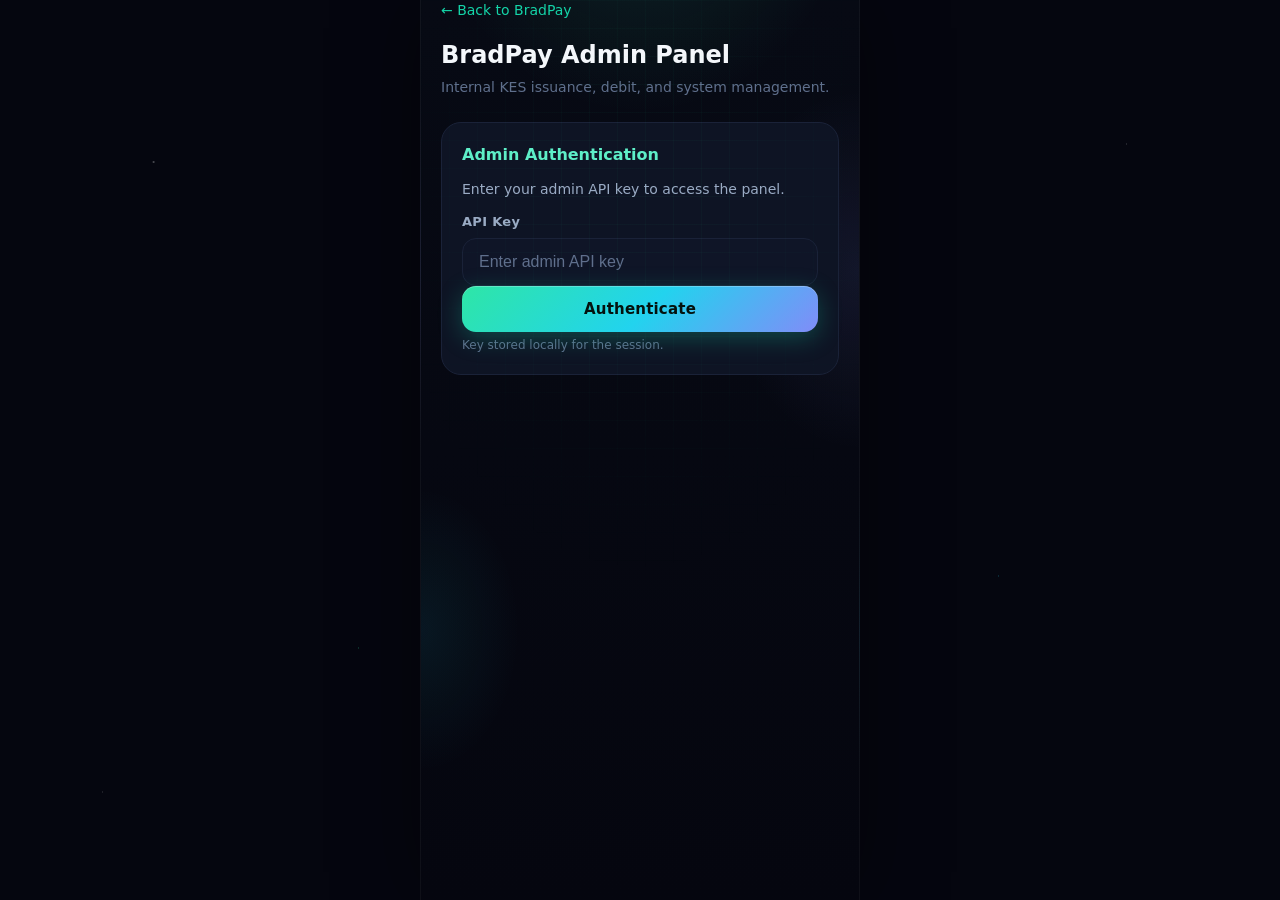
<file: admin.html>
<!DOCTYPE html>
<html lang="en">
<head>
  <meta charset="UTF-8" />
  <meta name="viewport" content="width=device-width, initial-scale=1.0, maximum-scale=1.0, user-scalable=no" />
  <meta name="theme-color" content="#0f172a" />
  <title>BradPay Admin</title>
  <link rel="stylesheet" href="/css/style.css" />
  <style>
    .admin-page { max-width: 720px; margin: 0 auto; padding: 20px; }
    .admin-page h1 { font-size: 24px; margin-bottom: 4px; }
    .admin-page .subtitle { color: var(--text3); font-size: 14px; margin-bottom: 24px; }
    .admin-page .back-link { display: inline-block; margin-bottom: 16px; color: var(--primary); text-decoration: none; font-size: 14px; }
    .admin-page .back-link:hover { text-decoration: underline; }
    .card { background: var(--bg2); border-radius: var(--radius); padding: 20px; margin-bottom: 16px; border: 1px solid var(--bg3); }
    .card h3 { font-size: 16px; margin-bottom: 12px; color: var(--primary-light); }
    .result-box { background: rgba(59,130,246,0.1); border: 1px solid rgba(59,130,246,0.3); border-radius: var(--radius-sm); padding: 16px; margin-top: 12px; font-size: 14px; white-space: pre-wrap; word-break: break-all; }
    .result-box.error { background: rgba(239,68,68,0.1); border-color: rgba(239,68,68,0.3); }
    .result-box.success { background: rgba(34,197,94,0.1); border-color: rgba(34,197,94,0.3); }
    .hidden { display: none; }
    .status-badge { display: inline-block; padding: 2px 8px; border-radius: 4px; font-size: 12px; font-weight: 600; }
    .status-badge.online { background: rgba(34,197,94,0.2); color: var(--success); }
    .status-badge.warning { background: rgba(245,158,11,0.2); color: var(--warning); }
    .status-badge.danger { background: rgba(239,68,68,0.2); color: var(--danger); }
    .key-hint { color: var(--text3); font-size: 12px; margin-top: 4px; }
    .tab-bar { display: flex; gap: 4px; margin-bottom: 20px; flex-wrap: wrap; }
    .tab { padding: 8px 16px; border-radius: var(--radius-sm); cursor: pointer; font-size: 14px; background: var(--bg2); color: var(--text2); border: 1px solid transparent; }
    .tab.active { background: var(--primary); color: #fff; border-color: var(--primary); }
    .tab:hover { border-color: var(--primary); }
    .stat-grid { display: grid; grid-template-columns: 1fr 1fr 1fr; gap: 12px; margin-bottom: 16px; }
    .stat-box { background: var(--bg2); border-radius: var(--radius-sm); padding: 16px; text-align: center; border: 1px solid var(--bg3); }
    .stat-value { font-size: 22px; font-weight: 700; color: var(--text); }
    .stat-label { font-size: 12px; color: var(--text3); margin-top: 4px; }
    .event-item, .flag-item { display: flex; justify-content: space-between; padding: 10px 0; border-bottom: 1px solid var(--bg3); font-size: 13px; }
    .event-item:last-child, .flag-item:last-child { border: none; }
    .event-type { color: var(--text2); font-size: 12px; }
    .event-severity { font-size: 11px; padding: 2px 6px; border-radius: 4px; font-weight: 600; }
    .sev-high { background: rgba(239,68,68,0.2); color: var(--danger); }
    .sev-medium { background: rgba(245,158,11,0.2); color: var(--warning); }
    .sev-low { background: rgba(59,130,246,0.2); color: var(--primary-light); }
    .sev-info { background: rgba(148,163,184,0.2); color: var(--text2); }
    .flag-score { font-weight: 700; }
    .flag-score.high { color: var(--danger); }
    .flag-score.medium { color: var(--warning); }
    .flag-actions { display: flex; gap: 6px; margin-top: 6px; }
    .flag-actions button { padding: 4px 10px; font-size: 12px; border: none; border-radius: 4px; cursor: pointer; font-weight: 600; }
    .btn-approve { background: rgba(34,197,94,0.2); color: var(--success); }
    .btn-block { background: rgba(239,68,68,0.2); color: var(--danger); }
    .modal-overlay { position: fixed; inset: 0; background: rgba(0,0,0,0.6); display: flex; align-items: center; justify-content: center; z-index: 100; }
    .modal { background: var(--bg2); border-radius: var(--radius); padding: 24px; max-width: 400px; width: 90%; }
    .modal h3 { margin-bottom: 12px; }
    .modal-actions { display: flex; gap: 8px; margin-top: 16px; justify-content: flex-end; }
    .switch { position: relative; display: inline-block; width: 44px; height: 24px; }
    .switch input { opacity: 0; width: 0; height: 0; }
    .slider { position: absolute; cursor: pointer; inset: 0; background: var(--bg3); transition: .3s; border-radius: 24px; }
    .slider:before { content: ""; position: absolute; height: 18px; width: 18px; left: 3px; bottom: 3px; background: #fff; transition: .3s; border-radius: 50%; }
    input:checked + .slider { background: var(--primary); }
    input:checked + .slider:before { transform: translateX(20px); }
  </style>
</head>
<body>
  <div class="admin-page" id="app">
    <a href="/" class="back-link">← Back to BradPay</a>
    <h1>BradPay Admin Panel</h1>
    <p class="subtitle">Internal KES issuance, debit, and system management.</p>

    <!-- Login -->
    <div id="admin-login">
      <div class="card">
        <h3>Admin Authentication</h3>
        <p style="color:var(--text2);font-size:14px;margin-bottom:12px;">Enter your admin API key to access the panel.</p>
        <div class="form-group">
          <label>API Key</label>
          <input type="password" id="admin-api-key" placeholder="Enter admin API key" autocomplete="off" />
        </div>
        <button class="btn btn-primary btn-full" id="admin-login-submit">Authenticate</button>
        <div class="key-hint">Key stored locally for the session.</div>
        <div id="admin-login-error" style="color:var(--danger);font-size:14px;margin-top:8px;display:none;"></div>
      </div>
    </div>

    <!-- Panel -->
    <div id="admin-panel" class="hidden">
      <div style="display:flex;justify-content:space-between;align-items:center;margin-bottom:16px;">
        <span class="status-badge online" id="admin-status-badge">Authenticated</span>
        <button class="btn btn-ghost btn-sm" id="admin-logout">Lock Panel</button>
      </div>

      <div class="tab-bar">
        <div class="tab active" data-tab="tab-issuance">Issuance</div>
        <div class="tab" data-tab="tab-security">BradSec</div>
      </div>

      <div id="tab-issuance" class="tab-panel">
        <div class="card">
          <h3>Credit User (Deposit KES)</h3>
          <p style="color:var(--text2);font-size:14px;margin-bottom:12px;">Add KES to a user's balance. This is internal issuance — not backed by M-PESA.</p>
          <div class="form-group">
            <label>User UID (Firebase UID)</label>
            <input type="text" id="credit-uid" placeholder="Firebase UID" autocomplete="off" />
          </div>
          <div class="form-group">
            <label>Amount (KES)</label>
            <input type="number" id="credit-amount" placeholder="e.g. 1000" min="1" step="1" inputmode="numeric" />
          </div>
          <div class="form-group">
            <label>Note (optional)</label>
            <input type="text" id="credit-note" placeholder="Admin credit" />
          </div>
          <button class="btn btn-primary btn-full" id="credit-submit">Credit User</button>
          <div id="credit-result" class="hidden"></div>
        </div>

        <div class="card">
          <h3>Debit User (Withdraw KES)</h3>
          <p style="color:var(--text2);font-size:14px;margin-bottom:12px;">Remove KES from a user's balance.</p>
          <div class="form-group">
            <label>User UID (Firebase UID)</label>
            <input type="text" id="debit-uid" placeholder="Firebase UID" autocomplete="off" />
          </div>
          <div class="form-group">
            <label>Amount (KES)</label>
            <input type="number" id="debit-amount" placeholder="e.g. 500" min="1" step="1" inputmode="numeric" />
          </div>
          <div class="form-group">
            <label>Note (optional)</label>
            <input type="text" id="debit-note" placeholder="Admin debit" />
          </div>
          <button class="btn btn-danger btn-full" id="debit-submit">Debit User</button>
          <div id="debit-result" class="hidden"></div>
        </div>
      </div>

      <div id="tab-security" class="tab-panel hidden">
        <div id="sec-loading" style="text-align:center;padding:40px;color:var(--text2);">Loading BradSec dashboard...</div>

        <div id="sec-content" class="hidden">
          <div class="stat-grid">
            <div class="stat-box">
              <div class="stat-value" id="sec-high-events">0</div>
              <div class="stat-label">High-Severity Events (24h)</div>
            </div>
            <div class="stat-box">
              <div class="stat-value" id="sec-total-events">0</div>
              <div class="stat-label">Total Events (24h)</div>
            </div>
            <div class="stat-box">
              <div class="stat-value" id="sec-open-flags">0</div>
              <div class="stat-label">Open Flags</div>
            </div>
          </div>

          <div class="card" id="sec-settings-card">
            <h3>Auto-Block Configuration</h3>
            <div style="display:flex;align-items:center;gap:12px;margin-bottom:12px;">
              <label style="font-size:14px;color:var(--text2);">Auto-block flagged transactions</label>
              <label class="switch">
                <input type="checkbox" id="auto-block-toggle" />
                <span class="slider round"></span>
              </label>
            </div>
            <div class="form-group">
              <label>Auto-block threshold (score 0–100)</label>
              <div style="display:flex;gap:12px;align-items:center;">
                <input type="range" id="auto-block-threshold" min="0" max="100" value="60" style="flex:1;" />
                <span id="auto-block-threshold-val" style="font-size:14px;font-weight:700;min-width:32px;text-align:center;">60</span>
              </div>
            </div>
            <button class="btn btn-primary btn-full" id="auto-block-save">Save Settings</button>
            <div id="auto-block-result" class="hidden" style="margin-top:8px;"></div>
          </div>

          <div class="card">
            <h3>Flagged Transactions</h3>
            <div id="sec-flags"><p style="color:var(--text2);font-size:14px;">None open.</p></div>
          </div>

          <div class="card">
            <h3>Recent Security Events</h3>
            <div id="sec-events"><p style="color:var(--text2);font-size:14px;">Loading...</p></div>
          </div>
        </div>
      </div>
    </div>
  </div>

  <div id="toast-container"></div>

  <script>
    const $ = (id) => document.getElementById(id);
    const API_BASE = "/api";

    function showToast(msg, type = "info") {
      const c = document.getElementById("toast-container");
      const t = document.createElement("div");
      t.className = `toast ${type}`;
      t.textContent = msg;
      c.appendChild(t);
      setTimeout(() => t.remove(), 3500);
    }

    function setLoading(el, loading) {
      if (loading) { el.disabled = true; el.dataset.text = el.textContent; el.textContent = "Processing..."; }
      else { el.disabled = false; el.textContent = el.dataset.text || el.textContent; }
    }

    function escapeHtml(s) { if (!s) return ""; const d = document.createElement("div"); d.textContent = s; return d.innerHTML; }

    function formatKES(cents) {
      return "KES " + (cents / 100).toLocaleString("en-KE", { minimumFractionDigits: 2, maximumFractionDigits: 2 });
    }

    function showResult(el, data) {
      el.classList.remove("hidden", "error", "success");
      if (data.error) {
        el.className = "result-box error";
        el.textContent = `Error: ${data.error}`;
      } else {
        el.className = "result-box success";
        el.textContent = JSON.stringify(data, null, 2);
      }
    }

    async function adminFetch(path, opts = {}) {
      const apiKey = localStorage.getItem("admin_api_key");
      const resp = await fetch(`${API_BASE}${path}`, {
        ...opts,
        headers: { "Content-Type": "application/json", Authorization: `Bearer ${apiKey}`, ...opts.headers },
        body: opts.body ? JSON.stringify(opts.body) : undefined,
      });
      return resp.json();
    }

    // ── Auth state ──
    function checkAuth() {
      const key = localStorage.getItem("admin_api_key");
      if (key) {
        $("admin-login").classList.add("hidden");
        $("admin-panel").classList.remove("hidden");
      }
    }

    $("admin-login-submit").onclick = async () => {
      const key = $("admin-api-key").value.trim();
      if (!key) { $("admin-login-error").style.display = "block"; $("admin-login-error").textContent = "API key is required"; return; }
      localStorage.setItem("admin_api_key", key);
      const data = await adminFetch("/admin/credit", {
        method: "POST",
        body: { uid: "test", amount: 1 },
      });
      if (data.error && data.error.includes("Invalid admin key")) {
        localStorage.removeItem("admin_api_key");
        $("admin-login-error").style.display = "block";
        $("admin-login-error").textContent = "Invalid API key";
        return;
      }
      $("admin-login-error").style.display = "none";
      showToast("Authenticated successfully", "success");
      checkAuth();
    };

    $("admin-logout").onclick = () => {
      localStorage.removeItem("admin_api_key");
      $("admin-panel").classList.add("hidden");
      $("admin-login").classList.remove("hidden");
      $("admin-api-key").value = "";
      showToast("Panel locked", "info");
    };

    // ── Credit ──
    $("credit-submit").onclick = async () => {
      const uid = $("credit-uid").value.trim();
      const amountStr = $("credit-amount").value;
      const note = $("credit-note").value.trim() || "Admin credit";
      if (!uid || !amountStr) { showToast("UID and amount are required", "error"); return; }
      const amount = Math.round(parseFloat(amountStr) * 100);
      setLoading($("credit-submit"), true);
      const data = await adminFetch("/admin/credit", { method: "POST", body: { uid, amount, note } });
      setLoading($("credit-submit"), false);
      showResult($("credit-result"), data);
      if (!data.error) {
        showToast(`Credited ${formatKES(amount)}`, "success");
        $("credit-uid").value = ""; $("credit-amount").value = ""; $("credit-note").value = "";
      }
    };

    // ── Debit ──
    $("debit-submit").onclick = async () => {
      const uid = $("debit-uid").value.trim();
      const amountStr = $("debit-amount").value;
      const note = $("debit-note").value.trim() || "Admin debit";
      if (!uid || !amountStr) { showToast("UID and amount are required", "error"); return; }
      const amount = Math.round(parseFloat(amountStr) * 100);
      setLoading($("debit-submit"), true);
      const data = await adminFetch("/admin/debit", { method: "POST", body: { uid, amount, note } });
      setLoading($("debit-submit"), false);
      showResult($("debit-result"), data);
      if (!data.error) {
        showToast(`Debited ${formatKES(amount)}`, "success");
        $("debit-uid").value = ""; $("debit-amount").value = ""; $("debit-note").value = "";
      }
    };

    // ── Allow Enter key to submit ──
    $("admin-api-key").addEventListener("keydown", (e) => { if (e.key === "Enter") $("admin-login-submit").click(); });

    // ── Tab switching ──
    document.querySelectorAll(".tab").forEach(tab => {
      tab.onclick = () => {
        document.querySelectorAll(".tab").forEach(t => t.classList.remove("active"));
        tab.classList.add("active");
        document.querySelectorAll(".tab-panel").forEach(p => p.classList.add("hidden"));
        const panel = document.getElementById(tab.dataset.tab);
        panel.classList.remove("hidden");
        if (tab.dataset.tab === "tab-security") loadSecurityDashboard();
      };
    });

    // ── BradSec Dashboard ──
    async function loadSecurityDashboard() {
      $("sec-loading").classList.remove("hidden");
      $("sec-content").classList.add("hidden");
      try {
        const data = await adminFetch("/security/dashboard?limit=30");
        if (data.error) { $("sec-loading").textContent = "Error: " + data.error; return; }
        $("sec-high-events").textContent = data.summary.high_severity_24h;
        $("sec-total-events").textContent = data.summary.total_events_24h;
        $("sec-open-flags").textContent = data.summary.open_flags;
        renderFlags(data.open_flags || []);
        renderEvents(data.recent_events || []);
        $("sec-loading").classList.add("hidden");
        $("sec-content").classList.remove("hidden");
      } catch (e) {
        $("sec-loading").textContent = "Failed to load BradSec dashboard";
      }
    }

    function severityClass(sev) {
      return "sev-" + (sev || "info");
    }

    function renderFlags(flags) {
      const el = $("sec-flags");
      if (!flags.length) { el.innerHTML = '<p style="color:var(--text2);font-size:14px;">No flagged transactions.</p>'; return; }
      el.innerHTML = flags.map(f => {
        const scoreClass = f.score >= 60 ? "high" : f.score >= 40 ? "medium" : "";
        return `
          <div class="flag-item">
            <div>
              <div><strong>${escapeHtml(f.tx_ref)}</strong> <span class="flag-score ${scoreClass}">(${f.score})</span></div>
              <div class="event-type">${escapeHtml(f.sender_uid || "?")} → ${escapeHtml(f.recipient_uid || "?")} · KES ${(f.amount/100).toFixed(2)}</div>
              ${f.rules_triggered ? '<div class="event-type">' + JSON.parse(f.rules_triggered).join(" · ") + '</div>' : ""}
              <div class="flag-actions">
                <button class="btn-approve" onclick="resolveFlag(${f.id},'approved')">✓ Approve</button>
                <button class="btn-block" onclick="resolveFlag(${f.id},'blocked')">✗ Block</button>
              </div>
            </div>
            <span style="font-size:11px;color:var(--text3);">${f.created_at ? new Date(f.created_at).toLocaleString() : ""}</span>
          </div>
        `;
      }).join("");
    }

    function renderEvents(events) {
      const el = $("sec-events");
      if (!events.length) { el.innerHTML = '<p style="color:var(--text2);font-size:14px;">No recent events.</p>'; return; }
      el.innerHTML = events.map(e => `
        <div class="event-item">
          <div>
            <div><span class="event-severity ${severityClass(e.severity)}">${e.severity}</span> ${escapeHtml(e.event_type)}</div>
            <div class="event-type">${escapeHtml(e.uid || "")} · ${e.created_at ? new Date(e.created_at).toLocaleString() : ""}</div>
          </div>
        </div>
      `).join("");
    }

    window.resolveFlag = async (flagId, resolution) => {
      const note = prompt(`Enter note for ${resolution} reason:`, "");
      if (note === null) return;
      setLoading($("sec-open-flags"), true);
      const data = await adminFetch(`/security/flags/${flagId}/resolve`, {
        method: "POST", body: { resolution, note },
      });
      if (data.error) { showToast(data.error, "error"); return; }
      showToast(`Flag #${flagId} ${resolution}`, "success");
      loadSecurityDashboard();
    };

    // ── Auto-Block Settings ──
    $("auto-block-threshold").addEventListener("input", () => {
      $("auto-block-threshold-val").textContent = $("auto-block-threshold").value;
    });

    async function loadAutoBlockSettings() {
      try {
        const data = await adminFetch("/security/settings");
        if (data.error) return;
        $("auto-block-toggle").checked = !!data.auto_block_enabled;
        $("auto-block-threshold").value = data.auto_block_threshold || 60;
        $("auto-block-threshold-val").textContent = $("auto-block-threshold").value;
      } catch (e) { /* settings card will just show defaults */ }
    }

    $("auto-block-save").onclick = async () => {
      const enabled = $("auto-block-toggle").checked;
      const threshold = parseInt($("auto-block-threshold").value, 10);
      setLoading($("auto-block-save"), true);
      const data = await adminFetch("/security/settings", {
        method: "POST",
        body: { auto_block_enabled: enabled, auto_block_threshold: threshold },
      });
      setLoading($("auto-block-save"), false);
      const el = $("auto-block-result");
      el.classList.remove("hidden", "error", "success");
      if (data.error) {
        el.className = "result-box error";
        el.textContent = "Error: " + data.error;
      } else {
        el.className = "result-box success";
        el.textContent = "Settings saved";
        showToast("Auto-block settings saved", "success");
      }
      setTimeout(() => { el.classList.add("hidden"); }, 3000);
    };

    // Override loadSecurityDashboard to also load settings
    const _origLoadSec = loadSecurityDashboard;
    loadSecurityDashboard = function() {
      _origLoadSec();
      loadAutoBlockSettings();
    };

    // ── Init ──
    checkAuth();
  </script>
</body>
</html>
</file>
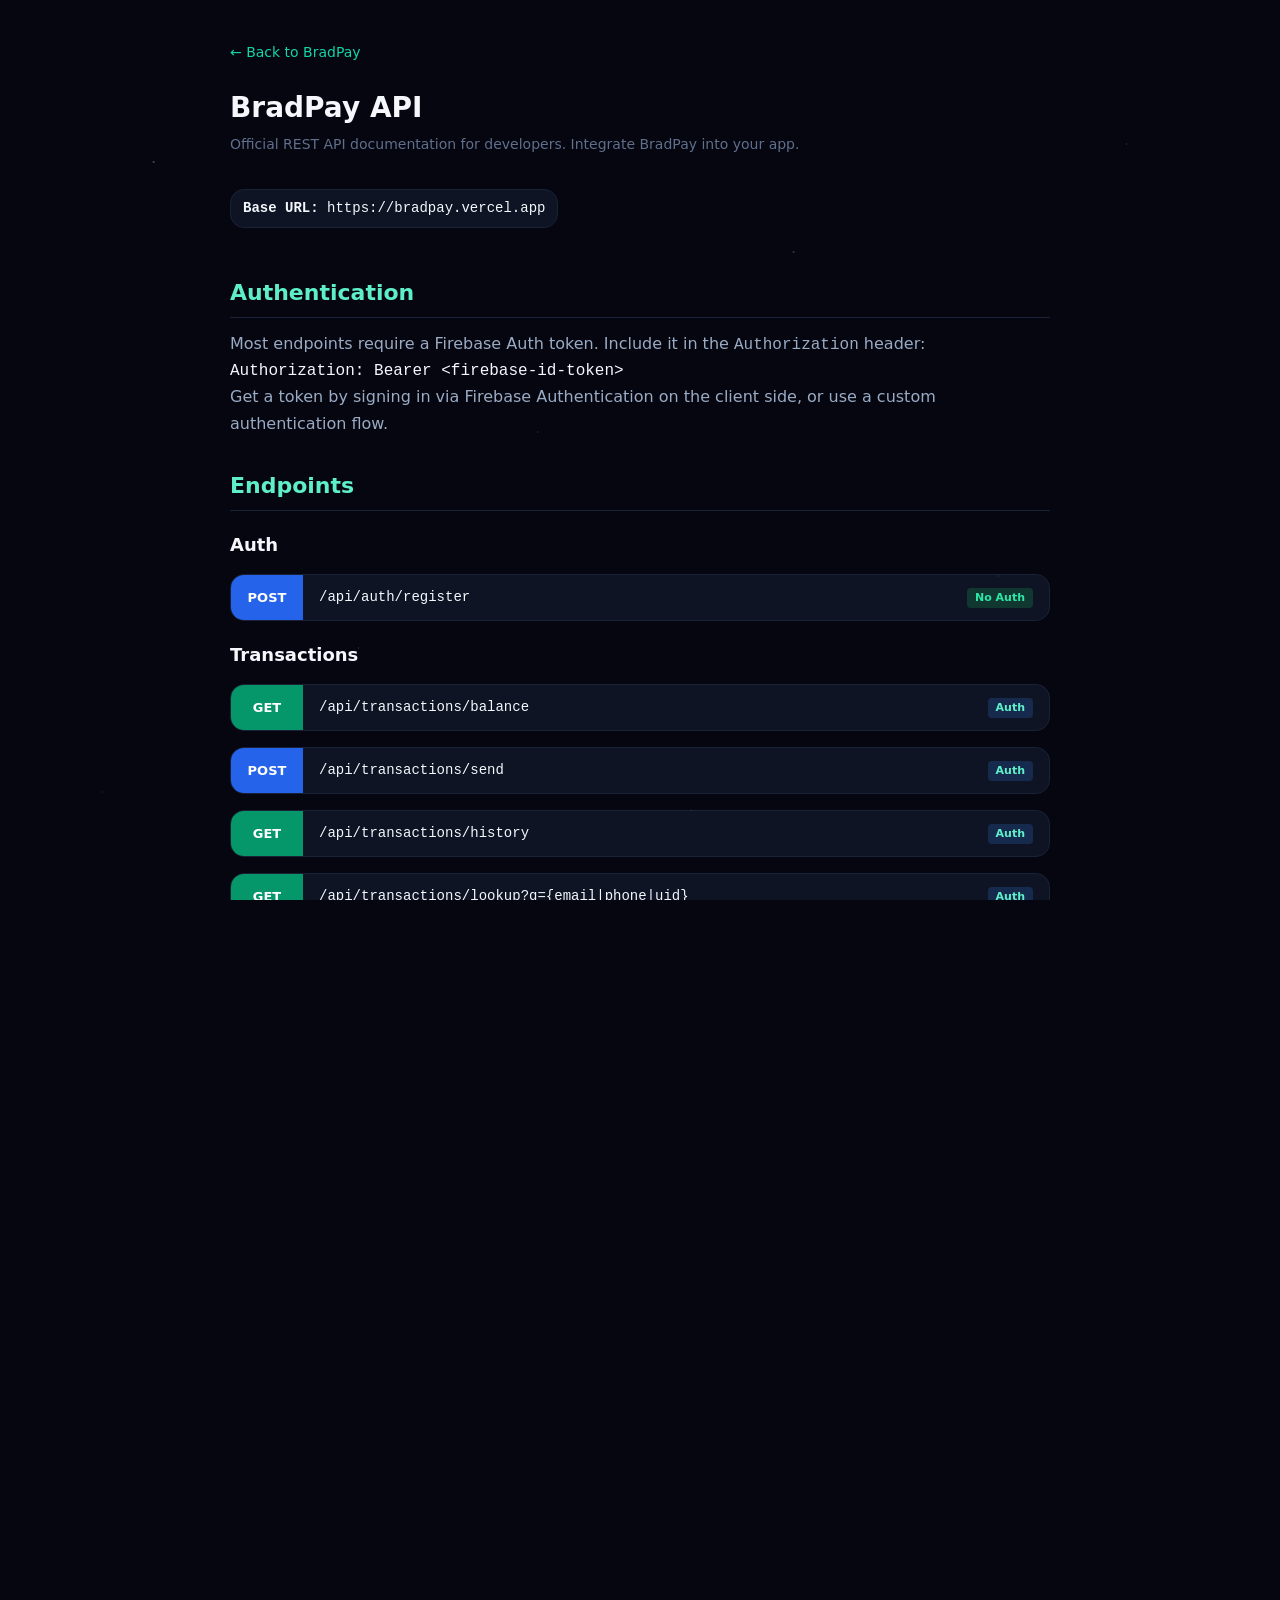
<file: developers.html>
<!DOCTYPE html>
<html lang="en">
<head>
  <meta charset="UTF-8" />
  <meta name="viewport" content="width=device-width, initial-scale=1.0" />
  <meta name="theme-color" content="#0f172a" />
  <title>API Docs — BradPay Developers</title>
  <link rel="stylesheet" href="/css/style.css" />
  <style>
    .api-page { max-width: 860px; margin: 0 auto; padding: 40px 20px; }
    .api-page h1 { font-size: 28px; margin-bottom: 4px; }
    .api-page .subtitle { color: var(--text3); font-size: 14px; margin-bottom: 32px; }
    .api-page h2 { font-size: 22px; margin: 32px 0 12px; color: var(--primary-light); border-bottom: 1px solid var(--bg3); padding-bottom: 8px; }
    .api-page h3 { font-size: 18px; margin: 20px 0 8px; }
    .api-page p, .api-page li { color: var(--text2); line-height: 1.7; }
    .api-page ul { padding-left: 20px; }
    .api-page .back-link { display: inline-block; margin-bottom: 24px; color: var(--primary); text-decoration: none; font-size: 14px; }
    .api-page .back-link:hover { text-decoration: underline; }
    .endpoint { background: var(--bg2); border-radius: var(--radius-sm); margin: 16px 0; overflow: hidden; border: 1px solid var(--bg3); }
    .endpoint-head { display: flex; align-items: stretch; }
    .endpoint-method { padding: 12px 16px; font-weight: 700; font-size: 13px; display: flex; align-items: center; min-width: 72px; justify-content: center; }
    .method-get { background: #059669; color: #fff; }
    .method-post { background: #2563eb; color: #fff; }
    .method-put { background: #d97706; color: #fff; }
    .method-delete { background: #dc2626; color: #fff; }
    .endpoint-path { padding: 12px 16px; font-family: 'SF Mono','Fira Code',monospace; font-size: 14px; flex: 1; display: flex; align-items: center; color: var(--text); }
    .endpoint-auth { padding: 12px 16px; font-size: 12px; display: flex; align-items: center; color: var(--text3); white-space: nowrap; }
    .endpoint-body { padding: 16px; border-top: 1px solid var(--bg3); display: none; }
    .endpoint-body.open { display: block; }
    .endpoint-toggle { cursor: pointer; }
    .endpoint-body h4 { color: var(--text2); font-size: 13px; margin: 12px 0 6px; }
    .endpoint-body pre { background: #0a0f1e; padding: 12px; border-radius: 6px; font-size: 13px; overflow-x: auto; color: #e2e8f0; font-family: 'SF Mono','Fira Code',monospace; line-height: 1.6; }
    .endpoint-body .param-table { width: 100%; border-collapse: collapse; font-size: 13px; }
    .endpoint-body .param-table th { text-align: left; color: var(--text3); padding: 6px 8px; border-bottom: 1px solid var(--bg3); font-weight: 600; }
    .endpoint-body .param-table td { padding: 6px 8px; border-bottom: 1px solid var(--bg3); color: var(--text2); }
    .endpoint-body .param-table .required { color: var(--danger); }
    .endpoint-body .param-table .type { color: var(--primary-light); }
    .badge { display: inline-block; padding: 2px 8px; border-radius: 4px; font-size: 11px; font-weight: 600; margin-left: 6px; }
    .badge-auth { background: rgba(59,130,246,0.2); color: var(--primary-light); }
    .badge-noauth { background: rgba(34,197,94,0.2); color: var(--success); }
    .base-url { background: var(--bg2); padding: 8px 12px; border-radius: var(--radius-sm); font-family: monospace; font-size: 14px; display: inline-block; margin-bottom: 16px; border: 1px solid var(--bg3); }
  </style>
</head>
<body>
  <div class="api-page">
    <a href="/" class="back-link">← Back to BradPay</a>
    <h1>BradPay API</h1>
    <p class="subtitle">Official REST API documentation for developers. Integrate BradPay into your app.</p>

    <div class="base-url"><strong>Base URL:</strong> https://bradpay.vercel.app</div>

    <h2>Authentication</h2>
    <p>Most endpoints require a Firebase Auth token. Include it in the <code>Authorization</code> header:</p>
    <pre>Authorization: Bearer &lt;firebase-id-token&gt;</pre>
    <p>Get a token by signing in via Firebase Authentication on the client side, or use a custom authentication flow.</p>

    <h2>Endpoints</h2>

    <!-- Auth -->
    <h3>Auth</h3>

    <div class="endpoint">
      <div class="endpoint-head endpoint-toggle" onclick="this.nextElementSibling.classList.toggle('open')">
        <div class="endpoint-method method-post">POST</div>
        <div class="endpoint-path">/api/auth/register</div>
        <div class="endpoint-auth"><span class="badge badge-noauth">No Auth</span></div>
      </div>
      <div class="endpoint-body">
        <p>Register a new BradPay wallet. Requires Firebase Auth token in header.</p>
        <h4>Request Body</h4>
        <table class="param-table">
          <tr><th>Field</th><th>Type</th><th></th><th>Description</th></tr>
          <tr><td>pin</td><td class="type">string</td><td class="required">required</td><td>4-6 digit transaction PIN</td></tr>
          <tr><td>name</td><td class="type">string</td><td></td><td>Display name</td></tr>
          <tr><td>phone</td><td class="type">string</td><td></td><td>Phone number (254 format)</td></tr>
        </table>
        <h4>Response 201</h4>
        <pre>{
  "uid": "abc123...",
  "displayName": "John Doe",
  "phone": "254712345678",
  "balance": 0
}</pre>
      </div>
    </div>

    <!-- Transactions -->
    <h3>Transactions</h3>

    <div class="endpoint">
      <div class="endpoint-head endpoint-toggle" onclick="this.nextElementSibling.classList.toggle('open')">
        <div class="endpoint-method method-get">GET</div>
        <div class="endpoint-path">/api/transactions/balance</div>
        <div class="endpoint-auth"><span class="badge badge-auth">Auth</span></div>
      </div>
      <div class="endpoint-body">
        <p>Get the current user's KES balance (in cents, so 5000 = KES 50.00).</p>
        <h4>Response 200</h4>
        <pre>{
  "balance": 100000
}</pre>
      </div>
    </div>

    <div class="endpoint">
      <div class="endpoint-head endpoint-toggle" onclick="this.nextElementSibling.classList.toggle('open')">
        <div class="endpoint-method method-post">POST</div>
        <div class="endpoint-path">/api/transactions/send</div>
        <div class="endpoint-auth"><span class="badge badge-auth">Auth</span></div>
      </div>
      <div class="endpoint-body">
        <p>Send KES to another BradPay user. Amount is in cents.</p>
        <h4>Request Body</h4>
        <table class="param-table">
          <tr><th>Field</th><th>Type</th><th></th><th>Description</th></tr>
          <tr><td>recipient_uid</td><td class="type">string</td><td class="required">required</td><td>Recipient's Firebase UID</td></tr>
          <tr><td>amount</td><td class="type">integer</td><td class="required">required</td><td>Amount in KES cents</td></tr>
          <tr><td>pin</td><td class="type">string</td><td class="required">required</td><td>Your transaction PIN</td></tr>
          <tr><td>note</td><td class="type">string</td><td></td><td>Optional note</td></tr>
        </table>
        <h4>Response 200</h4>
        <pre>{
  "message": "Transaction successful",
  "tx_ref": "TX-abc123",
  "balance": 95000
}</pre>
      </div>
    </div>

    <div class="endpoint">
      <div class="endpoint-head endpoint-toggle" onclick="this.nextElementSibling.classList.toggle('open')">
        <div class="endpoint-method method-get">GET</div>
        <div class="endpoint-path">/api/transactions/history</div>
        <div class="endpoint-auth"><span class="badge badge-auth">Auth</span></div>
      </div>
      <div class="endpoint-body">
        <p>Get the user's recent transaction history.</p>
        <h4>Response 200</h4>
        <pre>{
  "transactions": [
    {
      "id": 1,
      "tx_ref": "TX-abc123",
      "sender_uid": "...",
      "recipient_uid": "...",
      "amount": 50000,
      "fee": 0,
      "status": "completed",
      "created_at": "2026-06-28T12:00:00Z"
    }
  ]
}</pre>
      </div>
    </div>

    <div class="endpoint">
      <div class="endpoint-head endpoint-toggle" onclick="this.nextElementSibling.classList.toggle('open')">
        <div class="endpoint-method method-get">GET</div>
        <div class="endpoint-path">/api/transactions/lookup?q={email|phone|uid}</div>
        <div class="endpoint-auth"><span class="badge badge-auth">Auth</span></div>
      </div>
      <div class="endpoint-body">
        <p>Look up a user by email, phone number, or UID.</p>
        <h4>Query Parameters</h4>
        <table class="param-table">
          <tr><th>Field</th><th>Type</th><th></th><th>Description</th></tr>
          <tr><td>q</td><td class="type">string</td><td class="required">required</td><td>Email, phone (254 format), or UID</td></tr>
        </table>
        <h4>Response 200</h4>
        <pre>{
  "uid": "abc123...",
  "displayName": "John Doe",
  "email": "john@example.com",
  "phone": "254712345678"
}</pre>
      </div>
    </div>

    <!-- M-PESA Daraja -->
    <h3>M-PESA Daraja</h3>

    <div class="endpoint">
      <div class="endpoint-head endpoint-toggle" onclick="this.nextElementSibling.classList.toggle('open')">
        <div class="endpoint-method method-post">POST</div>
        <div class="endpoint-path">/api/daraja/stkpush</div>
        <div class="endpoint-auth"><span class="badge badge-auth">Auth</span></div>
      </div>
      <div class="endpoint-body">
        <p>Initiate an M-PESA STK Push to deposit funds. Sends a payment prompt to the user's phone.</p>
        <h4>Request Body</h4>
        <table class="param-table">
          <tr><th>Field</th><th>Type</th><th></th><th>Description</th></tr>
          <tr><td>amount</td><td class="type">integer</td><td class="required">required</td><td>Amount in KES cents (min 100)</td></tr>
          <tr><td>phone</td><td class="type">string</td><td class="required">required</td><td>Phone in 254 format (e.g. 254712345678)</td></tr>
        </table>
        <h4>Response 200</h4>
        <pre>{
  "checkout_id": "ws_CO_280620261200000000",
  "message": "STK Push sent. Check your phone to complete payment."
}</pre>
      </div>
    </div>

    <div class="endpoint">
      <div class="endpoint-head endpoint-toggle" onclick="this.nextElementSibling.classList.toggle('open')">
        <div class="endpoint-method method-post">POST</div>
        <div class="endpoint-path">/api/daraja/callback</div>
        <div class="endpoint-auth"><span class="badge badge-noauth">No Auth</span></div>
      </div>
      <div class="endpoint-body">
        <p>Safaricom calls this endpoint after a customer completes (or fails) the STK Push. This endpoint credits the user's balance on success.</p>
        <p class="subtitle" style="margin-top:8px;">Handled automatically — no developer action needed.</p>
      </div>
    </div>

    <div class="endpoint">
      <div class="endpoint-head endpoint-toggle" onclick="this.nextElementSibling.classList.toggle('open')">
        <div class="endpoint-method method-post">POST</div>
        <div class="endpoint-path">/api/daraja/b2c</div>
        <div class="endpoint-auth"><span class="badge badge-auth">Auth</span></div>
      </div>
      <div class="endpoint-body">
        <p>Withdraw funds from BradPay to the user's M-PESA account (Business to Customer).</p>
        <h4>Request Body</h4>
        <table class="param-table">
          <tr><th>Field</th><th>Type</th><th></th><th>Description</th></tr>
          <tr><td>amount</td><td class="type">integer</td><td class="required">required</td><td>Amount in KES cents (min 100)</td></tr>
          <tr><td>phone</td><td class="type">string</td><td class="required">required</td><td>Phone in 254 format</td></tr>
        </table>
        <h4>Response 200</h4>
        <pre>{
  "conversation_id": "AG_28062026_000000",
  "message": "Withdrawal initiated. Funds will be sent to your M-PESA."
}</pre>
      </div>
    </div>

    <!-- Ledger -->
    <h3>BradLedger Blockchain</h3>

    <div class="endpoint">
      <div class="endpoint-head endpoint-toggle" onclick="this.nextElementSibling.classList.toggle('open')">
        <div class="endpoint-method method-get">GET</div>
        <div class="endpoint-path">/api/ledger/status</div>
        <div class="endpoint-auth"><span class="badge badge-noauth">No Auth</span></div>
      </div>
      <div class="endpoint-body">
        <p>Get the current blockchain status.</p>
        <h4>Response 200</h4>
        <pre>{
  "blocks": 42,
  "valid": true,
  "difficulty": 4,
  "last_block_hash": "0000abc...",
  "pending_transactions": 3
}</pre>
      </div>
    </div>

    <div class="endpoint">
      <div class="endpoint-head endpoint-toggle" onclick="this.nextElementSibling.classList.toggle('open')">
        <div class="endpoint-method method-get">GET</div>
        <div class="endpoint-path">/api/ledger/chain?per_page=20&page=1</div>
        <div class="endpoint-auth"><span class="badge badge-noauth">No Auth</span></div>
      </div>
      <div class="endpoint-body">
        <p>View the full blockchain with pagination.</p>
        <h4>Response 200</h4>
        <pre>{
  "chain": [
    {
      "index": 0,
      "timestamp": "2026-01-01T00:00:00",
      "transactions": [],
      "previous_hash": "0",
      "hash": "0000...",
      "nonce": 0
    }
  ],
  "total_blocks": 42,
  "page": 1,
  "per_page": 20
}</pre>
      </div>
    </div>

    <div class="endpoint">
      <div class="endpoint-head endpoint-toggle" onclick="this.nextElementSibling.classList.toggle('open')">
        <div class="endpoint-method method-get">GET</div>
        <div class="endpoint-path">/api/ledger/block/{index}</div>
        <div class="endpoint-auth"><span class="badge badge-noauth">No Auth</span></div>
      </div>
      <div class="endpoint-body">
        <p>Get a specific block by index number.</p>
        <h4>Response 200</h4>
        <pre>{
  "block": { "index": 1, "hash": "...", "transactions": [...] }
}</pre>
      </div>
    </div>

    <!-- Trade -->
    <h3>BradTrade Exchange</h3>

    <div class="endpoint">
      <div class="endpoint-head endpoint-toggle" onclick="this.nextElementSibling.classList.toggle('open')">
        <div class="endpoint-method method-get">GET</div>
        <div class="endpoint-path">/api/trade/orderbook</div>
        <div class="endpoint-auth"><span class="badge badge-noauth">No Auth</span></div>
      </div>
      <div class="endpoint-body">
        <p>Get the current buy/sell order book.</p>
        <h4>Response 200</h4>
        <pre>{
  "bids": [["50.00", "10000"], ...],
  "asks": [["60.00", "5000"], ...]
}</pre>
      </div>
    </div>

    <div class="endpoint">
      <div class="endpoint-head endpoint-toggle" onclick="this.nextElementSibling.classList.toggle('open')">
        <div class="endpoint-method method-post">POST</div>
        <div class="endpoint-path">/api/trade/orders</div>
        <div class="endpoint-auth"><span class="badge badge-auth">Auth</span></div>
      </div>
      <div class="endpoint-body">
        <p>Place a new buy or sell order.</p>
        <h4>Request Body</h4>
        <table class="param-table">
          <tr><th>Field</th><th>Type</th><th></th><th>Description</th></tr>
          <tr><td>type</td><td class="type">string</td><td class="required">required</td><td>"buy" or "sell"</td></tr>
          <tr><td>price</td><td class="type">integer</td><td class="required">required</td><td>Price in cents per KES</td></tr>
          <tr><td>amount</td><td class="type">integer</td><td class="required">required</td><td>Amount in cents</td></tr>
        </table>
        <h4>Response 201</h4>
        <pre>{
  "message": "Order placed",
  "order": { "id": 1, "type": "buy", "price": 5000, "amount": 10000, "status": "open" }
}</pre>
      </div>
    </div>

    <!-- USSD -->
    <h3>BradUSSD</h3>

    <div class="endpoint">
      <div class="endpoint-head endpoint-toggle" onclick="this.nextElementSibling.classList.toggle('open')">
        <div class="endpoint-method method-post">POST</div>
        <div class="endpoint-path">/api/ussd/callback</div>
        <div class="endpoint-auth"><span class="badge badge-noauth">No Auth</span></div>
      </div>
      <div class="endpoint-body">
        <p>Africa's Talking-compatible USSD callback. The USSD gateway sends user input here and we return the next menu screen.</p>
        <h4>Request Body</h4>
        <table class="param-table">
          <tr><th>Field</th><th>Type</th><th>Description</th></tr>
          <tr><td>sessionId</td><td class="type">string</td><td>USSD session ID</td></tr>
          <tr><td>phoneNumber</td><td class="type">string</td><td>Caller's phone number (e.g. +254712345678)</td></tr>
          <tr><td>text</td><td class="type">string</td><td>User input so far, * separated</td></tr>
          <tr><td>serviceCode</td><td class="type">string</td><td>The USSD code dialed</td></tr>
        </table>
        <h4>Response 200</h4>
        <pre>{
  "response": "CON BradPay\n1. Check Balance\n2. Send Money"
}</pre>
        <p><code>CON</code> continues the session, <code>END</code> ends it.</p>
      </div>
    </div>

    <h2>Errors</h2>
    <p>All endpoints return standard HTTP status codes:</p>
    <ul>
      <li><strong>200</strong> — Success</li>
      <li><strong>201</strong> — Created (resource created)</li>
      <li><strong>400</strong> — Bad Request (missing or invalid fields)</li>
      <li><strong>401</strong> — Unauthorized (missing/invalid auth token)</li>
      <li><strong>404</strong> — Not Found</li>
      <li><strong>502</strong> — Bad Gateway (upstream API failure, e.g. M-PESA)</li>
    </ul>
    <p>Error responses follow the format:</p>
    <pre>{
  "error": "Description of what went wrong"
}</pre>

    <h2>Data Formats</h2>
    <ul>
      <li><strong>Amounts:</strong> All monetary values are in KES <strong>cents</strong> (1 KES = 100 cents). Divide by 100 for display.</li>
      <li><strong>Phone Numbers:</strong> International format without leading + (e.g. 254712345678).</li>
      <li><strong>Timestamps:</strong> ISO 8601 format (e.g. 2026-06-28T12:00:00Z).</li>
    </ul>

    <h2>Rate Limits</h2>
    <p>Public endpoints are rate-limited to 60 requests per minute per IP. Authenticated endpoints allow 300 requests per minute.</p>

    <h2>Support</h2>
    <p>For API support, contact <a href="mailto:api@bradpay.co.ke" style="color:var(--primary)">api@bradpay.co.ke</a>.</p>
  </div>

  <script>
    // Toggle endpoint details
    document.querySelectorAll('.endpoint-toggle').forEach(el => {
      el.style.cursor = 'pointer';
      el.addEventListener('click', () => {
        const body = el.nextElementSibling;
        body.classList.toggle('open');
      });
    });
  </script>
</body>
</html>
</file>
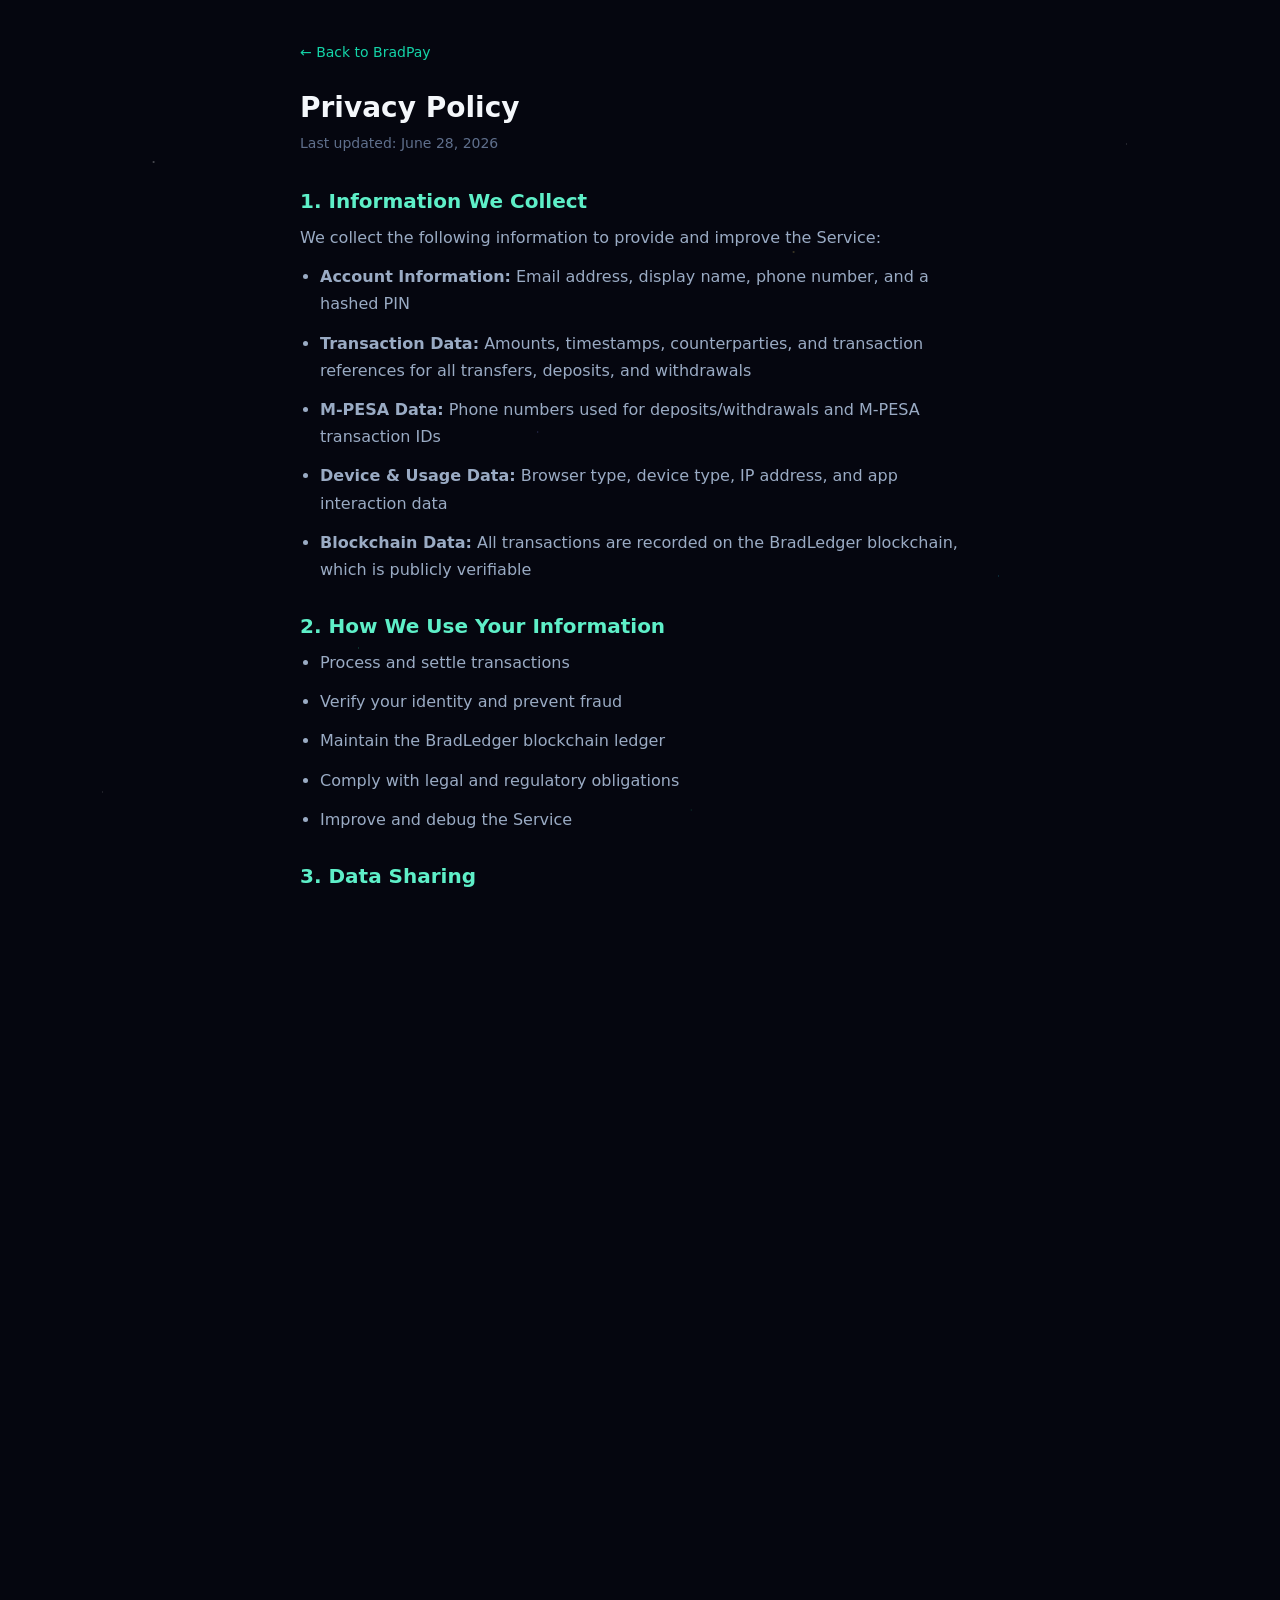
<file: privacy.html>
<!DOCTYPE html>
<html lang="en">
<head>
  <meta charset="UTF-8" />
  <meta name="viewport" content="width=device-width, initial-scale=1.0" />
  <meta name="theme-color" content="#0f172a" />
  <title>Privacy Policy — BradPay</title>
  <link rel="stylesheet" href="/css/style.css" />
  <style>
    .legal-page { max-width: 720px; margin: 0 auto; padding: 40px 20px; }
    .legal-page h1 { font-size: 28px; margin-bottom: 4px; }
    .legal-page .updated { color: var(--text3); font-size: 14px; margin-bottom: 32px; }
    .legal-page h2 { font-size: 20px; margin: 28px 0 8px; color: var(--primary-light); }
    .legal-page p, .legal-page li { color: var(--text2); line-height: 1.7; margin-bottom: 12px; }
    .legal-page ul { padding-left: 20px; }
    .legal-page .back-link { display: inline-block; margin-bottom: 24px; color: var(--primary); text-decoration: none; font-size: 14px; }
    .legal-page .back-link:hover { text-decoration: underline; }
  </style>
</head>
<body>
  <div class="legal-page">
    <a href="/" class="back-link">← Back to BradPay</a>
    <h1>Privacy Policy</h1>
    <div class="updated">Last updated: June 28, 2026</div>

    <h2>1. Information We Collect</h2>
    <p>We collect the following information to provide and improve the Service:</p>
    <ul>
      <li><strong>Account Information:</strong> Email address, display name, phone number, and a hashed PIN</li>
      <li><strong>Transaction Data:</strong> Amounts, timestamps, counterparties, and transaction references for all transfers, deposits, and withdrawals</li>
      <li><strong>M-PESA Data:</strong> Phone numbers used for deposits/withdrawals and M-PESA transaction IDs</li>
      <li><strong>Device & Usage Data:</strong> Browser type, device type, IP address, and app interaction data</li>
      <li><strong>Blockchain Data:</strong> All transactions are recorded on the BradLedger blockchain, which is publicly verifiable</li>
    </ul>

    <h2>2. How We Use Your Information</h2>
    <ul>
      <li>Process and settle transactions</li>
      <li>Verify your identity and prevent fraud</li>
      <li>Maintain the BradLedger blockchain ledger</li>
      <li>Comply with legal and regulatory obligations</li>
      <li>Improve and debug the Service</li>
    </ul>

    <h2>3. Data Sharing</h2>
    <p>We do not sell your personal data. We may share data with:</p>
    <ul>
      <li><strong>Safaricom (M-PESA):</strong> Phone numbers and amounts for deposit/withdrawal processing</li>
      <li><strong>Firebase (Google):</strong> Authentication and Firestore database hosting</li>
      <li><strong>Africa's Talking:</strong> Phone numbers for USSD session routing (if using BradUSSD)</li>
      <li><strong>Law Enforcement:</strong> If required by Kenyan law or a valid court order</li>
    </ul>

    <h2>4. Data Security</h2>
    <p>We implement industry-standard security measures including:</p>
    <ul>
      <li>Firebase Authentication for secure identity management</li>
      <li>SHA-256 hashing for the BradLedger blockchain</li>
      <li>Transport Layer Security (TLS) for all API communications</li>
      <li>PIN-based transaction authorization (PINs are hashed, never stored in plaintext)</li>
    </ul>

    <h2>5. Data Retention</h2>
    <p>We retain your account data for as long as your account is active. Transaction records on the BradLedger blockchain are permanent and cannot be deleted. You may request deletion of your account data (excluding blockchain records) by contacting us.</p>

    <h2>6. Your Rights</h2>
    <p>Under the Kenya Data Protection Act, you have the right to:</p>
    <ul>
      <li>Access your personal data</li>
      <li>Correct inaccurate data</li>
      <li>Request deletion of your data (subject to blockchain permanence)</li>
      <li>Object to processing of your data</li>
      <li>Data portability</li>
    </ul>

    <h2>7. Cookies</h2>
    <p>BradPay does not use tracking cookies. Firebase Authentication may use local storage tokens for session management.</p>

    <h2>8. Third-Party Services</h2>
    <p>The Service integrates with:</p>
    <ul>
      <li>Firebase (Google) — Authentication & database</li>
      <li>Safaricom M-PESA Daraja API — Payment processing</li>
      <li>Africa's Talking — USSD gateway (optional)</li>
    </ul>
    <p>Each service has its own privacy policy. We encourage you to review them.</p>

    <h2>9. Children's Privacy</h2>
    <p>BradPay is not intended for users under 18. We do not knowingly collect data from children.</p>

    <h2>10. Changes to This Policy</h2>
    <p>We may update this Privacy Policy. Material changes will be notified via email or in-app notice.</p>

    <h2>11. Contact</h2>
    <p>For privacy inquiries, contact our Data Protection Officer at <a href="mailto:privacy@bradpay.co.ke" style="color:var(--primary)">privacy@bradpay.co.ke</a>.</p>
  </div>
</body>
</html>
</file>
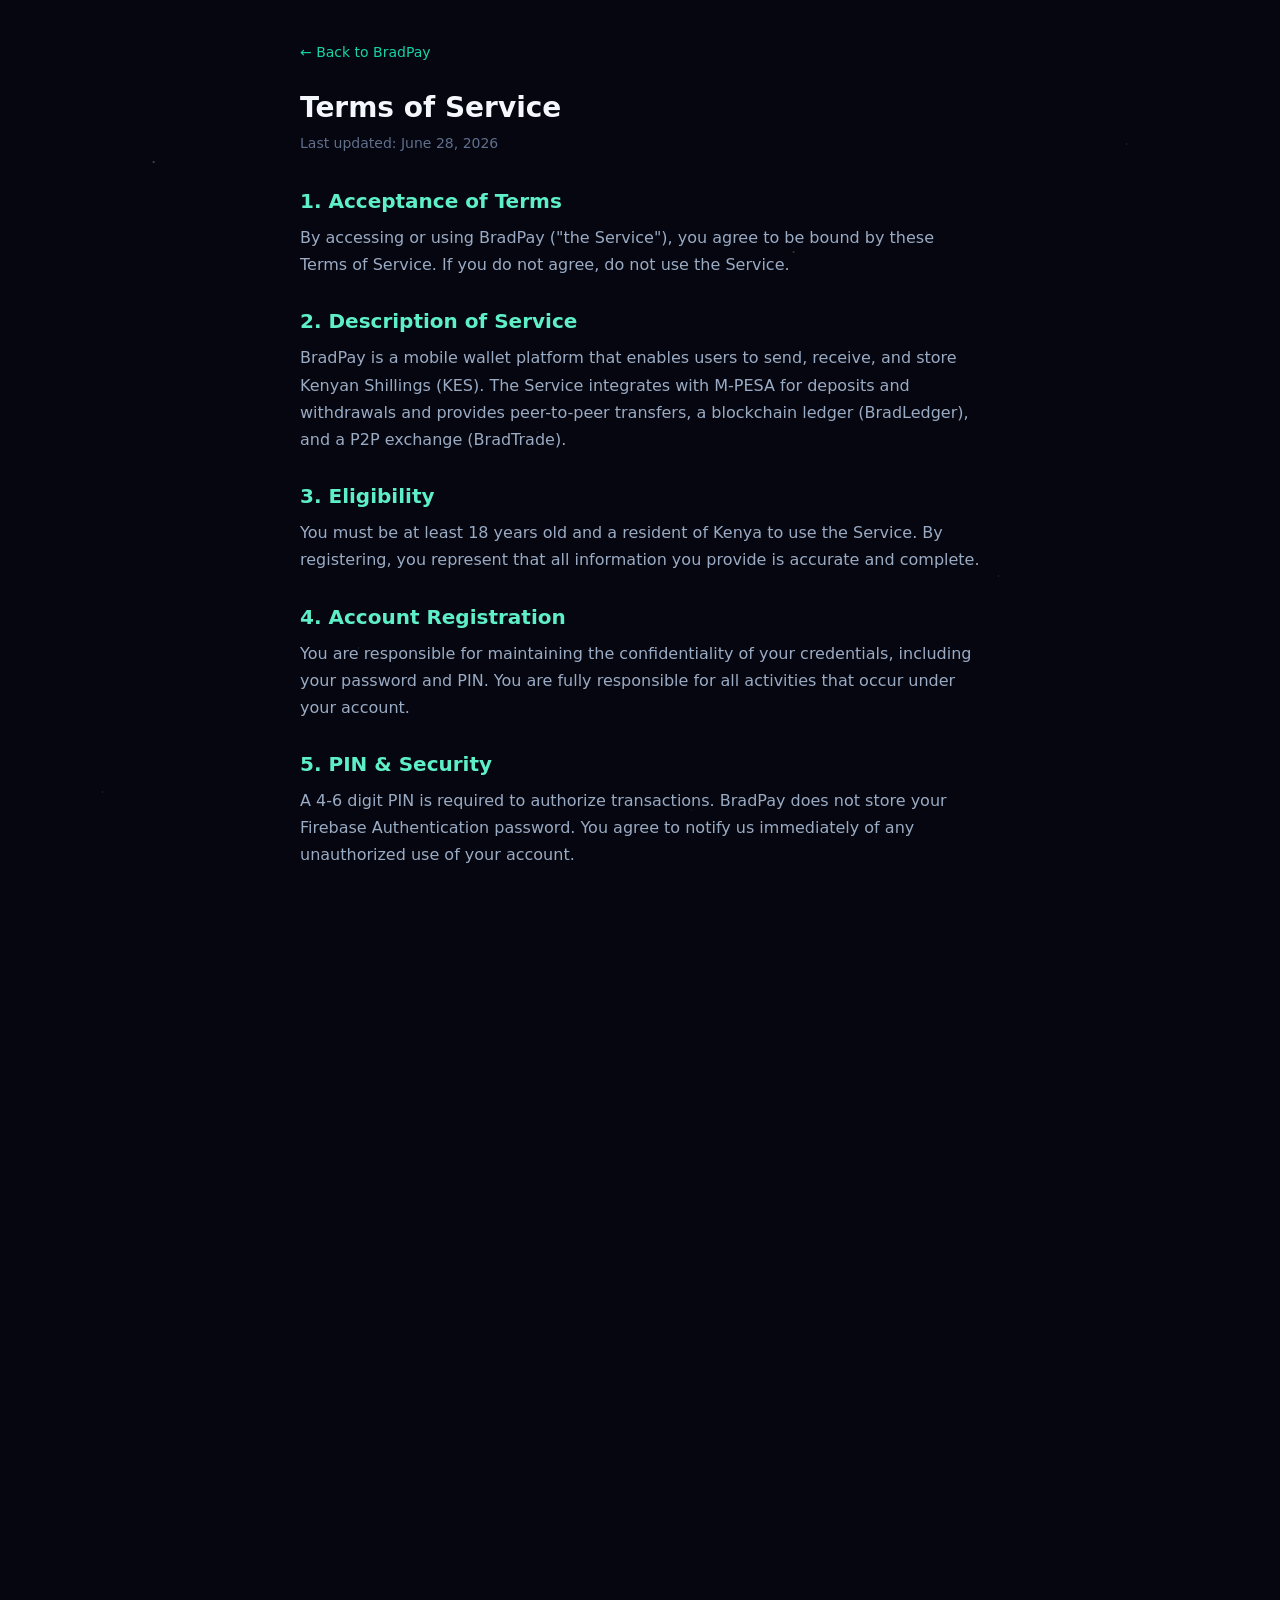
<file: terms.html>
<!DOCTYPE html>
<html lang="en">
<head>
  <meta charset="UTF-8" />
  <meta name="viewport" content="width=device-width, initial-scale=1.0" />
  <meta name="theme-color" content="#0f172a" />
  <title>Terms of Service — BradPay</title>
  <link rel="stylesheet" href="/css/style.css" />
  <style>
    .legal-page { max-width: 720px; margin: 0 auto; padding: 40px 20px; }
    .legal-page h1 { font-size: 28px; margin-bottom: 4px; }
    .legal-page .updated { color: var(--text3); font-size: 14px; margin-bottom: 32px; }
    .legal-page h2 { font-size: 20px; margin: 28px 0 8px; color: var(--primary-light); }
    .legal-page p, .legal-page li { color: var(--text2); line-height: 1.7; margin-bottom: 12px; }
    .legal-page ul { padding-left: 20px; }
    .legal-page .back-link { display: inline-block; margin-bottom: 24px; color: var(--primary); text-decoration: none; font-size: 14px; }
    .legal-page .back-link:hover { text-decoration: underline; }
  </style>
</head>
<body>
  <div class="legal-page">
    <a href="/" class="back-link">← Back to BradPay</a>
    <h1>Terms of Service</h1>
    <div class="updated">Last updated: June 28, 2026</div>

    <h2>1. Acceptance of Terms</h2>
    <p>By accessing or using BradPay ("the Service"), you agree to be bound by these Terms of Service. If you do not agree, do not use the Service.</p>

    <h2>2. Description of Service</h2>
    <p>BradPay is a mobile wallet platform that enables users to send, receive, and store Kenyan Shillings (KES). The Service integrates with M-PESA for deposits and withdrawals and provides peer-to-peer transfers, a blockchain ledger (BradLedger), and a P2P exchange (BradTrade).</p>

    <h2>3. Eligibility</h2>
    <p>You must be at least 18 years old and a resident of Kenya to use the Service. By registering, you represent that all information you provide is accurate and complete.</p>

    <h2>4. Account Registration</h2>
    <p>You are responsible for maintaining the confidentiality of your credentials, including your password and PIN. You are fully responsible for all activities that occur under your account.</p>

    <h2>5. PIN & Security</h2>
    <p>A 4-6 digit PIN is required to authorize transactions. BradPay does not store your Firebase Authentication password. You agree to notify us immediately of any unauthorized use of your account.</p>

    <h2>6. Fees</h2>
    <p>BradPay may charge fees for certain transactions, including but not limited to deposits, withdrawals, and trades. Fees will be disclosed before you complete a transaction. Current fee structure:</p>
    <ul>
      <li>P2P transfers: Free</li>
      <li>M-PESA deposits: Standard M-PESA charges apply</li>
      <li>M-PESA withdrawals: Standard M-PESA charges apply + 1% BradPay fee</li>
      <li>BradTrade matching: 0.5% of trade value</li>
    </ul>

    <h2>7. M-PESA Integration</h2>
    <p>Deposits and withdrawals are processed through Safaricom's M-PESA Daraja API. BradPay acts as an intermediary and is not responsible for delays or failures caused by Safaricom, network issues, or incorrect phone numbers provided by users.</p>

    <h2>8. Prohibited Activities</h2>
    <p>You agree not to:</p>
    <ul>
      <li>Use the Service for any illegal purpose or in violation of Kenyan law</li>
      <li>Attempt to bypass security measures or access other users' accounts</li>
      <li>Use the Service for money laundering, fraud, or any financial crime</li>
      <li>Manipulate the BradTrade order book or engage in wash trading</li>
      <li>Interfere with the BradLedger blockchain or attempt to forge transactions</li>
    </ul>

    <h2>9. Limitation of Liability</h2>
    <p>BradPay is provided "as is" without any warranty. To the maximum extent permitted by law, BradPay shall not be liable for any indirect, incidental, or consequential damages arising from your use of the Service.</p>

    <h2>10. Termination</h2>
    <p>We may suspend or terminate your account at any time for violation of these terms, illegal activity, or extended inactivity. You may close your account at any time by contacting support.</p>

    <h2>11. Changes to Terms</h2>
    <p>We may update these terms at any time. Continued use of the Service after changes constitutes acceptance of the new terms.</p>

    <h2>12. Governing Law</h2>
    <p>These terms are governed by the laws of the Republic of Kenya. Any disputes shall be resolved in the courts of Nairobi, Kenya.</p>

    <h2>13. Contact</h2>
    <p>For questions about these terms, contact us at <a href="mailto:support@bradpay.co.ke" style="color:var(--primary)">support@bradpay.co.ke</a>.</p>
  </div>
</body>
</html>
</file>
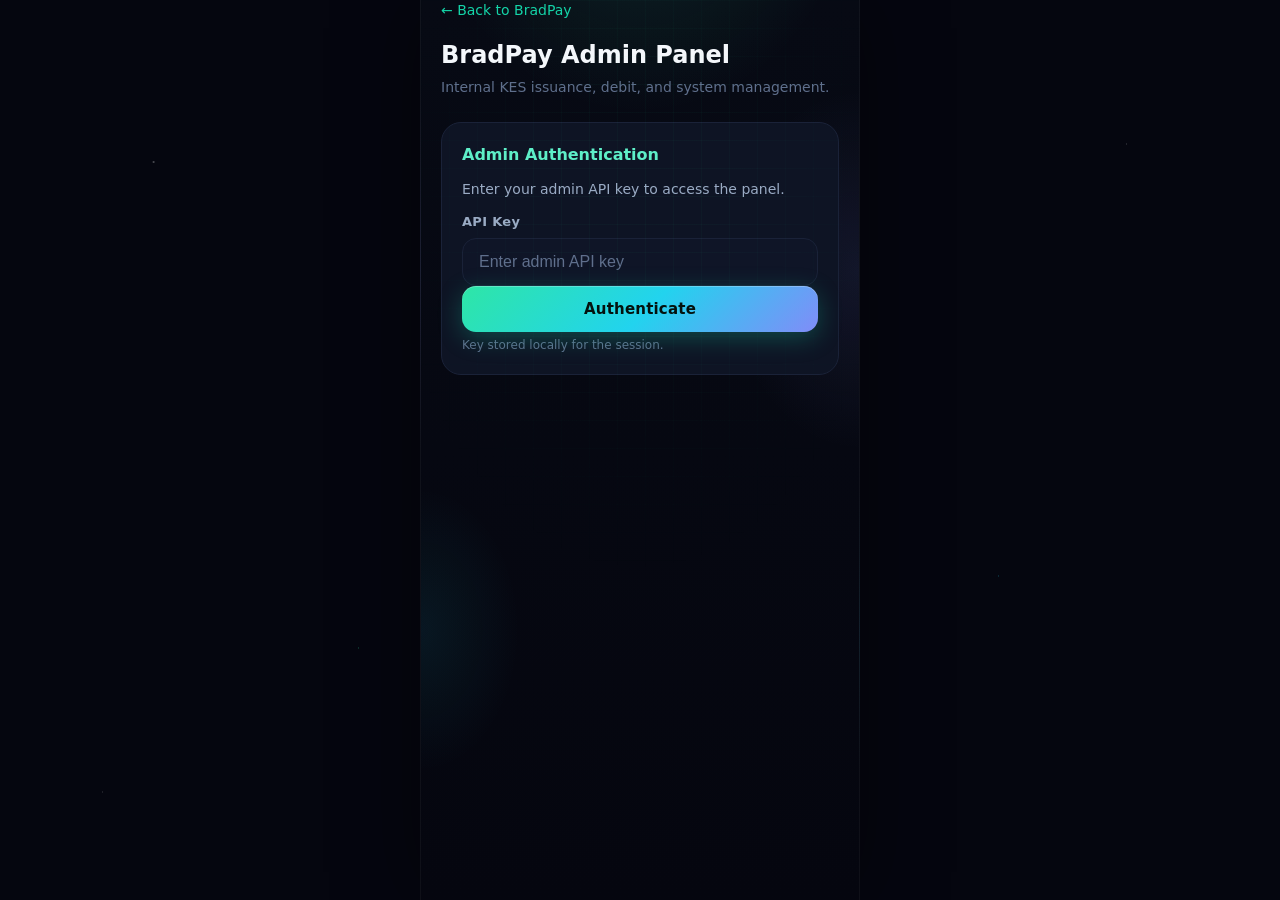
<file: frontend/admin.html>
<!DOCTYPE html>
<html lang="en">
<head>
  <meta charset="UTF-8" />
  <meta name="viewport" content="width=device-width, initial-scale=1.0, maximum-scale=1.0, user-scalable=no" />
  <meta name="theme-color" content="#0f172a" />
  <title>BradPay Admin</title>
  <link rel="stylesheet" href="/css/style.css" />
  <style>
    .admin-page { max-width: 720px; margin: 0 auto; padding: 20px; }
    .admin-page h1 { font-size: 24px; margin-bottom: 4px; }
    .admin-page .subtitle { color: var(--text3); font-size: 14px; margin-bottom: 24px; }
    .admin-page .back-link { display: inline-block; margin-bottom: 16px; color: var(--primary); text-decoration: none; font-size: 14px; }
    .admin-page .back-link:hover { text-decoration: underline; }
    .card { background: var(--bg2); border-radius: var(--radius); padding: 20px; margin-bottom: 16px; border: 1px solid var(--bg3); }
    .card h3 { font-size: 16px; margin-bottom: 12px; color: var(--primary-light); }
    .result-box { background: rgba(59,130,246,0.1); border: 1px solid rgba(59,130,246,0.3); border-radius: var(--radius-sm); padding: 16px; margin-top: 12px; font-size: 14px; white-space: pre-wrap; word-break: break-all; }
    .result-box.error { background: rgba(239,68,68,0.1); border-color: rgba(239,68,68,0.3); }
    .result-box.success { background: rgba(34,197,94,0.1); border-color: rgba(34,197,94,0.3); }
    .hidden { display: none; }
    .status-badge { display: inline-block; padding: 2px 8px; border-radius: 4px; font-size: 12px; font-weight: 600; }
    .status-badge.online { background: rgba(34,197,94,0.2); color: var(--success); }
    .status-badge.warning { background: rgba(245,158,11,0.2); color: var(--warning); }
    .status-badge.danger { background: rgba(239,68,68,0.2); color: var(--danger); }
    .key-hint { color: var(--text3); font-size: 12px; margin-top: 4px; }
    .tab-bar { display: flex; gap: 4px; margin-bottom: 20px; flex-wrap: wrap; }
    .tab { padding: 8px 16px; border-radius: var(--radius-sm); cursor: pointer; font-size: 14px; background: var(--bg2); color: var(--text2); border: 1px solid transparent; }
    .tab.active { background: var(--primary); color: #fff; border-color: var(--primary); }
    .tab:hover { border-color: var(--primary); }
    .stat-grid { display: grid; grid-template-columns: 1fr 1fr 1fr; gap: 12px; margin-bottom: 16px; }
    .stat-box { background: var(--bg2); border-radius: var(--radius-sm); padding: 16px; text-align: center; border: 1px solid var(--bg3); }
    .stat-value { font-size: 22px; font-weight: 700; color: var(--text); }
    .stat-label { font-size: 12px; color: var(--text3); margin-top: 4px; }
    .event-item, .flag-item { display: flex; justify-content: space-between; padding: 10px 0; border-bottom: 1px solid var(--bg3); font-size: 13px; }
    .event-item:last-child, .flag-item:last-child { border: none; }
    .event-type { color: var(--text2); font-size: 12px; }
    .event-severity { font-size: 11px; padding: 2px 6px; border-radius: 4px; font-weight: 600; }
    .sev-high { background: rgba(239,68,68,0.2); color: var(--danger); }
    .sev-medium { background: rgba(245,158,11,0.2); color: var(--warning); }
    .sev-low { background: rgba(59,130,246,0.2); color: var(--primary-light); }
    .sev-info { background: rgba(148,163,184,0.2); color: var(--text2); }
    .flag-score { font-weight: 700; }
    .flag-score.high { color: var(--danger); }
    .flag-score.medium { color: var(--warning); }
    .flag-actions { display: flex; gap: 6px; margin-top: 6px; }
    .flag-actions button { padding: 4px 10px; font-size: 12px; border: none; border-radius: 4px; cursor: pointer; font-weight: 600; }
    .btn-approve { background: rgba(34,197,94,0.2); color: var(--success); }
    .btn-block { background: rgba(239,68,68,0.2); color: var(--danger); }
    .modal-overlay { position: fixed; inset: 0; background: rgba(0,0,0,0.6); display: flex; align-items: center; justify-content: center; z-index: 100; }
    .modal { background: var(--bg2); border-radius: var(--radius); padding: 24px; max-width: 400px; width: 90%; }
    .modal h3 { margin-bottom: 12px; }
    .modal-actions { display: flex; gap: 8px; margin-top: 16px; justify-content: flex-end; }
  </style>
</head>
<body>
  <div class="admin-page" id="app">
    <a href="/" class="back-link">← Back to BradPay</a>
    <h1>BradPay Admin Panel</h1>
    <p class="subtitle">Internal KES issuance, debit, and system management.</p>

    <!-- Login -->
    <div id="admin-login">
      <div class="card">
        <h3>Admin Authentication</h3>
        <p style="color:var(--text2);font-size:14px;margin-bottom:12px;">Enter your admin API key to access the panel.</p>
        <div class="form-group">
          <label>API Key</label>
          <input type="password" id="admin-api-key" placeholder="Enter admin API key" autocomplete="off" />
        </div>
        <button class="btn btn-primary btn-full" id="admin-login-submit">Authenticate</button>
        <div class="key-hint">Key stored locally for the session.</div>
        <div id="admin-login-error" style="color:var(--danger);font-size:14px;margin-top:8px;display:none;"></div>
      </div>
    </div>

    <!-- Panel -->
    <div id="admin-panel" class="hidden">
      <div style="display:flex;justify-content:space-between;align-items:center;margin-bottom:16px;">
        <span class="status-badge online" id="admin-status-badge">Authenticated</span>
        <button class="btn btn-ghost btn-sm" id="admin-logout">Lock Panel</button>
      </div>

      <div class="tab-bar">
        <div class="tab active" data-tab="tab-issuance">Issuance</div>
        <div class="tab" data-tab="tab-security">BradSec</div>
      </div>

      <div id="tab-issuance" class="tab-panel">
        <div class="card">
          <h3>Credit User (Deposit KES)</h3>
          <p style="color:var(--text2);font-size:14px;margin-bottom:12px;">Add KES to a user's balance. This is internal issuance — not backed by M-PESA.</p>
          <div class="form-group">
            <label>User UID (Firebase UID)</label>
            <input type="text" id="credit-uid" placeholder="Firebase UID" autocomplete="off" />
          </div>
          <div class="form-group">
            <label>Amount (KES)</label>
            <input type="number" id="credit-amount" placeholder="e.g. 1000" min="1" step="1" inputmode="numeric" />
          </div>
          <div class="form-group">
            <label>Note (optional)</label>
            <input type="text" id="credit-note" placeholder="Admin credit" />
          </div>
          <button class="btn btn-primary btn-full" id="credit-submit">Credit User</button>
          <div id="credit-result" class="hidden"></div>
        </div>

        <div class="card">
          <h3>Debit User (Withdraw KES)</h3>
          <p style="color:var(--text2);font-size:14px;margin-bottom:12px;">Remove KES from a user's balance.</p>
          <div class="form-group">
            <label>User UID (Firebase UID)</label>
            <input type="text" id="debit-uid" placeholder="Firebase UID" autocomplete="off" />
          </div>
          <div class="form-group">
            <label>Amount (KES)</label>
            <input type="number" id="debit-amount" placeholder="e.g. 500" min="1" step="1" inputmode="numeric" />
          </div>
          <div class="form-group">
            <label>Note (optional)</label>
            <input type="text" id="debit-note" placeholder="Admin debit" />
          </div>
          <button class="btn btn-danger btn-full" id="debit-submit">Debit User</button>
          <div id="debit-result" class="hidden"></div>
        </div>
      </div>

      <div id="tab-security" class="tab-panel hidden">
        <div id="sec-loading" style="text-align:center;padding:40px;color:var(--text2);">Loading BradSec dashboard...</div>

        <div id="sec-content" class="hidden">
          <div class="stat-grid">
            <div class="stat-box">
              <div class="stat-value" id="sec-high-events">0</div>
              <div class="stat-label">High-Severity Events (24h)</div>
            </div>
            <div class="stat-box">
              <div class="stat-value" id="sec-total-events">0</div>
              <div class="stat-label">Total Events (24h)</div>
            </div>
            <div class="stat-box">
              <div class="stat-value" id="sec-open-flags">0</div>
              <div class="stat-label">Open Flags</div>
            </div>
          </div>

          <div class="card">
            <h3>Flagged Transactions</h3>
            <div id="sec-flags"><p style="color:var(--text2);font-size:14px;">None open.</p></div>
          </div>

          <div class="card">
            <h3>Recent Security Events</h3>
            <div id="sec-events"><p style="color:var(--text2);font-size:14px;">Loading...</p></div>
          </div>
        </div>
      </div>
    </div>
  </div>

  <div id="toast-container"></div>

  <script>
    const $ = (id) => document.getElementById(id);
    const API_BASE = "/api";

    function showToast(msg, type = "info") {
      const c = document.getElementById("toast-container");
      const t = document.createElement("div");
      t.className = `toast ${type}`;
      t.textContent = msg;
      c.appendChild(t);
      setTimeout(() => t.remove(), 3500);
    }

    function setLoading(el, loading) {
      if (loading) { el.disabled = true; el.dataset.text = el.textContent; el.textContent = "Processing..."; }
      else { el.disabled = false; el.textContent = el.dataset.text || el.textContent; }
    }

    function escapeHtml(s) { if (!s) return ""; const d = document.createElement("div"); d.textContent = s; return d.innerHTML; }

    function formatKES(cents) {
      return "KES " + (cents / 100).toLocaleString("en-KE", { minimumFractionDigits: 2, maximumFractionDigits: 2 });
    }

    function showResult(el, data) {
      el.classList.remove("hidden", "error", "success");
      if (data.error) {
        el.className = "result-box error";
        el.textContent = `Error: ${data.error}`;
      } else {
        el.className = "result-box success";
        el.textContent = JSON.stringify(data, null, 2);
      }
    }

    async function adminFetch(path, opts = {}) {
      const apiKey = localStorage.getItem("admin_api_key");
      const resp = await fetch(`${API_BASE}${path}`, {
        ...opts,
        headers: { "Content-Type": "application/json", Authorization: `Bearer ${apiKey}`, ...opts.headers },
        body: opts.body ? JSON.stringify(opts.body) : undefined,
      });
      return resp.json();
    }

    // ── Auth state ──
    function checkAuth() {
      const key = localStorage.getItem("admin_api_key");
      if (key) {
        $("admin-login").classList.add("hidden");
        $("admin-panel").classList.remove("hidden");
      }
    }

    $("admin-login-submit").onclick = async () => {
      const key = $("admin-api-key").value.trim();
      if (!key) { $("admin-login-error").style.display = "block"; $("admin-login-error").textContent = "API key is required"; return; }
      localStorage.setItem("admin_api_key", key);
      const data = await adminFetch("/admin/credit", {
        method: "POST",
        body: { uid: "test", amount: 1 },
      });
      if (data.error && data.error.includes("Invalid admin key")) {
        localStorage.removeItem("admin_api_key");
        $("admin-login-error").style.display = "block";
        $("admin-login-error").textContent = "Invalid API key";
        return;
      }
      $("admin-login-error").style.display = "none";
      showToast("Authenticated successfully", "success");
      checkAuth();
    };

    $("admin-logout").onclick = () => {
      localStorage.removeItem("admin_api_key");
      $("admin-panel").classList.add("hidden");
      $("admin-login").classList.remove("hidden");
      $("admin-api-key").value = "";
      showToast("Panel locked", "info");
    };

    // ── Credit ──
    $("credit-submit").onclick = async () => {
      const uid = $("credit-uid").value.trim();
      const amountStr = $("credit-amount").value;
      const note = $("credit-note").value.trim() || "Admin credit";
      if (!uid || !amountStr) { showToast("UID and amount are required", "error"); return; }
      const amount = Math.round(parseFloat(amountStr) * 100);
      setLoading($("credit-submit"), true);
      const data = await adminFetch("/admin/credit", { method: "POST", body: { uid, amount, note } });
      setLoading($("credit-submit"), false);
      showResult($("credit-result"), data);
      if (!data.error) {
        showToast(`Credited ${formatKES(amount)}`, "success");
        $("credit-uid").value = ""; $("credit-amount").value = ""; $("credit-note").value = "";
      }
    };

    // ── Debit ──
    $("debit-submit").onclick = async () => {
      const uid = $("debit-uid").value.trim();
      const amountStr = $("debit-amount").value;
      const note = $("debit-note").value.trim() || "Admin debit";
      if (!uid || !amountStr) { showToast("UID and amount are required", "error"); return; }
      const amount = Math.round(parseFloat(amountStr) * 100);
      setLoading($("debit-submit"), true);
      const data = await adminFetch("/admin/debit", { method: "POST", body: { uid, amount, note } });
      setLoading($("debit-submit"), false);
      showResult($("debit-result"), data);
      if (!data.error) {
        showToast(`Debited ${formatKES(amount)}`, "success");
        $("debit-uid").value = ""; $("debit-amount").value = ""; $("debit-note").value = "";
      }
    };

    // ── Allow Enter key to submit ──
    $("admin-api-key").addEventListener("keydown", (e) => { if (e.key === "Enter") $("admin-login-submit").click(); });

    // ── Tab switching ──
    document.querySelectorAll(".tab").forEach(tab => {
      tab.onclick = () => {
        document.querySelectorAll(".tab").forEach(t => t.classList.remove("active"));
        tab.classList.add("active");
        document.querySelectorAll(".tab-panel").forEach(p => p.classList.add("hidden"));
        const panel = document.getElementById(tab.dataset.tab);
        panel.classList.remove("hidden");
        if (tab.dataset.tab === "tab-security") loadSecurityDashboard();
      };
    });

    // ── BradSec Dashboard ──
    async function loadSecurityDashboard() {
      $("sec-loading").classList.remove("hidden");
      $("sec-content").classList.add("hidden");
      try {
        const data = await adminFetch("/security/dashboard?limit=30");
        if (data.error) { $("sec-loading").textContent = "Error: " + data.error; return; }
        $("sec-high-events").textContent = data.summary.high_severity_24h;
        $("sec-total-events").textContent = data.summary.total_events_24h;
        $("sec-open-flags").textContent = data.summary.open_flags;
        renderFlags(data.open_flags || []);
        renderEvents(data.recent_events || []);
        $("sec-loading").classList.add("hidden");
        $("sec-content").classList.remove("hidden");
      } catch (e) {
        $("sec-loading").textContent = "Failed to load BradSec dashboard";
      }
    }

    function severityClass(sev) {
      return "sev-" + (sev || "info");
    }

    function renderFlags(flags) {
      const el = $("sec-flags");
      if (!flags.length) { el.innerHTML = '<p style="color:var(--text2);font-size:14px;">No flagged transactions.</p>'; return; }
      el.innerHTML = flags.map(f => {
        const scoreClass = f.score >= 60 ? "high" : f.score >= 40 ? "medium" : "";
        return `
          <div class="flag-item">
            <div>
              <div><strong>${escapeHtml(f.tx_ref)}</strong> <span class="flag-score ${scoreClass}">(${f.score})</span></div>
              <div class="event-type">${escapeHtml(f.sender_uid || "?")} → ${escapeHtml(f.recipient_uid || "?")} · KES ${(f.amount/100).toFixed(2)}</div>
              ${f.rules_triggered ? '<div class="event-type">' + JSON.parse(f.rules_triggered).join(" · ") + '</div>' : ""}
              <div class="flag-actions">
                <button class="btn-approve" onclick="resolveFlag(${f.id},'approved')">✓ Approve</button>
                <button class="btn-block" onclick="resolveFlag(${f.id},'blocked')">✗ Block</button>
              </div>
            </div>
            <span style="font-size:11px;color:var(--text3);">${f.created_at ? new Date(f.created_at).toLocaleString() : ""}</span>
          </div>
        `;
      }).join("");
    }

    function renderEvents(events) {
      const el = $("sec-events");
      if (!events.length) { el.innerHTML = '<p style="color:var(--text2);font-size:14px;">No recent events.</p>'; return; }
      el.innerHTML = events.map(e => `
        <div class="event-item">
          <div>
            <div><span class="event-severity ${severityClass(e.severity)}">${e.severity}</span> ${escapeHtml(e.event_type)}</div>
            <div class="event-type">${escapeHtml(e.uid || "")} · ${e.created_at ? new Date(e.created_at).toLocaleString() : ""}</div>
          </div>
        </div>
      `).join("");
    }

    window.resolveFlag = async (flagId, resolution) => {
      const note = prompt(`Enter note for ${resolution} reason:`, "");
      if (note === null) return;
      setLoading($("sec-open-flags"), true);
      const data = await adminFetch(`/security/flags/${flagId}/resolve`, {
        method: "POST", body: { resolution, note },
      });
      if (data.error) { showToast(data.error, "error"); return; }
      showToast(`Flag #${flagId} ${resolution}`, "success");
      loadSecurityDashboard();
    };

    // ── Init ──
    checkAuth();
  </script>
</body>
</html>
</file>
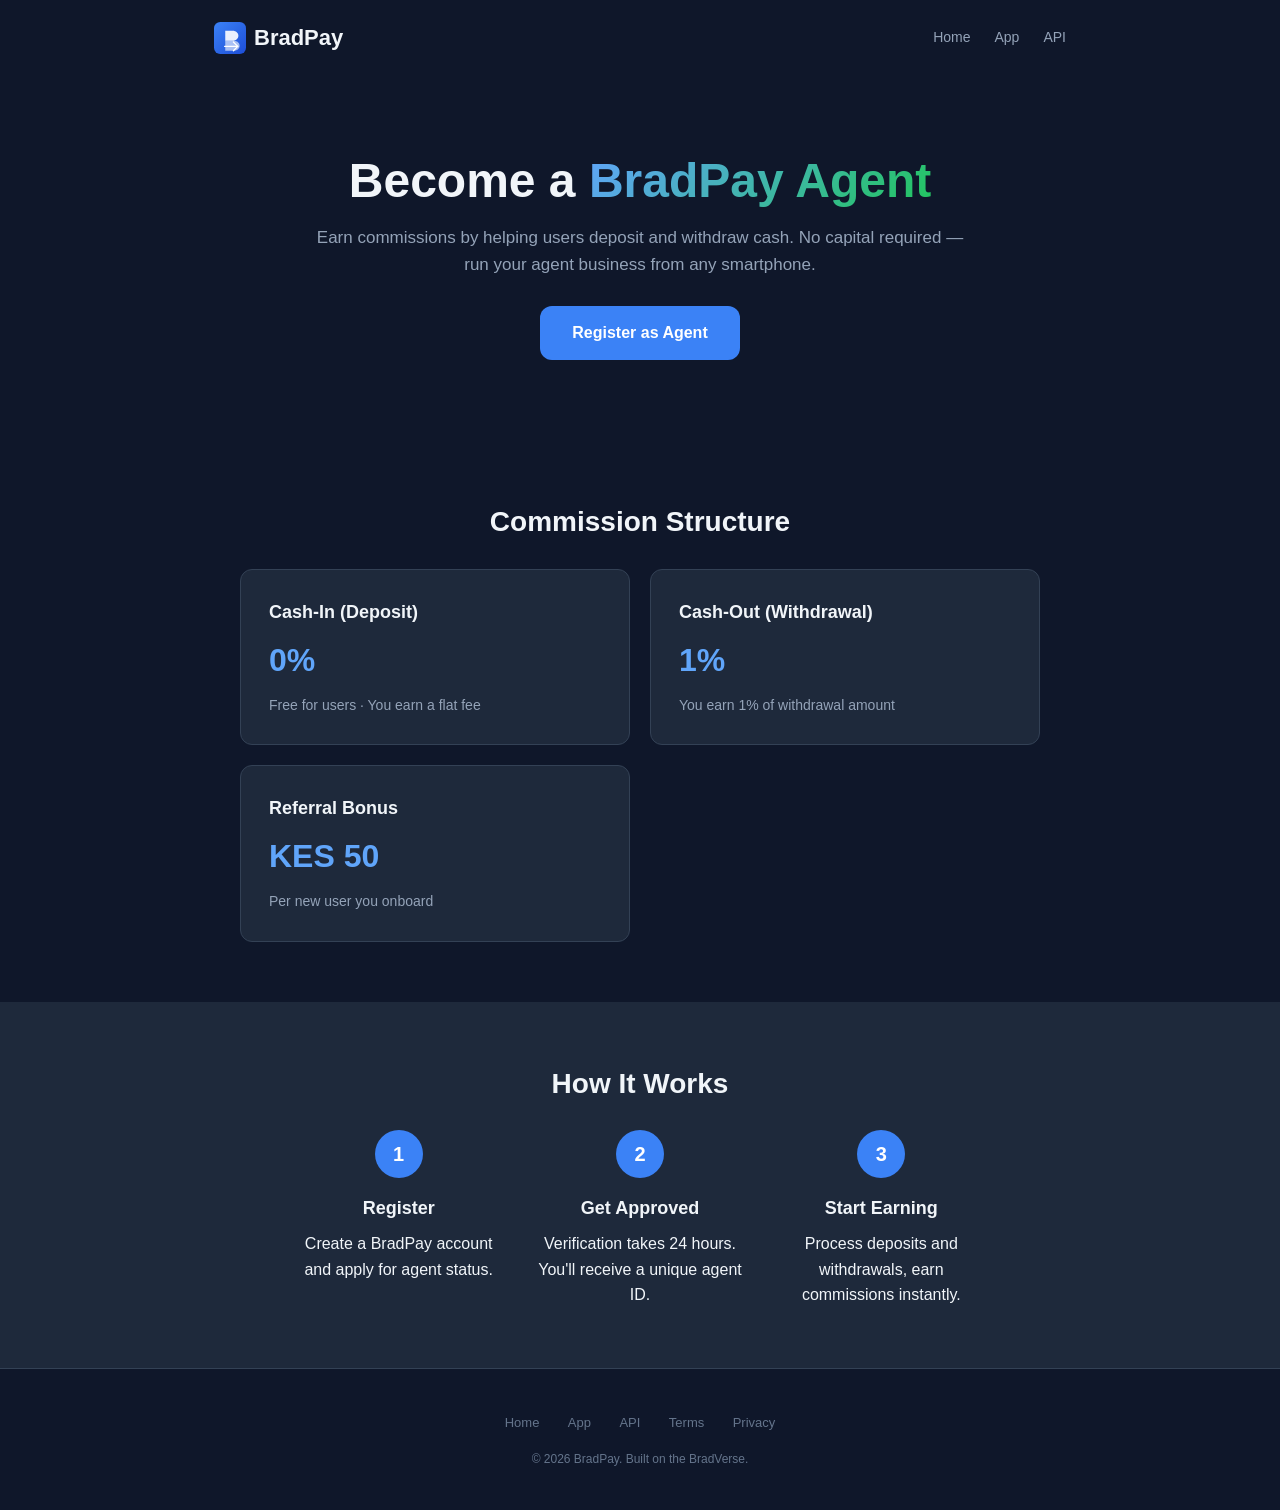
<file: frontend/agent.html>
<!DOCTYPE html>
<html lang="en">
<head>
  <meta charset="UTF-8" />
  <meta name="viewport" content="width=device-width, initial-scale=1.0" />
  <meta name="theme-color" content="#0f172a" />
  <title>Agent Portal — BradPay</title>
  <link rel="icon" type="image/svg+xml" href="/img/favicon.svg" />
  <style>
    *, *::before, *::after { box-sizing: border-box; margin: 0; padding: 0; }
    :root {
      --bg: #0f172a; --bg2: #1e293b; --bg3: #334155;
      --primary: #3b82f6; --primary-dark: #2563eb; --primary-light: #60a5fa;
      --text: #f1f5f9; --text2: #94a3b8; --text3: #64748b;
      --success: #22c55e; --danger: #ef4444; --warning: #f59e0b;
      --radius: 12px; --radius-sm: 8px;
    }
    html { scroll-behavior: smooth; }
    body { font-family: -apple-system, BlinkMacSystemFont, 'Segoe UI', Roboto, sans-serif; background: var(--bg); color: var(--text); line-height: 1.6; -webkit-font-smoothing: antialiased; }
    .container { max-width: 900px; margin: 0 auto; padding: 0 24px; }
    nav { display: flex; justify-content: space-between; align-items: center; padding: 20px 24px; max-width: 900px; margin: 0 auto; }
    nav .logo { font-size: 22px; font-weight: 800; display: flex; align-items: center; gap: 8px; text-decoration: none; color: var(--text); }
    nav .logo img { height: 32px; }
    nav .nav-links { display: flex; gap: 24px; align-items: center; }
    nav a { color: var(--text2); text-decoration: none; font-size: 14px; font-weight: 500; transition: color 0.2s; }
    nav a:hover { color: var(--text); }
    .btn { display: inline-block; padding: 14px 32px; border-radius: var(--radius); font-size: 16px; font-weight: 600; text-decoration: none; transition: all 0.2s; cursor: pointer; border: none; }
    .btn-primary { background: var(--primary); color: #fff; }
    .btn-primary:hover { background: var(--primary-dark); transform: translateY(-1px); }
    .btn-secondary { background: var(--bg2); color: var(--text); border: 1px solid var(--bg3); }
    .btn-secondary:hover { border-color: var(--primary); }
    .hero { padding: 80px 24px; text-align: center; max-width: 700px; margin: 0 auto; }
    .hero h1 { font-size: clamp(32px, 5vw, 48px); font-weight: 800; line-height: 1.1; margin-bottom: 16px; }
    .hero h1 span { background: linear-gradient(135deg, var(--primary-light), var(--success)); -webkit-background-clip: text; -webkit-text-fill-color: transparent; }
    .hero p { font-size: 17px; color: var(--text2); margin-bottom: 28px; }
    .section { padding: 60px 24px; }
    .section h2 { font-size: 28px; font-weight: 700; margin-bottom: 24px; text-align: center; }
    .section h3 { font-size: 18px; font-weight: 600; margin-bottom: 8px; }
    .card-grid { display: grid; grid-template-columns: repeat(auto-fit, minmax(260px, 1fr)); gap: 20px; max-width: 800px; margin: 0 auto; }
    .card { background: var(--bg2); border-radius: var(--radius); padding: 28px; border: 1px solid var(--bg3); transition: border-color 0.2s; }
    .card:hover { border-color: var(--primary); }
    .card .price { font-size: 32px; font-weight: 800; color: var(--primary-light); margin: 8px 0; }
    .card .price-label { font-size: 14px; color: var(--text2); }
    .steps { display: grid; grid-template-columns: repeat(auto-fit, minmax(200px, 1fr)); gap: 24px; max-width: 700px; margin: 0 auto; }
    .step { text-align: center; }
    .step-num { width: 48px; height: 48px; border-radius: 50%; background: var(--primary); color: #fff; display: flex; align-items: center; justify-content: center; font-size: 20px; font-weight: 700; margin: 0 auto 16px; }
    footer { text-align: center; padding: 40px 24px; border-top: 1px solid var(--bg3); }
    footer a { color: var(--text3); text-decoration: none; font-size: 13px; margin: 0 12px; }
    footer a:hover { color: var(--text); }
    footer .copy { color: var(--text3); font-size: 12px; margin-top: 16px; }
    @media (max-width: 600px) { .hero { padding: 60px 16px; } nav .nav-links { display: none; } }
  </style>
</head>
<body>
  <nav>
    <a href="/" class="logo"><img src="/img/logo-icon.svg" alt="" /> BradPay</a>
    <div class="nav-links">
      <a href="/">Home</a>
      <a href="/app">App</a>
      <a href="/developers.html">API</a>
    </div>
  </nav>
  <section class="hero">
    <h1>Become a <span>BradPay Agent</span></h1>
    <p>Earn commissions by helping users deposit and withdraw cash. No capital required — run your agent business from any smartphone.</p>
    <a href="/app" class="btn btn-primary btn-large">Register as Agent</a>
  </section>
  <section class="section">
    <h2>Commission Structure</h2>
    <div class="card-grid">
      <div class="card">
        <h3>Cash-In (Deposit)</h3>
        <div class="price">0%</div>
        <div class="price-label">Free for users · You earn a flat fee</div>
      </div>
      <div class="card">
        <h3>Cash-Out (Withdrawal)</h3>
        <div class="price">1%</div>
        <div class="price-label">You earn 1% of withdrawal amount</div>
      </div>
      <div class="card">
        <h3>Referral Bonus</h3>
        <div class="price">KES 50</div>
        <div class="price-label">Per new user you onboard</div>
      </div>
    </div>
  </section>
  <section class="section" style="background:var(--bg2);">
    <h2>How It Works</h2>
    <div class="steps">
      <div class="step">
        <div class="step-num">1</div>
        <h3>Register</h3>
        <p>Create a BradPay account and apply for agent status.</p>
      </div>
      <div class="step">
        <div class="step-num">2</div>
        <h3>Get Approved</h3>
        <p>Verification takes 24 hours. You'll receive a unique agent ID.</p>
      </div>
      <div class="step">
        <div class="step-num">3</div>
        <h3>Start Earning</h3>
        <p>Process deposits and withdrawals, earn commissions instantly.</p>
      </div>
    </div>
  </section>
  <footer>
    <a href="/">Home</a> <a href="/app">App</a> <a href="/developers.html">API</a> <a href="/terms.html">Terms</a> <a href="/privacy.html">Privacy</a>
    <div class="copy">© 2026 BradPay. Built on the BradVerse.</div>
  </footer>
  <script>
    if ("serviceWorker" in navigator) { navigator.serviceWorker.register("/service-worker.js").catch(() => {}); }
  </script>
</body>
</html>
</file>
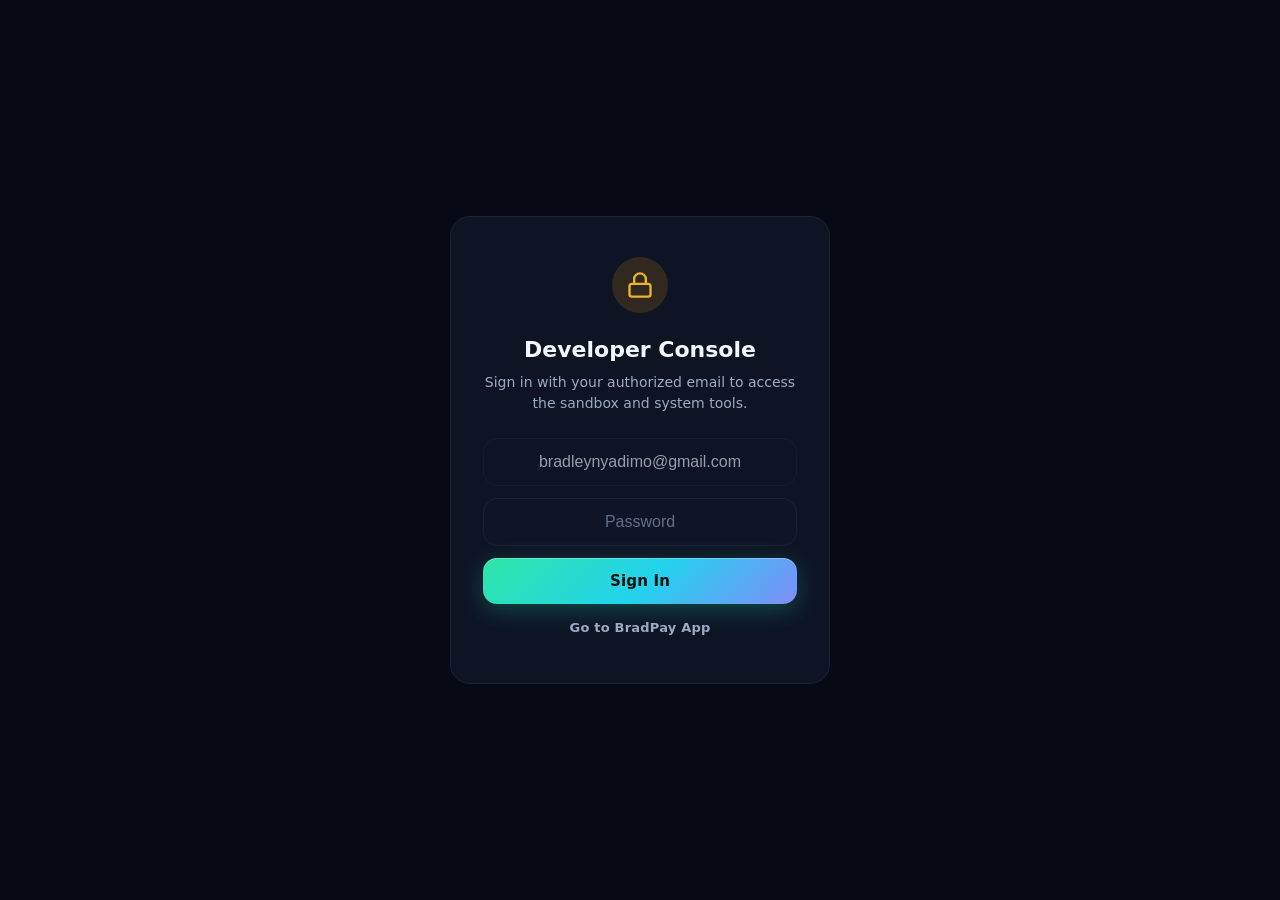
<file: frontend/dev.html>
<!DOCTYPE html>
<html lang="en">
<head>
  <meta charset="UTF-8" />
  <meta name="viewport" content="width=device-width, initial-scale=1.0" />
  <meta name="theme-color" content="#0f172a" />
  <title>Dev Console — BradPay</title>
  <link rel="icon" type="image/svg+xml" href="/img/favicon.svg" />
  <link rel="stylesheet" href="/css/style.css" />
  <style>
    body { padding: 0; }
    .dev-wrap { max-width: 900px; margin: 0 auto; padding: 24px; display: none; }

    .dev-header { display: flex; align-items: center; gap: 16px; margin-bottom: 32px; flex-wrap: wrap; }
    .dev-avatar { width: 64px; height: 64px; border-radius: 50%; background: linear-gradient(135deg, var(--primary), var(--success)); display: flex; align-items: center; justify-content: center; font-size: 28px; font-weight: 800; color: #fff; flex-shrink: 0; }
    .dev-info { flex: 1; }
    .dev-info h1 { font-size: 24px; font-weight: 800; margin-bottom: 2px; }
    .dev-info .tagline { color: var(--text2); font-size: 14px; }
    .dev-links { display: flex; gap: 12px; flex-wrap: wrap; }
    .dev-links a, .dev-links button { color: var(--text2); text-decoration: none; font-size: 13px; display: flex; align-items: center; gap: 4px; padding: 6px 12px; background: var(--bg2); border-radius: var(--radius-sm); border: 1px solid var(--bg3); transition: all 0.2s; cursor: pointer; font-family: inherit; }
    .dev-links a:hover, .dev-links button:hover { border-color: var(--primary); color: var(--text); }

    .section { margin-bottom: 32px; }
    .section-header { display: flex; align-items: center; justify-content: space-between; margin-bottom: 16px; }
    .section-header h2 { font-size: 18px; font-weight: 700; }
    .section-header .badge { font-size: 11px; background: var(--bg3); color: var(--text2); padding: 2px 10px; border-radius: 20px; }

    .stats-row { display: grid; grid-template-columns: repeat(auto-fit, minmax(140px, 1fr)); gap: 12px; margin-bottom: 24px; }
    .stat-card { background: var(--bg2); border-radius: var(--radius); padding: 20px; border: 1px solid var(--bg3); text-align: center; }
    .stat-card .val { font-size: 28px; font-weight: 800; color: var(--primary-light); }
    .stat-card .val.success { color: var(--success); }
    .stat-card .val.danger { color: var(--danger); }
    .stat-card .lbl { font-size: 12px; color: var(--text3); margin-top: 4px; }

    .endpoint-grid { display: grid; grid-template-columns: 1fr 1fr; gap: 8px; margin-bottom: 16px; }
    .endpoint-item { display: flex; align-items: center; gap: 8px; padding: 10px 14px; background: var(--bg2); border-radius: var(--radius-sm); border: 1px solid var(--bg3); cursor: pointer; transition: all 0.15s; font-size: 13px; }
    .endpoint-item:hover { border-color: var(--primary); }
    .endpoint-item .method { font-size: 11px; font-weight: 700; padding: 2px 6px; border-radius: 4px; flex-shrink: 0; }
    .endpoint-item .method.get { background: rgba(34,197,94,0.15); color: var(--success); }
    .endpoint-item .method.post { background: rgba(59,130,246,0.15); color: var(--primary-light); }
    .endpoint-item .path { font-family: 'Courier New', monospace; color: var(--text2); font-size: 12px; word-break: break-all; }

    .sandbox { background: var(--bg2); border-radius: var(--radius); border: 1px solid var(--bg3); overflow: hidden; }
    .sandbox-row { display: flex; gap: 8px; padding: 16px; border-bottom: 1px solid var(--bg3); align-items: center; flex-wrap: wrap; }
    .sandbox-row:last-child { border-bottom: none; }
    .sandbox-row label { font-size: 13px; color: var(--text2); flex-shrink: 0; min-width: 70px; }
    .sandbox-row input, .sandbox-row select { flex: 1; min-width: 120px; padding: 10px 12px; font-size: 14px; }
    .sandbox-row .btn { flex-shrink: 0; }
    .sandbox-response { padding: 16px; background: var(--bg); border-top: 1px solid var(--bg3); }
    .sandbox-response h4 { font-size: 12px; color: var(--text3); text-transform: uppercase; letter-spacing: 1px; margin-bottom: 8px; }
    .sandbox-response pre { font-family: 'Courier New', monospace; font-size: 12px; color: var(--text); white-space: pre-wrap; word-break: break-all; max-height: 300px; overflow-y: auto; line-height: 1.5; }
    .sandbox-response .status-badge { display: inline-block; font-size: 11px; font-weight: 700; padding: 2px 8px; border-radius: 4px; margin-bottom: 8px; }
    .sandbox-response .status-badge.ok { background: rgba(34,197,94,0.15); color: var(--success); }
    .sandbox-response .status-badge.err { background: rgba(239,68,68,0.15); color: var(--danger); }
    .sandbox-response .status-badge.pending { background: rgba(245,158,11,0.15); color: var(--warning); }

    .log-list { display: flex; flex-direction: column; gap: 4px; max-height: 300px; overflow-y: auto; }
    .log-entry { padding: 8px 12px; background: var(--bg); border-radius: 4px; font-family: 'Courier New', monospace; font-size: 12px; color: var(--text2); display: flex; gap: 8px; align-items: flex-start; }
    .log-entry .time { color: var(--text3); flex-shrink: 0; font-size: 11px; }
    .log-entry .level { font-weight: 700; flex-shrink: 0; font-size: 11px; width: 40px; }
    .log-entry .level.info { color: var(--primary-light); }
    .log-entry .level.ok { color: var(--success); }
    .log-entry .level.err { color: var(--danger); }
    .log-entry .level.warn { color: var(--warning); }
    .log-entry .msg { word-break: break-all; }

    .badge { display: inline-flex; align-items: center; gap: 4px; font-size: 12px; padding: 4px 10px; border-radius: 20px; font-weight: 500; }
    .badge-green { background: rgba(34,197,94,0.15); color: var(--success); }
    .badge-yellow { background: rgba(245,158,11,0.15); color: var(--warning); }
    .badge-red { background: rgba(239,68,68,0.15); color: var(--danger); }

    .json-string { color: var(--success); }
    .json-number { color: var(--primary-light); }
    .json-null { color: var(--text3); }
    .json-key { color: var(--warning); }
    .json-bool { color: var(--danger); }

    /* Auth Gate */
    #auth-gate {
      position: fixed; inset: 0; z-index: 9999;
      display: flex; align-items: center; justify-content: center;
      background: var(--bg); padding: 24px;
    }
    #auth-gate .gate-card {
      background: var(--bg2); border-radius: var(--radius); padding: 40px 32px;
      max-width: 380px; width: 100%; text-align: center;
      border: 1px solid var(--bg3); animation: fadeIn 0.4s ease;
    }
    #auth-gate .gate-lock {
      width: 56px; height: 56px; border-radius: 50%;
      background: rgba(245,158,11,0.15); color: var(--warning);
      display: flex; align-items: center; justify-content: center;
      margin: 0 auto 20px; font-size: 28px;
    }
    #auth-gate h2 { font-size: 22px; font-weight: 800; margin-bottom: 6px; }
    #auth-gate p { font-size: 14px; color: var(--text2); margin-bottom: 24px; }
    #auth-gate .gate-error { color: var(--danger); font-size: 13px; margin-bottom: 12px; display: none; }
    #auth-gate input { margin-bottom: 12px; text-align: center; }
    #auth-gate .btn { width: 100%; }

    @media (max-width: 600px) {
      .dev-wrap { padding: 16px; }
      .stats-row { grid-template-columns: 1fr 1fr; }
      .endpoint-grid { grid-template-columns: 1fr; }
      .sandbox-row { flex-direction: column; align-items: stretch; }
      .sandbox-row label { min-width: auto; }
    }
  </style>
</head>
<body>
  <!-- Auth Gate -->
  <div id="auth-gate">
    <div class="gate-card">
      <div class="gate-lock"><svg width="28" height="28" viewBox="0 0 24 24" fill="none" stroke="currentColor" stroke-width="2" stroke-linecap="round" stroke-linejoin="round"><rect x="3" y="11" width="18" height="11" rx="2" ry="2"/><path d="M7 11V7a5 5 0 0 1 10 0v4"/></svg></div>
      <h2>Developer Console</h2>
      <p>Sign in with your authorized email to access the sandbox and system tools.</p>
      <div class="gate-error" id="gate-error"></div>
      <input id="gate-email" type="email" placeholder="Email" value="bradleynyadimo@gmail.com" readonly style="opacity:0.6;" />
      <input id="gate-password" type="password" placeholder="Password" />
      <button class="btn btn-primary" id="gate-signin">Sign In</button>
      <button class="btn btn-ghost" id="gate-switch-app" style="margin-top:8px;font-size:13px;">Go to BradPay App</button>
    </div>
  </div>

  <!-- Console -->
  <div class="dev-wrap" id="dev-console">
    <div class="dev-header">
      <div class="dev-avatar">AB</div>
      <div class="dev-info">
        <h1 id="dev-greeting">Architect-Brad</h1>
        <div class="tagline">Founder & Developer — BradVerse Ecosystem</div>
      </div>
      <div class="dev-info" style="text-align:right;flex:none;">
        <div id="dev-email" style="font-size:13px;color:var(--text2);"></div>
        <button id="btn-signout" class="btn btn-ghost btn-sm" style="font-size:12px;color:var(--danger);padding:4px 8px;">Sign Out</button>
      </div>
    </div>

    <div class="section">
      <div class="section-header">
        <h2>System Health</h2>
        <span id="health-badge" class="badge badge-yellow">Checking...</span>
      </div>
      <div class="stats-row" id="system-stats">
        <div class="stat-card"><div class="val" id="stat-blocks">—</div><div class="lbl">Blocks Mined</div></div>
        <div class="stat-card"><div class="val" id="stat-users">—</div><div class="lbl">Users</div></div>
        <div class="stat-card"><div class="val" id="stat-txs">—</div><div class="lbl">Transactions</div></div>
        <div class="stat-card"><div class="val" id="stat-ledger-status">—</div><div class="lbl">Ledger Status</div></div>
      </div>
    </div>

    <div class="section">
      <div class="section-header">
        <h2>API Sandbox</h2>
        <span class="badge badge-green">Live</span>
      </div>
      <div class="endpoint-grid" id="quick-endpoints">
        <div class="endpoint-item" data-method="GET" data-path="/api/ledger/status"><span class="method get">GET</span><span class="path">/api/ledger/status</span></div>
        <div class="endpoint-item" data-method="GET" data-path="/api/health"><span class="method get">GET</span><span class="path">/api/health</span></div>
        <div class="endpoint-item" data-method="GET" data-path="/api/ledger/blocks?limit=5"><span class="method get">GET</span><span class="path">/api/ledger/blocks</span></div>
        <div class="endpoint-item" data-method="GET" data-path="/api/me"><span class="method get">GET</span><span class="path">/api/me</span></div>
        <div class="endpoint-item" data-method="GET" data-path="/api/tariffs"><span class="method get">GET</span><span class="path">/api/tariffs</span></div>
        <div class="endpoint-item" data-method="POST" data-path="/api/ledger/mine"><span class="method post">POST</span><span class="path">/api/ledger/mine</span></div>
      </div>
      <div class="sandbox" id="sandbox">
        <div class="sandbox-row">
          <label>Method</label>
          <select id="sb-method">
            <option>GET</option>
            <option>POST</option>
          </select>
          <label>Path</label>
          <input id="sb-path" type="text" placeholder="/api/ledger/status" value="/api/ledger/status" />
          <button class="btn btn-primary btn-sm" id="sb-send">Send</button>
        </div>
        <div class="sandbox-row" id="sb-body-row" style="display:none;">
          <label>Body</label>
          <input id="sb-body" type="text" placeholder='{"key":"value"}' />
        </div>
        <div class="sandbox-response" id="sandbox-response">
          <h4>Response</h4>
          <div id="response-status"></div>
          <pre id="response-body">Click "Send" or a quick endpoint to test</pre>
        </div>
      </div>
    </div>

    <div class="section">
      <div class="section-header">
        <h2>Activity Log</h2>
        <button class="btn btn-ghost btn-sm" onclick="clearLog()">Clear</button>
      </div>
      <div class="log-list" id="log-list">
        <div class="log-entry"><span class="time">—</span><span class="level info">INFO</span><span class="msg">Dev console ready</span></div>
      </div>
    </div>

    <div class="global-footer">
      <a href="/app">BradPay</a> · <a href="/">Landing</a> · <a href="https://github.com/Architect-Brad">GitHub</a><br/>
      Built on the BradVerse · © 2026
    </div>
  </div>

  <script type="module">
    import { firebaseConfig } from "/js/firebase-config.js";

    const { initializeApp } = await import("firebase/app");
    const app = initializeApp(firebaseConfig);
    const { getAuth, onAuthStateChanged, signInWithEmailAndPassword, signOut } = await import("firebase/auth");
    const auth = getAuth(app);

    const ALLOWED_EMAIL = "bradleynyadimo@gmail.com";
    const $ = id => document.getElementById(id);

    const gate = $("auth-gate");
    const consoleEl = $("dev-console");
    const gateError = $("gate-error");
    const gateEmail = $("gate-email");
    const gatePassword = $("gate-password");
    const gateSignIn = $("gate-signin");
    const greeting = $("dev-greeting");
    const devEmail = $("dev-email");

    const log = $("log-list");
    const resStatus = $("response-status");
    const resBody = $("response-body");

    function addLog(level, msg) {
      const t = new Date().toLocaleTimeString();
      const el = document.createElement("div");
      el.className = "log-entry";
      el.innerHTML = `<span class="time">${t}</span><span class="level ${level}">${level.toUpperCase()}</span><span class="msg">${msg}</span>`;
      log.insertBefore(el, log.firstChild);
      while (log.children.length > 200) log.removeChild(log.lastChild);
    }

    function clearLog() { log.innerHTML = ""; addLog("info", "Log cleared"); }

    function syntaxHighlight(json) {
      return json.replace(/&/g,'&amp;').replace(/</g,'&lt;').replace(/>/g,'&gt;')
        .replace(/"([^"]+)":/g,'<span class="json-key">"$1"</span>:')
        .replace(/"([^"]+)"(?=\s*[,}\]])/g,'<span class="json-string">"$1"</span>')
        .replace(/\b(\d+\.?\d*)\b/g,'<span class="json-number">$1</span>')
        .replace(/\b(true|false)\b/g,'<span class="json-bool">$1</span>')
        .replace(/\bnull\b/g,'<span class="json-null">null</span>');
    }

    async function testEndpoint(method, path, body) {
      addLog("info", `${method} ${path}`);
      resStatus.innerHTML = `<span class="status-badge pending">⏳ Pending</span>`;
      resBody.textContent = "Waiting for response...";
      try {
        const token = auth.currentUser ? await auth.currentUser.getIdToken() : null;
        const opts = { method, headers: {} };
        if (token) opts.headers["Authorization"] = `Bearer ${token}`;
        if (body) {
          opts.headers["Content-Type"] = "application/json";
          opts.body = JSON.stringify(body);
        }
        const start = performance.now();
        const r = await fetch(path, opts);
        const ms = Math.round(performance.now() - start);
        const contentType = r.headers.get("content-type") || "";
        let data;
        if (contentType.includes("application/json")) {
          data = await r.json();
        } else {
          data = await r.text();
        }
        const ok = r.ok ? "ok" : "err";
        resStatus.innerHTML = `<span class="status-badge ${ok}">${r.status} ${r.statusText} · ${ms}ms</span>`;
        if (typeof data === "object") {
          resBody.innerHTML = syntaxHighlight(JSON.stringify(data, null, 2));
        } else {
          resBody.textContent = data;
        }
        addLog(ok, `${r.status} ${path} (${ms}ms)`);
      } catch (e) {
        resStatus.innerHTML = `<span class="status-badge err">Error</span>`;
        resBody.textContent = e.message;
        addLog("err", `${path} — ${e.message}`);
      }
    }

    function showConsole(user) {
      gate.style.display = "none";
      consoleEl.style.display = "block";
      greeting.textContent = `Welcome Architect`;
      devEmail.textContent = user.email;
      addLog("ok", `Authenticated as ${user.email}`);
      refreshStats();
      setInterval(refreshStats, 15000);
    }

    function showGate(msg) {
      gate.style.display = "flex";
      consoleEl.style.display = "none";
      if (msg) { gateError.textContent = msg; gateError.style.display = "block"; }
    }

    // Auth state
    onAuthStateChanged(auth, async user => {
      if (user && user.email === ALLOWED_EMAIL) {
        showConsole(user);
      } else {
        if (user && user.email !== ALLOWED_EMAIL) {
          await signOut(auth);
          showGate("This account is not authorized. Sign in with the authorized email.");
        } else {
          showGate();
        }
      }
    });

    // Sign in
    gateSignIn.onclick = async () => {
      gateError.style.display = "none";
      const email = gateEmail.value.trim();
      const password = gatePassword.value;
      if (!password) { gateError.textContent = "Password is required"; gateError.style.display = "block"; return; }
      gateSignIn.disabled = true;
      gateSignIn.textContent = "Signing in...";
      try {
        await signInWithEmailAndPassword(auth, email, password);
      } catch (e) {
        gateError.textContent = e.code === "auth/invalid-credential" ? "Invalid email or password" : e.message;
        gateError.style.display = "block";
        gateSignIn.disabled = false;
        gateSignIn.textContent = "Sign In";
      }
    };

    gatePassword.onkeydown = e => { if (e.key === "Enter") gateSignIn.click(); };

    $("gate-switch-app").onclick = () => { window.location.href = "/app"; };

    $("btn-signout").onclick = async () => {
      await signOut(auth);
      showGate();
      gatePassword.value = "";
    };

    // Sandbox handlers
    $("sb-send").onclick = () => {
      const method = $("sb-method").value;
      const path = $("sb-path").value.trim();
      let body = null;
      if (method === "POST") {
        try { body = JSON.parse($("sb-body").value || "{}"); } catch (e) { addLog("err", "Invalid JSON body"); return; }
      }
      testEndpoint(method, path, body);
    };

    $("sb-method").onchange = () => {
      $("sb-body-row").style.display = $("sb-method").value === "POST" ? "flex" : "none";
    };

    document.querySelectorAll(".endpoint-item").forEach(el => {
      el.onclick = () => {
        const method = el.dataset.method;
        const path = el.dataset.path;
        $("sb-method").value = method;
        $("sb-path").value = path;
        if (method === "POST") {
          $("sb-body-row").style.display = "flex";
          $("sb-body").value = '{}';
        } else {
          $("sb-body-row").style.display = "none";
        }
        testEndpoint(method, path, method === "POST" ? {} : undefined);
      };
    });

    $("sb-path").onkeydown = e => { if (e.key === "Enter") $("sb-send").click(); };
    $("sb-body").onkeydown = e => { if (e.key === "Enter") $("sb-send").click(); };

    async function refreshStats() {
      try {
        const token = auth.currentUser ? await auth.currentUser.getIdToken() : null;
        const headers = token ? { "Authorization": `Bearer ${token}` } : {};
        const [ledger, health, me] = await Promise.allSettled([
          fetch("/api/ledger/status", { headers }).then(r => r.json()),
          fetch("/api/health", { headers }).then(r => r.json()),
          fetch("/api/me", { headers }).then(r => r.json()),
        ]);
        if (ledger.status === "fulfilled") {
          $("stat-blocks").textContent = ledger.value.blocks ?? "—";
          $("stat-ledger-status").textContent = ledger.value.valid === false ? "Invalid" : ledger.value.blocks > 0 ? "Valid" : "Empty";
          $("stat-ledger-status").style.color = ledger.value.valid === false ? "var(--danger)" : "var(--success)";
        }
        if (health.status === "fulfilled") {
          $("stat-users").textContent = health.value.users ?? "—";
          $("stat-txs").textContent = health.value.transactions ?? "—";
          const ok = health.value.status === "ok";
          $("health-badge").textContent = ok ? "Healthy" : "Degraded";
          $("health-badge").className = "badge " + (ok ? "badge-green" : "badge-yellow");
        }
        addLog("info", "System stats refreshed");
      } catch (e) {
        addLog("err", "Failed to fetch system stats");
      }
    }

    if ("serviceWorker" in navigator) {
      navigator.serviceWorker.register("/service-worker.js").catch(() => {});
    }
  </script>
</body>
</html>
</file>
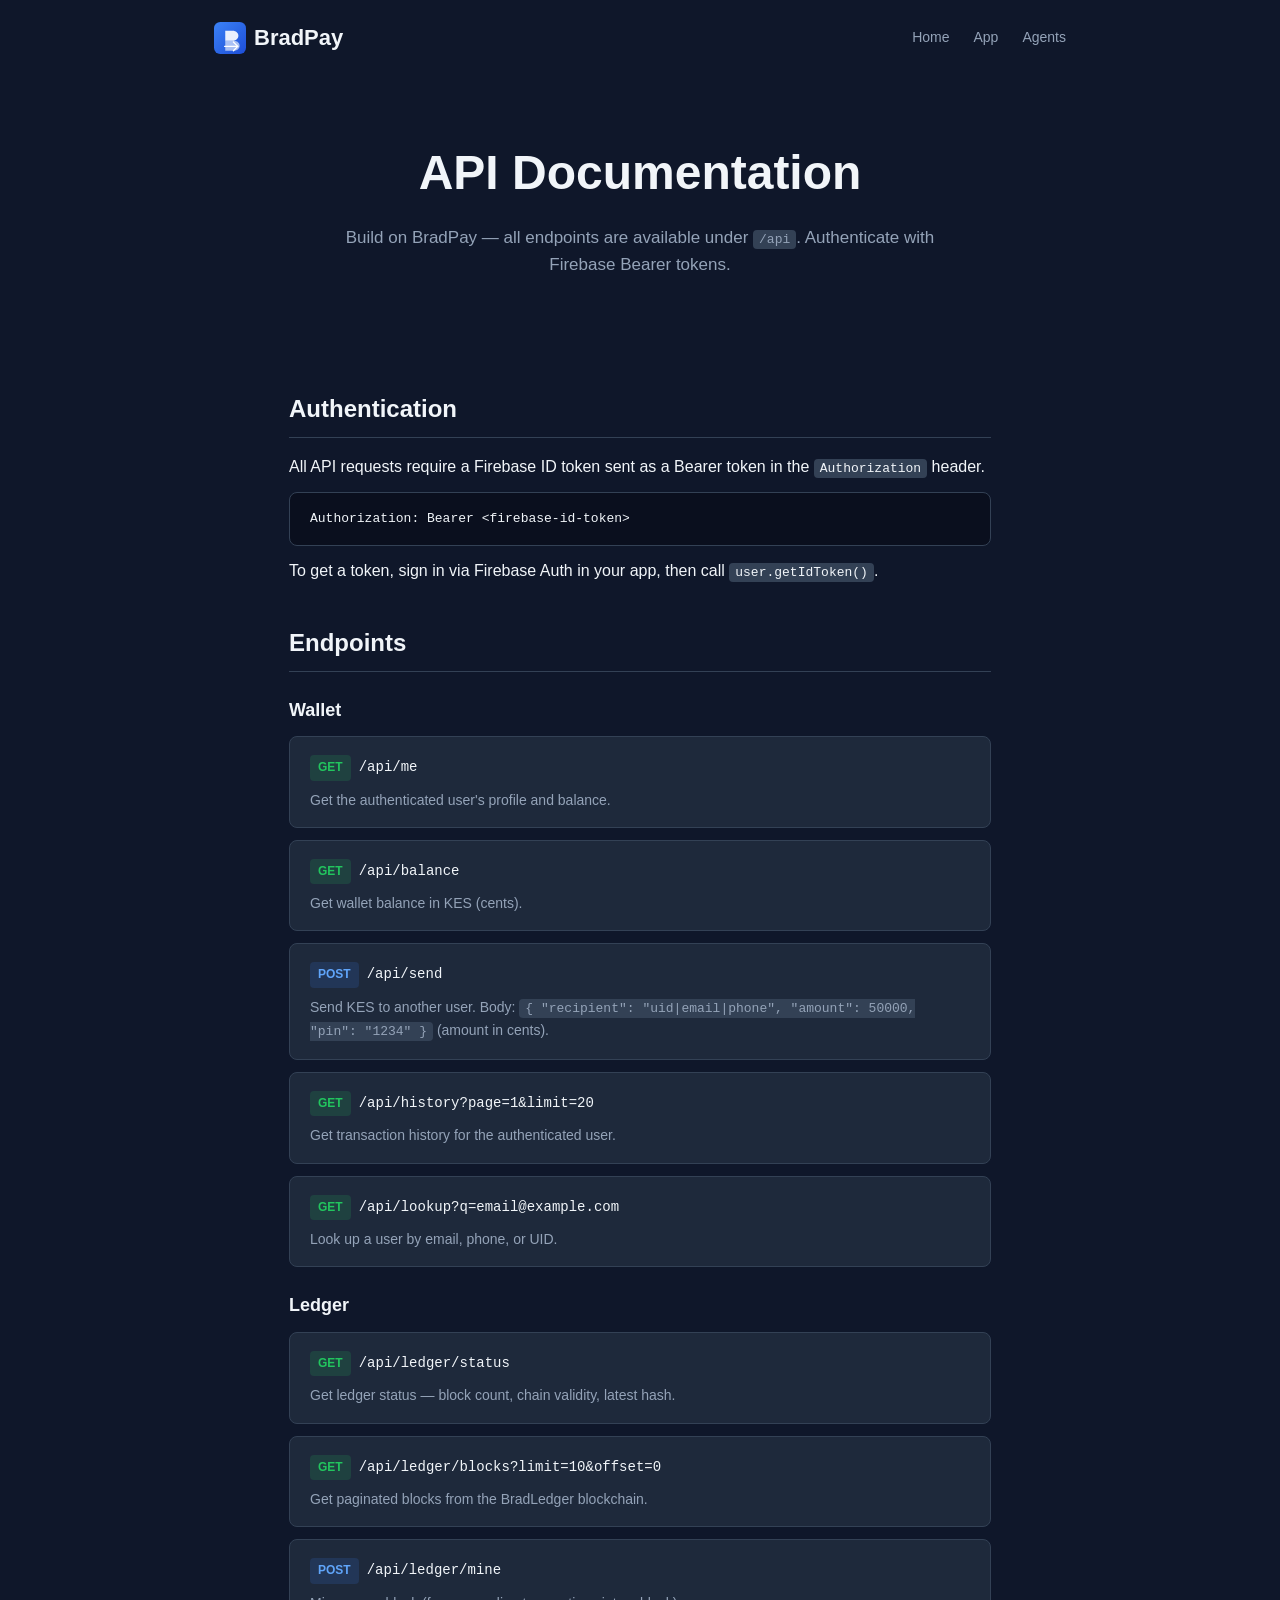
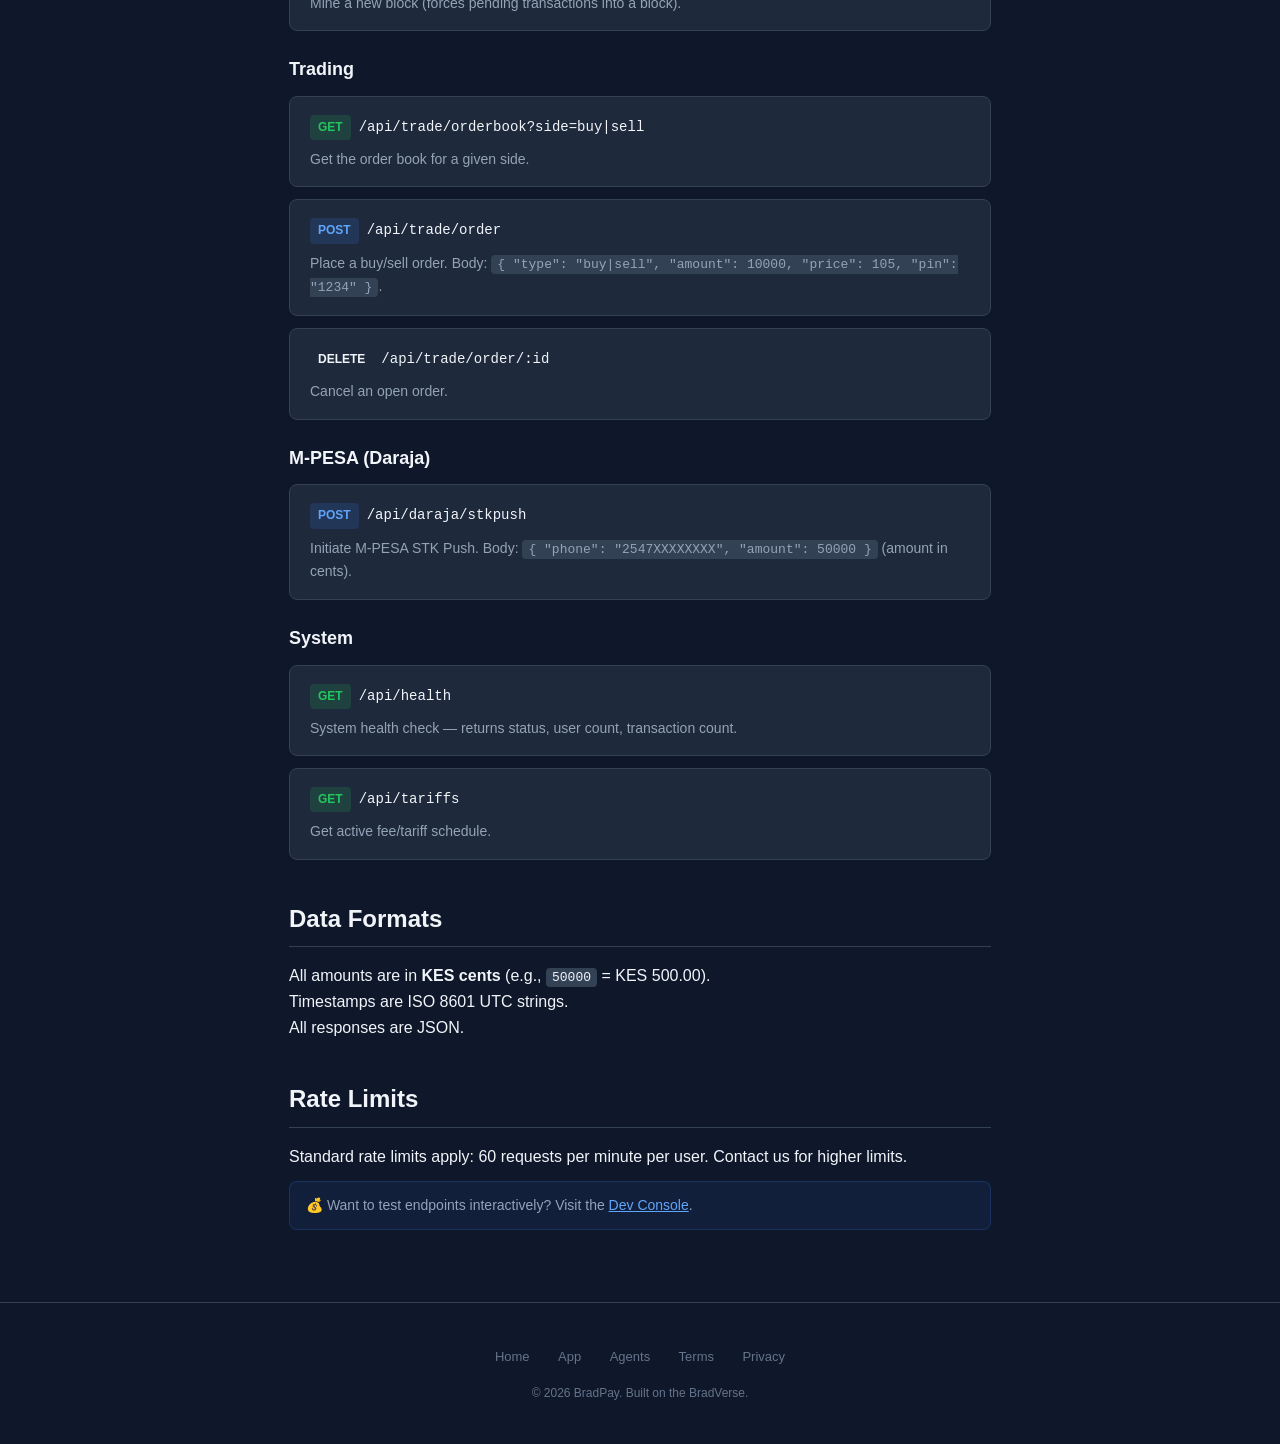
<file: frontend/developers.html>
<!DOCTYPE html>
<html lang="en">
<head>
  <meta charset="UTF-8" />
  <meta name="viewport" content="width=device-width, initial-scale=1.0" />
  <meta name="theme-color" content="#0f172a" />
  <title>API Docs — BradPay Developer Hub</title>
  <link rel="icon" type="image/svg+xml" href="/img/favicon.svg" />
  <style>
    *, *::before, *::after { box-sizing: border-box; margin: 0; padding: 0; }
    :root {
      --bg: #0f172a; --bg2: #1e293b; --bg3: #334155;
      --primary: #3b82f6; --primary-dark: #2563eb; --primary-light: #60a5fa;
      --text: #f1f5f9; --text2: #94a3b8; --text3: #64748b;
      --success: #22c55e; --danger: #ef4444;
      --radius: 12px; --radius-sm: 8px;
    }
    html { scroll-behavior: smooth; }
    body { font-family: -apple-system, BlinkMacSystemFont, 'Segoe UI', Roboto, sans-serif; background: var(--bg); color: var(--text); line-height: 1.6; -webkit-font-smoothing: antialiased; }
    .container { max-width: 900px; margin: 0 auto; padding: 0 24px; }
    nav { display: flex; justify-content: space-between; align-items: center; padding: 20px 24px; max-width: 900px; margin: 0 auto; }
    nav .logo { font-size: 22px; font-weight: 800; display: flex; align-items: center; gap: 8px; text-decoration: none; color: var(--text); }
    nav .logo img { height: 32px; }
    nav .nav-links { display: flex; gap: 24px; align-items: center; }
    nav a { color: var(--text2); text-decoration: none; font-size: 14px; font-weight: 500; transition: color 0.2s; }
    nav a:hover { color: var(--text); }
    .hero { padding: 60px 24px; text-align: center; max-width: 700px; margin: 0 auto; }
    .hero h1 { font-size: clamp(32px, 5vw, 48px); font-weight: 800; margin-bottom: 12px; }
    .hero p { font-size: 17px; color: var(--text2); }
    .content { max-width: 750px; margin: 0 auto; padding: 0 24px 60px; }
    h2 { font-size: 24px; font-weight: 700; margin: 40px 0 16px; padding-bottom: 8px; border-bottom: 1px solid var(--bg3); }
    h3 { font-size: 18px; font-weight: 600; margin: 24px 0 8px; }
    p { margin-bottom: 12px; }
    .endpoint { background: var(--bg2); border-radius: var(--radius-sm); padding: 16px 20px; margin: 12px 0; border: 1px solid var(--bg3); }
    .endpoint .method { display: inline-block; font-size: 12px; font-weight: 700; padding: 3px 8px; border-radius: 4px; margin-right: 8px; }
    .endpoint .method.get { background: rgba(34,197,94,0.15); color: var(--success); }
    .endpoint .method.post { background: rgba(59,130,246,0.15); color: var(--primary-light); }
    .endpoint .path { font-family: 'Courier New', monospace; font-size: 14px; color: var(--text); }
    .endpoint .desc { font-size: 14px; color: var(--text2); margin-top: 8px; }
    code { background: var(--bg3); padding: 2px 6px; border-radius: 4px; font-size: 13px; font-family: 'Courier New', monospace; }
    pre { background: #0a0f1e; border-radius: var(--radius-sm); padding: 16px 20px; overflow-x: auto; margin: 12px 0; border: 1px solid var(--bg3); }
    pre code { background: none; padding: 0; }
    .note { background: rgba(59,130,246,0.08); border: 1px solid rgba(59,130,246,0.2); border-radius: var(--radius-sm); padding: 12px 16px; font-size: 14px; color: var(--text2); margin: 12px 0; }
    footer { text-align: center; padding: 40px 24px; border-top: 1px solid var(--bg3); }
    footer a { color: var(--text3); text-decoration: none; font-size: 13px; margin: 0 12px; }
    footer a:hover { color: var(--text); }
    footer .copy { color: var(--text3); font-size: 12px; margin-top: 16px; }
    @media (max-width: 600px) { nav .nav-links { display: none; } }
  </style>
</head>
<body>
  <nav>
    <a href="/" class="logo"><img src="/img/logo-icon.svg" alt="" /> BradPay</a>
    <div class="nav-links">
      <a href="/">Home</a>
      <a href="/app">App</a>
      <a href="/agent.html">Agents</a>
    </div>
  </nav>
  <section class="hero">
    <h1>API Documentation</h1>
    <p>Build on BradPay — all endpoints are available under <code>/api</code>. Authenticate with Firebase Bearer tokens.</p>
  </section>
  <div class="content">
    <h2>Authentication</h2>
    <p>All API requests require a Firebase ID token sent as a Bearer token in the <code>Authorization</code> header.</p>
    <pre><code>Authorization: Bearer &lt;firebase-id-token&gt;</code></pre>
    <p>To get a token, sign in via Firebase Auth in your app, then call <code>user.getIdToken()</code>.</p>

    <h2>Endpoints</h2>

    <h3>Wallet</h3>
    <div class="endpoint">
      <span class="method get">GET</span><span class="path">/api/me</span>
      <div class="desc">Get the authenticated user's profile and balance.</div>
    </div>
    <div class="endpoint">
      <span class="method get">GET</span><span class="path">/api/balance</span>
      <div class="desc">Get wallet balance in KES (cents).</div>
    </div>
    <div class="endpoint">
      <span class="method post">POST</span><span class="path">/api/send</span>
      <div class="desc">Send KES to another user. Body: <code>{ "recipient": "uid|email|phone", "amount": 50000, "pin": "1234" }</code> (amount in cents).</div>
    </div>
    <div class="endpoint">
      <span class="method get">GET</span><span class="path">/api/history?page=1&limit=20</span>
      <div class="desc">Get transaction history for the authenticated user.</div>
    </div>
    <div class="endpoint">
      <span class="method get">GET</span><span class="path">/api/lookup?q=email@example.com</span>
      <div class="desc">Look up a user by email, phone, or UID.</div>
    </div>

    <h3>Ledger</h3>
    <div class="endpoint">
      <span class="method get">GET</span><span class="path">/api/ledger/status</span>
      <div class="desc">Get ledger status — block count, chain validity, latest hash.</div>
    </div>
    <div class="endpoint">
      <span class="method get">GET</span><span class="path">/api/ledger/blocks?limit=10&offset=0</span>
      <div class="desc">Get paginated blocks from the BradLedger blockchain.</div>
    </div>
    <div class="endpoint">
      <span class="method post">POST</span><span class="path">/api/ledger/mine</span>
      <div class="desc">Mine a new block (forces pending transactions into a block).</div>
    </div>

    <h3>Trading</h3>
    <div class="endpoint">
      <span class="method get">GET</span><span class="path">/api/trade/orderbook?side=buy|sell</span>
      <div class="desc">Get the order book for a given side.</div>
    </div>
    <div class="endpoint">
      <span class="method post">POST</span><span class="path">/api/trade/order</span>
      <div class="desc">Place a buy/sell order. Body: <code>{ "type": "buy|sell", "amount": 10000, "price": 105, "pin": "1234" }</code>.</div>
    </div>
    <div class="endpoint">
      <span class="method delete">DELETE</span><span class="path">/api/trade/order/:id</span>
      <div class="desc">Cancel an open order.</div>
    </div>

    <h3>M-PESA (Daraja)</h3>
    <div class="endpoint">
      <span class="method post">POST</span><span class="path">/api/daraja/stkpush</span>
      <div class="desc">Initiate M-PESA STK Push. Body: <code>{ "phone": "2547XXXXXXXX", "amount": 50000 }</code> (amount in cents).</div>
    </div>

    <h3>System</h3>
    <div class="endpoint">
      <span class="method get">GET</span><span class="path">/api/health</span>
      <div class="desc">System health check — returns status, user count, transaction count.</div>
    </div>
    <div class="endpoint">
      <span class="method get">GET</span><span class="path">/api/tariffs</span>
      <div class="desc">Get active fee/tariff schedule.</div>
    </div>

    <h2>Data Formats</h2>
    <p>All amounts are in <strong>KES cents</strong> (e.g., <code>50000</code> = KES 500.00).<br/>Timestamps are ISO 8601 UTC strings.<br/>All responses are JSON.</p>

    <h2>Rate Limits</h2>
    <p>Standard rate limits apply: 60 requests per minute per user. Contact us for higher limits.</p>

    <div class="note">💰 Want to test endpoints interactively? Visit the <a href="/dev" style="color:var(--primary-light);">Dev Console</a>.</div>
  </div>
  <footer>
    <a href="/">Home</a> <a href="/app">App</a> <a href="/agent.html">Agents</a> <a href="/terms.html">Terms</a> <a href="/privacy.html">Privacy</a>
    <div class="copy">© 2026 BradPay. Built on the BradVerse.</div>
  </footer>
  <script>
    if ("serviceWorker" in navigator) { navigator.serviceWorker.register("/service-worker.js").catch(() => {}); }
  </script>
</body>
</html>
</file>
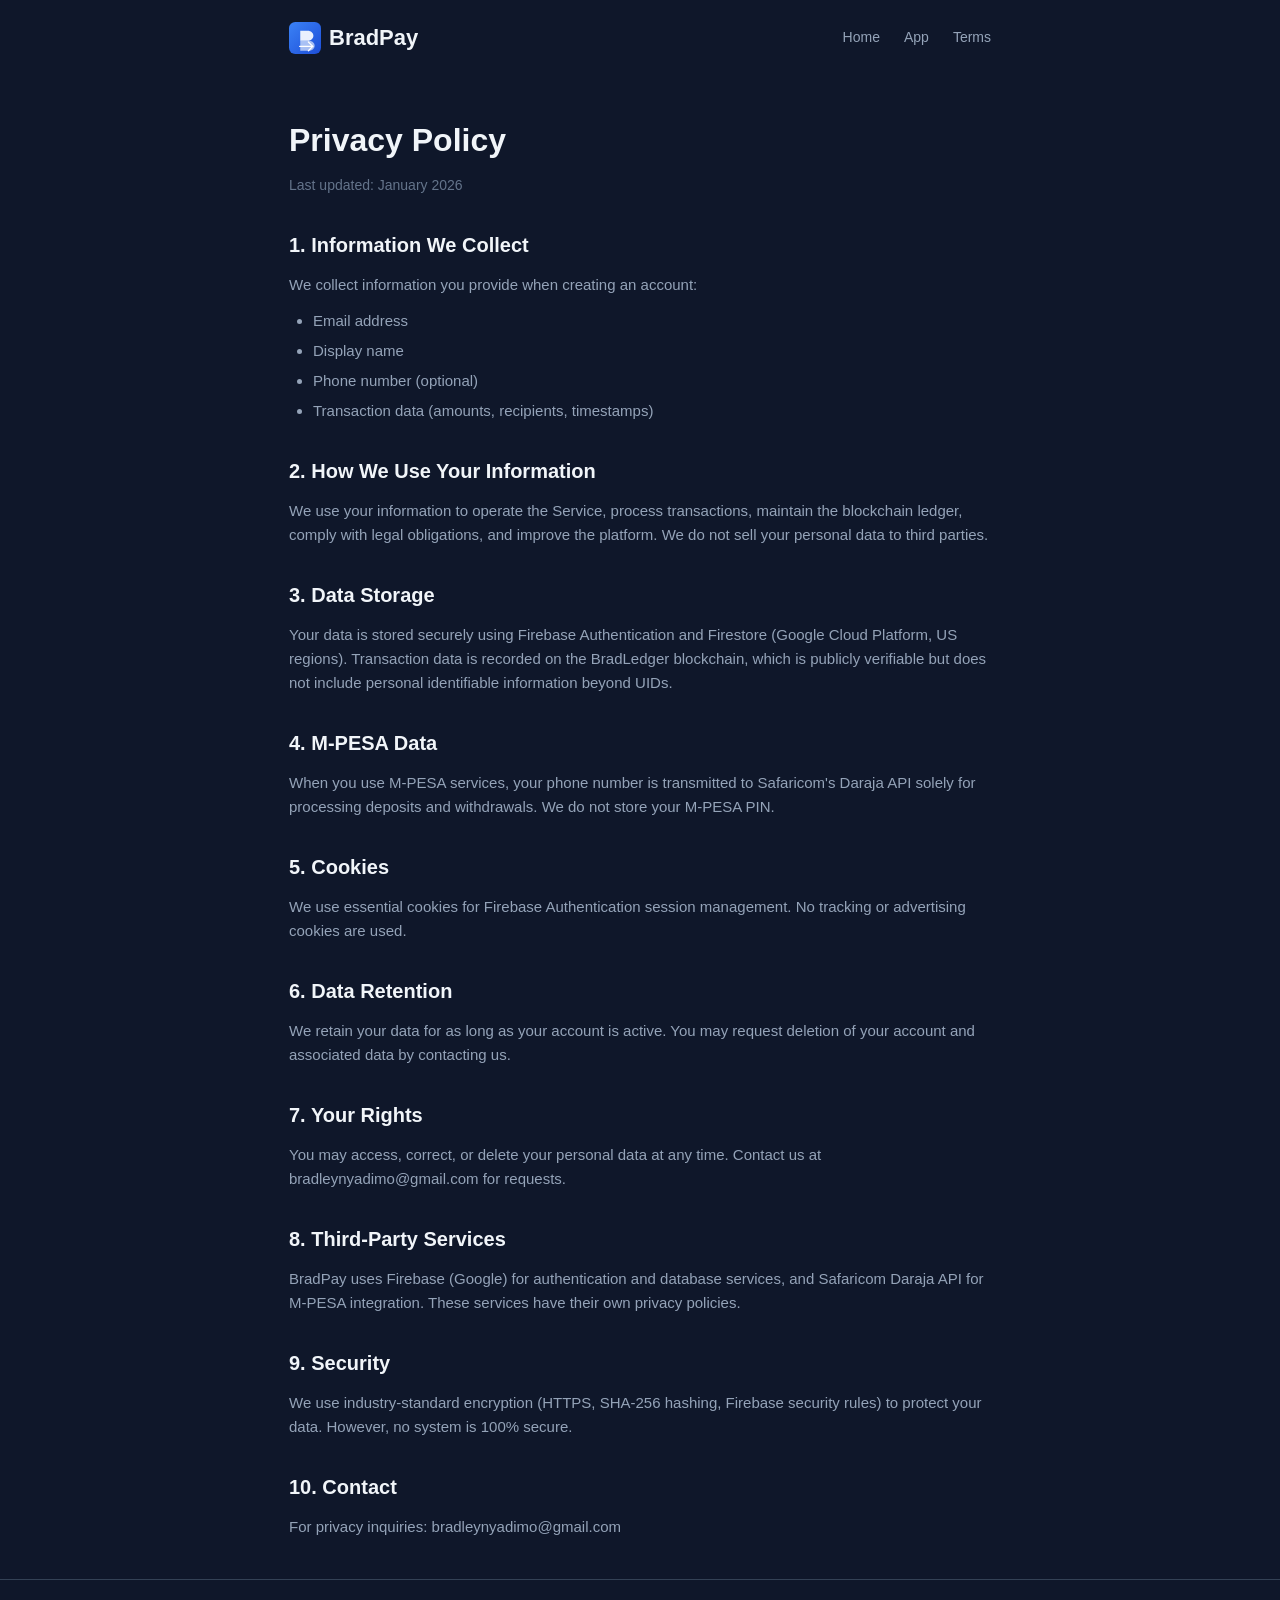
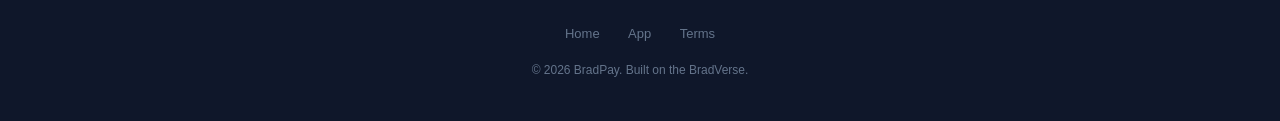
<file: frontend/privacy.html>
<!DOCTYPE html>
<html lang="en">
<head>
  <meta charset="UTF-8" />
  <meta name="viewport" content="width=device-width, initial-scale=1.0" />
  <meta name="theme-color" content="#0f172a" />
  <title>Privacy Policy — BradPay</title>
  <link rel="icon" type="image/svg+xml" href="/img/favicon.svg" />
  <style>
    *, *::before, *::after { box-sizing: border-box; margin: 0; padding: 0; }
    :root { --bg: #0f172a; --bg2: #1e293b; --bg3: #334155; --primary: #3b82f6; --text: #f1f5f9; --text2: #94a3b8; --text3: #64748b; --radius: 12px; --radius-sm: 8px; }
    html { scroll-behavior: smooth; }
    body { font-family: -apple-system, BlinkMacSystemFont, 'Segoe UI', Roboto, sans-serif; background: var(--bg); color: var(--text); line-height: 1.6; -webkit-font-smoothing: antialiased; }
    .container { max-width: 750px; margin: 0 auto; padding: 0 24px; }
    nav { display: flex; justify-content: space-between; align-items: center; padding: 20px 24px; max-width: 750px; margin: 0 auto; }
    nav .logo { font-size: 22px; font-weight: 800; display: flex; align-items: center; gap: 8px; text-decoration: none; color: var(--text); }
    nav .logo img { height: 32px; }
    nav .nav-links { display: flex; gap: 24px; align-items: center; }
    nav a { color: var(--text2); text-decoration: none; font-size: 14px; font-weight: 500; transition: color 0.2s; }
    nav a:hover { color: var(--text); }
    h1 { font-size: 32px; font-weight: 800; margin: 40px 0 8px; }
    .date { color: var(--text3); font-size: 14px; margin-bottom: 32px; }
    h2 { font-size: 20px; font-weight: 700; margin: 32px 0 12px; }
    p { font-size: 15px; color: var(--text2); margin-bottom: 12px; }
    ul { margin: 0 0 16px 24px; }
    ul li { font-size: 15px; color: var(--text2); margin-bottom: 6px; }
    footer { text-align: center; padding: 40px 24px; border-top: 1px solid var(--bg3); margin-top: 40px; }
    footer a { color: var(--text3); text-decoration: none; font-size: 13px; margin: 0 12px; }
    footer a:hover { color: var(--text); }
    footer .copy { color: var(--text3); font-size: 12px; margin-top: 16px; }
    @media (max-width: 600px) { nav .nav-links { display: none; } }
  </style>
</head>
<body>
  <nav>
    <a href="/" class="logo"><img src="/img/logo-icon.svg" alt="" /> BradPay</a>
    <div class="nav-links">
      <a href="/">Home</a>
      <a href="/app">App</a>
      <a href="/terms.html">Terms</a>
    </div>
  </nav>
  <div class="container">
    <h1>Privacy Policy</h1>
    <div class="date">Last updated: January 2026</div>

    <h2>1. Information We Collect</h2>
    <p>We collect information you provide when creating an account:</p>
    <ul>
      <li>Email address</li>
      <li>Display name</li>
      <li>Phone number (optional)</li>
      <li>Transaction data (amounts, recipients, timestamps)</li>
    </ul>

    <h2>2. How We Use Your Information</h2>
    <p>We use your information to operate the Service, process transactions, maintain the blockchain ledger, comply with legal obligations, and improve the platform. We do not sell your personal data to third parties.</p>

    <h2>3. Data Storage</h2>
    <p>Your data is stored securely using Firebase Authentication and Firestore (Google Cloud Platform, US regions). Transaction data is recorded on the BradLedger blockchain, which is publicly verifiable but does not include personal identifiable information beyond UIDs.</p>

    <h2>4. M-PESA Data</h2>
    <p>When you use M-PESA services, your phone number is transmitted to Safaricom's Daraja API solely for processing deposits and withdrawals. We do not store your M-PESA PIN.</p>

    <h2>5. Cookies</h2>
    <p>We use essential cookies for Firebase Authentication session management. No tracking or advertising cookies are used.</p>

    <h2>6. Data Retention</h2>
    <p>We retain your data for as long as your account is active. You may request deletion of your account and associated data by contacting us.</p>

    <h2>7. Your Rights</h2>
    <p>You may access, correct, or delete your personal data at any time. Contact us at <span style="color:var(--primary-light);">bradleynyadimo@gmail.com</span> for requests.</p>

    <h2>8. Third-Party Services</h2>
    <p>BradPay uses Firebase (Google) for authentication and database services, and Safaricom Daraja API for M-PESA integration. These services have their own privacy policies.</p>

    <h2>9. Security</h2>
    <p>We use industry-standard encryption (HTTPS, SHA-256 hashing, Firebase security rules) to protect your data. However, no system is 100% secure.</p>

    <h2>10. Contact</h2>
    <p>For privacy inquiries: <span style="color:var(--primary-light);">bradleynyadimo@gmail.com</span></p>
  </div>
  <footer>
    <a href="/">Home</a> <a href="/app">App</a> <a href="/terms.html">Terms</a>
    <div class="copy">© 2026 BradPay. Built on the BradVerse.</div>
  </footer>
  <script>
    if ("serviceWorker" in navigator) { navigator.serviceWorker.register("/service-worker.js").catch(() => {}); }
  </script>
</body>
</html>
</file>
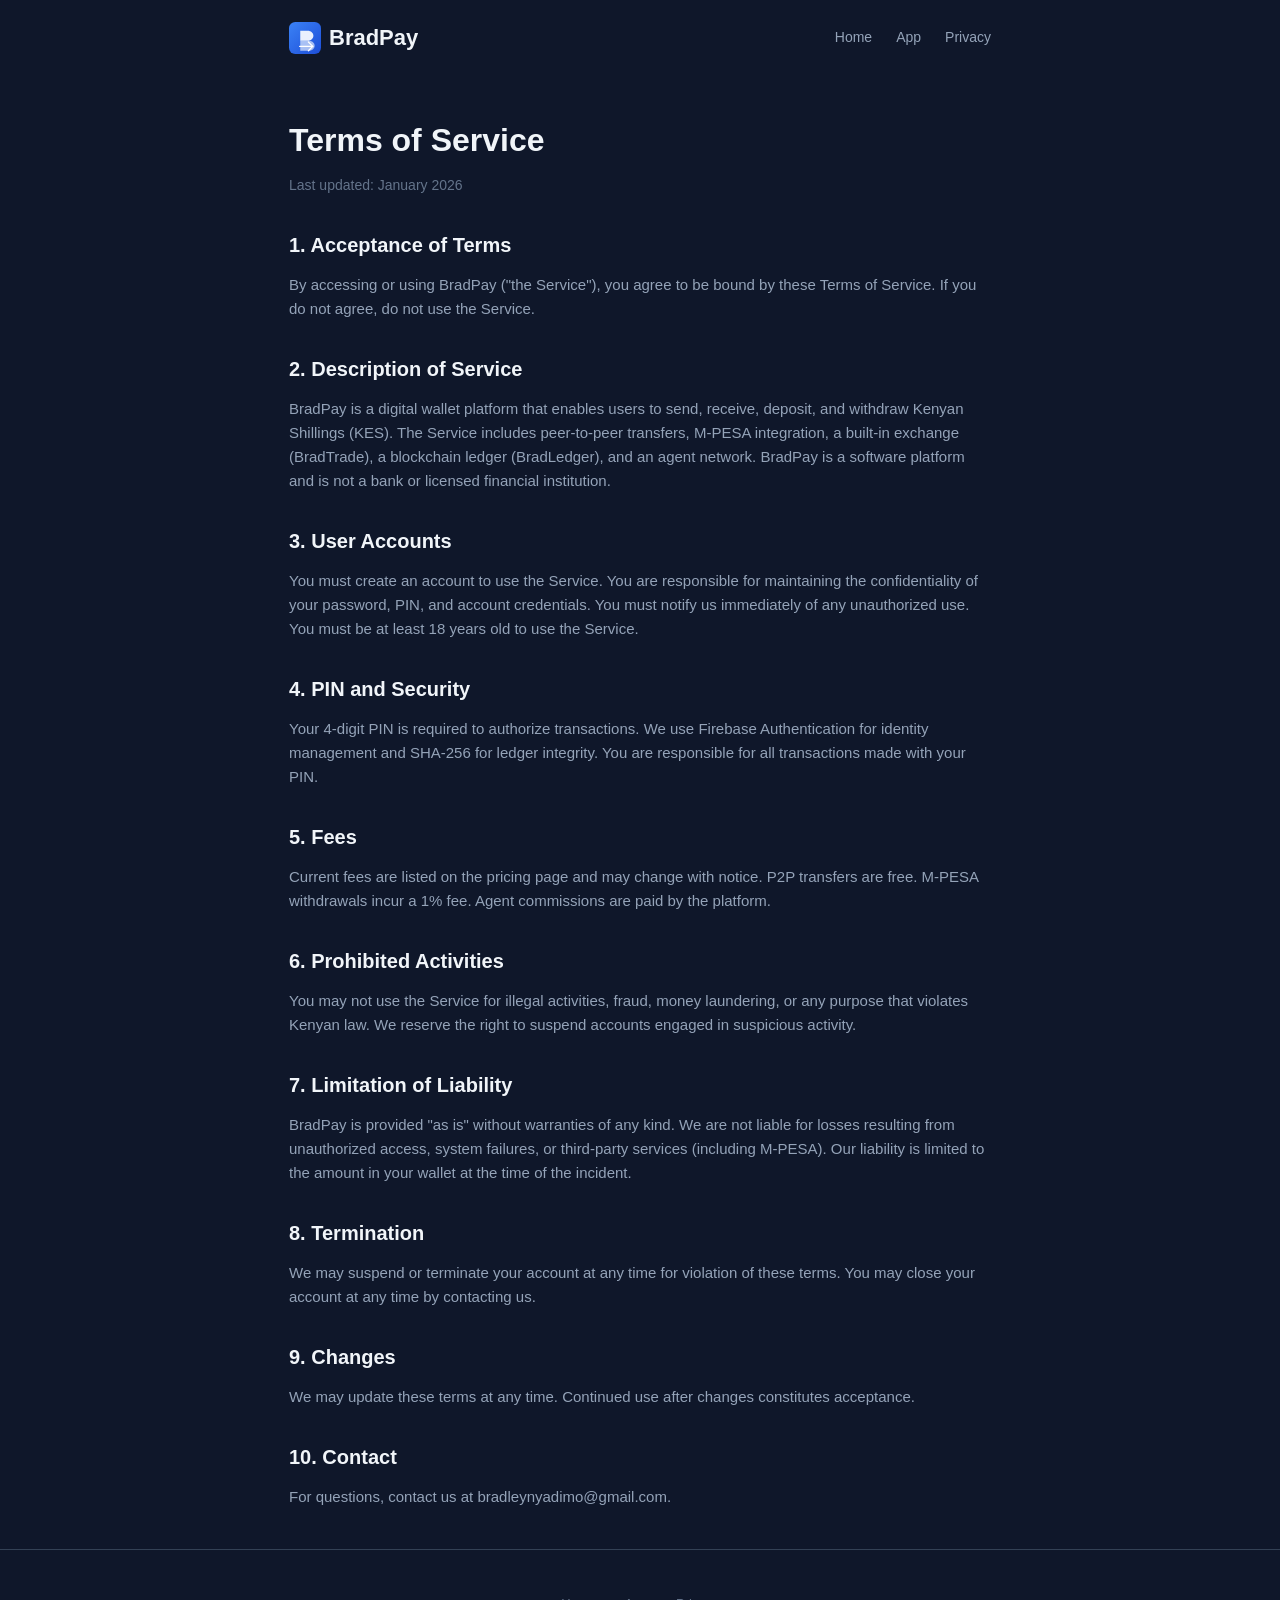
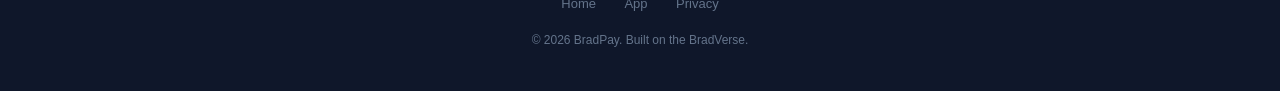
<file: frontend/terms.html>
<!DOCTYPE html>
<html lang="en">
<head>
  <meta charset="UTF-8" />
  <meta name="viewport" content="width=device-width, initial-scale=1.0" />
  <meta name="theme-color" content="#0f172a" />
  <title>Terms of Service — BradPay</title>
  <link rel="icon" type="image/svg+xml" href="/img/favicon.svg" />
  <style>
    *, *::before, *::after { box-sizing: border-box; margin: 0; padding: 0; }
    :root { --bg: #0f172a; --bg2: #1e293b; --bg3: #334155; --primary: #3b82f6; --text: #f1f5f9; --text2: #94a3b8; --text3: #64748b; --radius: 12px; --radius-sm: 8px; }
    html { scroll-behavior: smooth; }
    body { font-family: -apple-system, BlinkMacSystemFont, 'Segoe UI', Roboto, sans-serif; background: var(--bg); color: var(--text); line-height: 1.6; -webkit-font-smoothing: antialiased; }
    .container { max-width: 750px; margin: 0 auto; padding: 0 24px; }
    nav { display: flex; justify-content: space-between; align-items: center; padding: 20px 24px; max-width: 750px; margin: 0 auto; }
    nav .logo { font-size: 22px; font-weight: 800; display: flex; align-items: center; gap: 8px; text-decoration: none; color: var(--text); }
    nav .logo img { height: 32px; }
    nav .nav-links { display: flex; gap: 24px; align-items: center; }
    nav a { color: var(--text2); text-decoration: none; font-size: 14px; font-weight: 500; transition: color 0.2s; }
    nav a:hover { color: var(--text); }
    h1 { font-size: 32px; font-weight: 800; margin: 40px 0 8px; }
    .date { color: var(--text3); font-size: 14px; margin-bottom: 32px; }
    h2 { font-size: 20px; font-weight: 700; margin: 32px 0 12px; }
    p { font-size: 15px; color: var(--text2); margin-bottom: 12px; }
    ul { margin: 0 0 16px 24px; }
    ul li { font-size: 15px; color: var(--text2); margin-bottom: 6px; }
    footer { text-align: center; padding: 40px 24px; border-top: 1px solid var(--bg3); margin-top: 40px; }
    footer a { color: var(--text3); text-decoration: none; font-size: 13px; margin: 0 12px; }
    footer a:hover { color: var(--text); }
    footer .copy { color: var(--text3); font-size: 12px; margin-top: 16px; }
    @media (max-width: 600px) { nav .nav-links { display: none; } }
  </style>
</head>
<body>
  <nav>
    <a href="/" class="logo"><img src="/img/logo-icon.svg" alt="" /> BradPay</a>
    <div class="nav-links">
      <a href="/">Home</a>
      <a href="/app">App</a>
      <a href="/privacy.html">Privacy</a>
    </div>
  </nav>
  <div class="container">
    <h1>Terms of Service</h1>
    <div class="date">Last updated: January 2026</div>

    <h2>1. Acceptance of Terms</h2>
    <p>By accessing or using BradPay ("the Service"), you agree to be bound by these Terms of Service. If you do not agree, do not use the Service.</p>

    <h2>2. Description of Service</h2>
    <p>BradPay is a digital wallet platform that enables users to send, receive, deposit, and withdraw Kenyan Shillings (KES). The Service includes peer-to-peer transfers, M-PESA integration, a built-in exchange (BradTrade), a blockchain ledger (BradLedger), and an agent network. BradPay is a software platform and is not a bank or licensed financial institution.</p>

    <h2>3. User Accounts</h2>
    <p>You must create an account to use the Service. You are responsible for maintaining the confidentiality of your password, PIN, and account credentials. You must notify us immediately of any unauthorized use. You must be at least 18 years old to use the Service.</p>

    <h2>4. PIN and Security</h2>
    <p>Your 4-digit PIN is required to authorize transactions. We use Firebase Authentication for identity management and SHA-256 for ledger integrity. You are responsible for all transactions made with your PIN.</p>

    <h2>5. Fees</h2>
    <p>Current fees are listed on the pricing page and may change with notice. P2P transfers are free. M-PESA withdrawals incur a 1% fee. Agent commissions are paid by the platform.</p>

    <h2>6. Prohibited Activities</h2>
    <p>You may not use the Service for illegal activities, fraud, money laundering, or any purpose that violates Kenyan law. We reserve the right to suspend accounts engaged in suspicious activity.</p>

    <h2>7. Limitation of Liability</h2>
    <p>BradPay is provided "as is" without warranties of any kind. We are not liable for losses resulting from unauthorized access, system failures, or third-party services (including M-PESA). Our liability is limited to the amount in your wallet at the time of the incident.</p>

    <h2>8. Termination</h2>
    <p>We may suspend or terminate your account at any time for violation of these terms. You may close your account at any time by contacting us.</p>

    <h2>9. Changes</h2>
    <p>We may update these terms at any time. Continued use after changes constitutes acceptance.</p>

    <h2>10. Contact</h2>
    <p>For questions, contact us at <span style="color:var(--primary-light);">bradleynyadimo@gmail.com</span>.</p>
  </div>
  <footer>
    <a href="/">Home</a> <a href="/app">App</a> <a href="/privacy.html">Privacy</a>
    <div class="copy">© 2026 BradPay. Built on the BradVerse.</div>
  </footer>
  <script>
    if ("serviceWorker" in navigator) { navigator.serviceWorker.register("/service-worker.js").catch(() => {}); }
  </script>
</body>
</html>
</file>
<file: css/style.css>
*, *::before, *::after { box-sizing: border-box; margin: 0; padding: 0; }

/* ═══════════════════════════════════════════
   BradPay Design System — “BradVerse”
   Signature: void canvas + plasma mint/cyan + signal gold
   Not generic fintech blue.
   ═══════════════════════════════════════════ */
:root {
  --void: #05060f;
  --bg: #070a14;
  --bg2: #0e1424;
  --bg3: #1a2238;
  --bg-glass: rgba(14, 22, 42, 0.72);
  --bg-glass-hover: rgba(20, 30, 56, 0.88);
  /* Plasma (primary) */
  --primary: #14d4a8;
  --primary-dark: #0fb38c;
  --primary-light: #5eefc8;
  --primary-glow: rgba(20, 212, 168, 0.28);
  --plasma: linear-gradient(135deg, #2ee6a6 0%, #22d3ee 52%, #818cf8 100%);
  --plasma-soft: linear-gradient(135deg, rgba(46,230,166,0.2), rgba(34,211,238,0.12));
  /* Signal gold */
  --gold: #f0b429;
  --gold-light: #f5d76e;
  --gold-glow: rgba(240, 180, 41, 0.28);
  --accent: #22d3ee;
  --violet: #818cf8;
  --text: #f4f7fb;
  --text2: #9aabc4;
  --text3: #5f6f8c;
  --success: #2ee6a6;
  --success-dim: rgba(46, 230, 166, 0.12);
  --danger: #ff5c7a;
  --danger-dim: rgba(255, 92, 122, 0.12);
  --warning: #f0b429;
  --warning-dim: rgba(240, 180, 41, 0.12);
  --radius: 20px;
  --radius-sm: 14px;
  --radius-xs: 10px;
  --shadow: 0 8px 32px rgba(0, 0, 0, 0.4);
  --shadow-lg: 0 16px 48px rgba(0, 0, 0, 0.5);
  --transition: 0.28s cubic-bezier(0.22, 1, 0.36, 1);
  --font-display: "Syne", system-ui, sans-serif;
  --font-body: "DM Sans", system-ui, sans-serif;
  --safe-top: env(safe-area-inset-top, 0px);
  --safe-bottom: env(safe-area-inset-bottom, 0px);
}

html, body {
  height: 100%;
  font-family: var(--font-body);
  background: var(--void);
  color: var(--text);
  font-size: 16px;
  line-height: 1.5;
  -webkit-font-smoothing: antialiased;
  -moz-osx-font-smoothing: grayscale;
  overflow: hidden;
}

/* Starfield atmosphere (BradVerse) */
body::before {
  content: "";
  position: fixed; inset: 0; z-index: 0; pointer-events: none;
  background:
    radial-gradient(1.5px 1.5px at 12% 18%, rgba(255,255,255,0.55), transparent),
    radial-gradient(1px 1px at 28% 72%, rgba(46,230,166,0.55), transparent),
    radial-gradient(1.5px 1.5px at 62% 28%, rgba(245,215,110,0.45), transparent),
    radial-gradient(1px 1px at 78% 64%, rgba(34,211,238,0.5), transparent),
    radial-gradient(1px 1px at 88% 16%, rgba(255,255,255,0.35), transparent),
    radial-gradient(1.2px 1.2px at 42% 48%, rgba(129,140,248,0.45), transparent),
    radial-gradient(1px 1px at 8% 88%, rgba(255,255,255,0.3), transparent),
    radial-gradient(1px 1px at 54% 90%, rgba(46,230,166,0.35), transparent);
  opacity: 0.7;
  animation: starDrift 48s linear infinite;
}
@keyframes starDrift {
  0% { transform: translateY(0); opacity: 0.65; }
  50% { opacity: 0.9; }
  100% { transform: translateY(-12px); opacity: 0.65; }
}

#app {
  height: 100%; display: flex; flex-direction: column; max-width: 440px; margin: 0 auto;
  overflow: hidden; position: relative; z-index: 1;
  background:
    radial-gradient(ellipse 90% 50% at 50% -15%, rgba(46, 230, 166, 0.14) 0%, transparent 55%),
    radial-gradient(ellipse 60% 40% at 100% 30%, rgba(129, 140, 248, 0.1) 0%, transparent 50%),
    radial-gradient(ellipse 50% 35% at 0% 70%, rgba(34, 211, 238, 0.08) 0%, transparent 45%),
    linear-gradient(180deg, #070a14 0%, #05060f 100%);
  padding-top: var(--safe-top);
  padding-bottom: var(--safe-bottom);
}
/* Subtle grid mesh */
#app::before {
  content: "";
  position: absolute; inset: 0; pointer-events: none; z-index: 0;
  background-image:
    linear-gradient(rgba(46, 230, 166, 0.03) 1px, transparent 1px),
    linear-gradient(90deg, rgba(46, 230, 166, 0.03) 1px, transparent 1px);
  background-size: 28px 28px;
  mask-image: radial-gradient(ellipse 80% 60% at 50% 20%, #000 20%, transparent 75%);
}

.screen {
  display: none; flex: 1; flex-direction: column; padding: 20px; overflow-y: auto;
  position: absolute; inset: 0; background: transparent;
  transform: translateY(12px); opacity: 0;
  transition: transform 0.35s cubic-bezier(0.16, 1, 0.3, 1), opacity 0.3s ease;
  pointer-events: none;
  -webkit-overflow-scrolling: touch;
}
.screen.active {
  display: flex;
  transform: translateY(0); opacity: 1; pointer-events: all;
  z-index: 1;
}
.screen.slide-left {
  transform: translateY(-8px); opacity: 0;
}

#app { position: relative; }

/* Splash Screen — brand entry */
#splash-screen {
  position: fixed; inset: 0; z-index: 99999;
  display: flex; flex-direction: column; align-items: center; justify-content: center;
  background: var(--void);
  transition: opacity 0.55s ease, transform 0.55s ease;
}
#splash-screen::before {
  content: ""; position: absolute; width: 280px; height: 280px; border-radius: 50%;
  background: radial-gradient(circle, rgba(46,230,166,0.2) 0%, transparent 70%);
  animation: splashPulse 2s ease-in-out infinite;
}
#splash-screen.hide {
  opacity: 0; transform: scale(1.04); pointer-events: none;
  visibility: hidden;
}
.splash-logo {
  width: 88px; height: 88px; margin-bottom: 22px; position: relative; z-index: 1;
  border-radius: 24px; overflow: hidden;
  box-shadow: 0 0 0 1px rgba(46,230,166,0.35), 0 0 48px rgba(46,230,166,0.25);
  animation: splashPulse 1.4s ease-in-out infinite;
}
.splash-logo img { width: 100%; height: 100%; display: block; }
.splash-title {
  font-family: var(--font-display); font-size: 34px; font-weight: 800;
  letter-spacing: -1px; position: relative; z-index: 1; margin-bottom: 6px;
}
.splash-title .brad { color: var(--text); }
.splash-title .pay {
  background: var(--plasma); -webkit-background-clip: text; -webkit-text-fill-color: transparent; background-clip: text;
}
.splash-sub {
  font-size: 11px; color: var(--gold-light); letter-spacing: 3.5px; text-transform: uppercase;
  font-weight: 700; position: relative; z-index: 1;
}
.splash-loader {
  margin-top: 36px; width: 140px; height: 3px; background: rgba(255,255,255,0.06);
  border-radius: 2px; overflow: hidden; position: relative; z-index: 1;
}
.splash-loader-bar {
  height: 100%; width: 0%; background: var(--plasma); border-radius: 2px;
  animation: splashLoad 1.8s ease-in-out forwards;
  box-shadow: 0 0 12px rgba(46,230,166,0.6);
}

@keyframes splashPulse { 0%, 100% { transform: scale(1); } 50% { transform: scale(1.05); } }
@keyframes splashLoad { 0% { width: 0%; } 50% { width: 62%; } 100% { width: 100%; } }

/* Auth */
#auth-screen, #register-screen {
  justify-content: center; align-items: center; text-align: center; gap: 16px;
  padding: 28px 20px;
}
.auth-logo { width: min(240px, 72vw); height: auto; margin-bottom: 4px; filter: drop-shadow(0 8px 24px rgba(59,130,246,0.25)); }
.auth-tagline { color: var(--text2); font-size: 14px; margin-bottom: 8px; line-height: 1.4; }
.auth-badge {
  display: inline-flex; align-items: center; gap: 6px;
  font-size: 10px; font-weight: 700; letter-spacing: 1.6px; text-transform: uppercase;
  color: var(--gold-light); background: rgba(240, 180, 41, 0.08);
  border: 1px solid rgba(240, 180, 41, 0.22); border-radius: 999px;
  padding: 6px 14px; margin-bottom: 4px;
}
.auth-card {
  background: var(--bg-glass); backdrop-filter: blur(28px); -webkit-backdrop-filter: blur(28px);
  border: 1px solid rgba(46, 230, 166, 0.14); border-radius: var(--radius);
  padding: 28px 22px; width: 100%; max-width: 360px;
  box-shadow: var(--shadow-lg), 0 0 40px rgba(46,230,166,0.06);
  animation: fadeSlideUp 0.4s ease;
  position: relative;
}
.auth-card::before {
  content: ""; position: absolute; inset: 0; border-radius: inherit; pointer-events: none;
  background: linear-gradient(135deg, rgba(46,230,166,0.08), transparent 40%, rgba(240,180,41,0.05));
}
.auth-form { width: 100%; display: flex; flex-direction: column; gap: 12px; }
.auth-switch { font-size: 14px; color: var(--text2); margin-top: 4px; }
.auth-switch a { color: var(--primary-light); cursor: pointer; text-decoration: none; font-weight: 600; transition: color 0.2s; }
.auth-switch a:hover { color: var(--primary); }
.auth-error {
  color: var(--danger); font-size: 13px; display: none;
  background: var(--danger-dim); padding: 10px 12px; border-radius: var(--radius-xs);
  border: 1px solid rgba(239,68,68,0.2); text-align: left;
}
.auth-divider {
  display: flex; align-items: center; gap: 12px; color: var(--text3); font-size: 12px; width: 100%; margin: 4px 0;
}
.auth-divider::before, .auth-divider::after {
  content: ""; flex: 1; height: 1px; background: var(--bg3);
}
.auth-footer { text-align: center; font-size: 12px; color: var(--text3); margin-top: 8px; }
.auth-footer a { color: var(--text3); text-decoration: none; transition: color 0.2s; }
.auth-footer a:hover { color: var(--primary-light); }
.pin-hint { font-size: 12px; color: var(--text3); text-align: left; margin-top: -4px; }

/* Form */
input, select, textarea {
  width: 100%; padding: 14px 16px; border: 1px solid var(--bg3); border-radius: var(--radius-sm);
  background: rgba(15, 23, 42, 0.6); color: var(--text); font-size: 16px; outline: none;
  transition: border-color 0.2s, box-shadow 0.2s, background 0.2s;
  -webkit-appearance: none;
}
input:focus {
  border-color: rgba(46, 230, 166, 0.55);
  box-shadow: 0 0 0 1px rgba(46, 230, 166, 0.4), 0 0 24px rgba(46, 230, 166, 0.12);
  background: rgba(8, 14, 28, 0.9);
}
input::placeholder { color: var(--text3); }
label { font-size: 13px; font-weight: 600; color: var(--text2); letter-spacing: 0.3px; }
.form-group { display: flex; flex-direction: column; gap: 6px; }
.form-group label { margin-bottom: 0; }

/* Buttons — plasma primary */
.btn {
  position: relative; overflow: hidden;
  display: inline-flex; align-items: center; justify-content: center; gap: 8px;
  padding: 14px 24px; border: none; border-radius: 14px; font-size: 15px;
  font-family: var(--font-body); font-weight: 700; cursor: pointer;
  transition: all var(--transition); text-decoration: none; letter-spacing: 0.2px;
  -webkit-tap-highlight-color: transparent;
}
.btn::after { content: ''; position: absolute; inset: 0; background: rgba(255,255,255,0); transition: background 0.2s; }
.btn:hover::after { background: rgba(255,255,255,0.08); }
.btn:active { transform: scale(0.97); }
.btn-primary {
  background: var(--plasma); color: #04120e;
  box-shadow: 0 6px 24px var(--primary-glow), inset 0 1px 0 rgba(255,255,255,0.25);
}
.btn-primary:hover { box-shadow: 0 10px 32px var(--primary-glow), 0 0 0 1px rgba(46,230,166,0.3); }
.btn-secondary {
  background: var(--bg-glass); color: var(--text);
  border: 1px solid rgba(46, 230, 166, 0.15); backdrop-filter: blur(12px);
}
.btn-secondary:hover { border-color: rgba(46, 230, 166, 0.35); background: var(--bg-glass-hover); }
.btn-google {
  background: rgba(255,255,255,0.04); color: var(--text);
  border: 1px solid rgba(255,255,255,0.08);
  font-weight: 600; width: 100%; padding: 12px 20px; font-size: 14px; border-radius: 14px;
  backdrop-filter: blur(10px); transition: all 0.2s;
}
.btn-google:hover { background: rgba(255,255,255,0.08); border-color: rgba(255,255,255,0.12); }
.btn-google img { width: 18px; height: 18px; }
.btn-danger { background: linear-gradient(135deg, #ff5c7a, #e11d48); color: white; box-shadow: 0 6px 20px rgba(255,92,122,0.25); }
.btn-success { background: var(--plasma); color: #04120e; }
.btn-ghost { background: transparent; color: var(--text2); padding: 8px 12px; font-size: 14px; font-weight: 600; }
.btn-ghost:hover { background: var(--bg-glass); color: var(--text); }
.btn-full { width: 100%; }
.btn:disabled { opacity: 0.4; cursor: not-allowed; transform: none !important; box-shadow: none !important; }
.btn-sm { padding: 10px 16px; font-size: 13px; border-radius: 12px; }

/* Ripple */
.ripple { position: absolute; border-radius: 50%; background: rgba(255,255,255,0.25); transform: scale(0); animation: rippleAnim 0.5s ease-out; pointer-events: none; }
@keyframes rippleAnim { to { transform: scale(4); opacity: 0; } }

/* Header / Top Bar */
.top-bar {
  display: flex; align-items: center; justify-content: space-between;
  padding: 14px 0 10px; flex-shrink: 0;
  position: sticky; top: 0; z-index: 10;
}
.top-bar h1 { font-size: 20px; font-weight: 800; letter-spacing: -0.4px; }
.top-bar .user-name { font-size: 12px; color: var(--text2); font-weight: 500; }
.top-bar .top-actions { display: flex; gap: 6px; align-items: center; }
.top-bar-user { display: flex; align-items: center; gap: 12px; }
.avatar {
  width: 42px; height: 42px; border-radius: 14px;
  background: var(--plasma);
  display: flex; align-items: center; justify-content: center;
  font-family: var(--font-display); font-weight: 800; font-size: 16px;
  color: #04120e; flex-shrink: 0;
  box-shadow: 0 0 0 1px rgba(46,230,166,0.35), 0 6px 18px rgba(46,230,166,0.25);
}
.brand-mark {
  font-family: var(--font-display); font-weight: 800; letter-spacing: -0.6px;
  font-size: 20px; line-height: 1.1;
}
.brand-mark .pay {
  background: var(--plasma); -webkit-background-clip: text; -webkit-text-fill-color: transparent; background-clip: text;
}
.verse-tag {
  display: inline-flex; align-items: center; gap: 6px;
  font-size: 10px; font-weight: 700; letter-spacing: 1.8px; text-transform: uppercase;
  color: var(--gold-light);
}
.btn-logout {
  background: var(--bg-glass); border: 1px solid rgba(255,255,255,0.06);
  color: var(--text2); cursor: pointer; font-size: 12px; font-weight: 600;
  padding: 8px 12px; border-radius: 999px; transition: all 0.2s;
}
.btn-logout:hover { background: var(--danger-dim); color: var(--danger); border-color: rgba(239,68,68,0.25); }

/* BradCard — signature wallet surface */
.balance-card {
  background:
    linear-gradient(145deg, rgba(14, 28, 48, 0.95) 0%, rgba(10, 16, 36, 0.98) 40%, rgba(6, 12, 24, 1) 100%);
  border-radius: 24px; padding: 22px 20px 18px; margin: 6px 0 18px;
  position: relative; overflow: hidden; flex-shrink: 0;
  border: 1px solid rgba(46, 230, 166, 0.22);
  box-shadow:
    0 0 0 1px rgba(240, 180, 41, 0.06),
    0 20px 50px rgba(0, 0, 0, 0.45),
    inset 0 1px 0 rgba(255,255,255,0.08);
}
.balance-card::before {
  content: ''; position: absolute; top: -40%; right: -20%;
  width: 260px; height: 260px;
  background: radial-gradient(circle, rgba(46, 230, 166, 0.28) 0%, transparent 68%);
  border-radius: 50%; pointer-events: none;
  animation: cardGlow 6s ease-in-out infinite;
}
.balance-card::after {
  content: 'BP';
  position: absolute; right: 16px; bottom: 10px;
  font-family: var(--font-display); font-weight: 800; font-size: 64px;
  letter-spacing: -4px; line-height: 1;
  background: var(--plasma); -webkit-background-clip: text; -webkit-text-fill-color: transparent;
  background-clip: text; opacity: 0.07; pointer-events: none; z-index: 0;
}
@keyframes cardGlow {
  0%, 100% { opacity: 0.85; transform: scale(1); }
  50% { opacity: 1; transform: scale(1.08); }
}
.bradcard-orbit {
  position: absolute; top: 14px; right: 14px; width: 56px; height: 56px;
  border-radius: 50%; border: 1px dashed rgba(46,230,166,0.25);
  pointer-events: none; z-index: 1; animation: orbitSpin 18s linear infinite;
}
.bradcard-orbit::after {
  content: ""; position: absolute; top: -3px; left: 50%; width: 6px; height: 6px;
  margin-left: -3px; border-radius: 50%; background: var(--gold);
  box-shadow: 0 0 10px var(--gold);
}
@keyframes orbitSpin { to { transform: rotate(360deg); } }
.balance-card-top {
  display: flex; justify-content: space-between; align-items: flex-start;
  position: relative; z-index: 1; margin-bottom: 10px;
}
.balance-label {
  font-size: 12px; opacity: 0.75; font-weight: 600; letter-spacing: 0.8px;
  text-transform: uppercase; position: relative; z-index: 1;
}
.balance-status {
  display: inline-flex; align-items: center; gap: 6px;
  font-size: 10px; font-weight: 700; letter-spacing: 0.8px; text-transform: uppercase;
  color: var(--primary-light);
  background: rgba(46, 230, 166, 0.1); border: 1px solid rgba(46,230,166,0.2);
  border-radius: 999px; padding: 5px 10px;
}
.balance-status-dot {
  width: 6px; height: 6px; border-radius: 50%; background: var(--primary);
  box-shadow: 0 0 8px var(--primary); animation: pulse 2s ease-in-out infinite;
}
.balance-row {
  display: flex; align-items: baseline; gap: 8px;
  position: relative; z-index: 1; margin-bottom: 4px;
}
.balance-currency-prefix {
  font-size: 18px; font-weight: 700; opacity: 0.65; letter-spacing: 0.5px;
}
.balance-amount {
  font-size: clamp(32px, 9vw, 42px); font-weight: 800; letter-spacing: -1.5px;
  transition: color 0.3s; position: relative; z-index: 1;
  font-variant-numeric: tabular-nums;
}
.balance-sub {
  font-size: 13px; color: rgba(255,255,255,0.55); position: relative; z-index: 1;
  margin-top: 4px;
}
.balance-actions {
  display: grid; grid-template-columns: 1fr 1fr; gap: 10px;
  margin-top: 18px; position: relative; z-index: 1;
}
.balance-action-btn {
  display: flex; align-items: center; justify-content: center; gap: 8px;
  padding: 12px 14px; border-radius: 12px; border: none; cursor: pointer;
  font-size: 14px; font-weight: 700; transition: all 0.2s;
  -webkit-tap-highlight-color: transparent;
}
.balance-action-btn.primary {
  background: var(--plasma); color: #04120e;
  box-shadow: 0 6px 18px rgba(46,230,166,0.3);
}
.balance-action-btn.primary:hover { transform: translateY(-1px); }
.balance-action-btn.ghost {
  background: rgba(255,255,255,0.06); color: #fff;
  border: 1px solid rgba(46, 230, 166, 0.2);
}
.balance-action-btn.ghost:hover { background: rgba(46, 230, 166, 0.12); }
.balance-action-btn:active { transform: scale(0.97); }

/* Quick Actions */
.quick-actions {
  display: grid; grid-template-columns: repeat(4, 1fr); gap: 10px;
  margin-bottom: 22px; flex-shrink: 0;
  animation: fadeSlideUp 0.4s ease;
}
.quick-action {
  display: flex; flex-direction: column; align-items: center; gap: 8px;
  padding: 14px 6px 12px;
  background: var(--bg-glass); backdrop-filter: blur(12px); -webkit-backdrop-filter: blur(12px);
  border-radius: var(--radius-sm);
  cursor: pointer; transition: all 0.2s;
  border: 1px solid rgba(255,255,255,0.05);
  -webkit-tap-highlight-color: transparent; position: relative; overflow: hidden;
}
.quick-action:hover { background: var(--bg-glass-hover); border-color: rgba(46, 230, 166, 0.28); transform: translateY(-2px); }
.quick-action:active { transform: scale(0.94); }
.quick-action .icon {
  width: 42px; height: 42px; display: flex; align-items: center; justify-content: center;
  border-radius: 14px; transition: background 0.2s, transform 0.2s;
}
.quick-action .icon.deposit { background: rgba(34, 197, 94, 0.12); }
.quick-action .icon.withdraw { background: rgba(239, 68, 68, 0.12); }
.quick-action .icon.send { background: rgba(46, 230, 166, 0.12); }
.quick-action .icon.receive { background: rgba(139, 92, 246, 0.12); }
.quick-action .icon.trade { background: rgba(245, 158, 11, 0.12); }
.quick-action .icon.ledger { background: rgba(6, 182, 212, 0.12); }
.quick-action .icon.security { background: rgba(148, 163, 184, 0.12); }
.quick-action .icon.more { background: rgba(148, 163, 184, 0.1); }
.quick-action:hover .icon { transform: scale(1.06); }
.quick-action .icon svg { width: 20px; height: 20px; }
.quick-action .icon.deposit svg { color: var(--success); }
.quick-action .icon.withdraw svg { color: var(--danger); }
.quick-action .icon.send svg { color: var(--primary-light); }
.quick-action .icon.receive svg { color: #a78bfa; }
.quick-action .icon.trade svg { color: var(--warning); }
.quick-action .icon.ledger svg { color: #22d3ee; }
.quick-action .icon.security svg { color: var(--text2); }
.quick-action .label { font-size: 11px; font-weight: 600; color: var(--text2); letter-spacing: 0.15px; }

/* Amount field with prefix */
.amount-field {
  position: relative; display: flex; align-items: center;
}
.amount-field .prefix {
  position: absolute; left: 14px; font-weight: 700; color: var(--text2); font-size: 15px;
  pointer-events: none; z-index: 1;
}
.amount-field input { padding-left: 52px; font-size: 20px; font-weight: 700; letter-spacing: -0.3px; }
.field-hint { font-size: 12px; color: var(--text3); margin-top: -4px; }
.chip-row { display: flex; gap: 8px; flex-wrap: wrap; margin-top: -4px; }
.chip {
  padding: 7px 12px; border-radius: 999px; font-size: 12px; font-weight: 600;
  background: var(--bg-glass); border: 1px solid rgba(255,255,255,0.06);
  color: var(--text2); cursor: pointer; transition: all 0.15s;
}
.chip:hover, .chip.active {
  background: rgba(46,230,166,0.12); border-color: rgba(46,230,166,0.4); color: var(--primary-light);
}

/* Brand wordmark utility */
.wordmark { font-family: var(--font-display); font-weight: 800; letter-spacing: -0.8px; }
.wordmark .pay {
  background: var(--plasma); -webkit-background-clip: text; -webkit-text-fill-color: transparent; background-clip: text;
}

/* Toast brand polish */
.toast.success { background: rgba(8, 40, 32, 0.92); border: 1px solid rgba(46,230,166,0.35); color: var(--primary-light); }
.toast.error { background: rgba(48, 12, 22, 0.92); border: 1px solid rgba(255,92,122,0.35); color: #ffb3c0; }
.toast.info { background: rgba(10, 20, 40, 0.92); border: 1px solid rgba(34,211,238,0.3); color: #7dd3fc; }

/* Dialog BradVerse frame */
.dialog {
  border: 1px solid rgba(46, 230, 166, 0.18) !important;
  box-shadow: 0 24px 64px rgba(0,0,0,0.55), 0 0 40px rgba(46,230,166,0.08) !important;
}
.dialog h3 { font-family: var(--font-display); letter-spacing: -0.4px; }
.dialog .amount-large {
  background: var(--plasma); -webkit-background-clip: text; -webkit-text-fill-color: transparent; background-clip: text;
}

/* Section Title */
.section-title {
  font-size: 13px; font-weight: 700; margin-bottom: 12px; color: var(--text3);
  display: flex; align-items: center; justify-content: space-between;
  letter-spacing: 0.6px; text-transform: uppercase;
}

/* Transactions */
.tx-list { display: flex; flex-direction: column; gap: 8px; flex: 1; overflow-y: auto; padding-bottom: 20px; }
.tx-item {
  display: flex; align-items: center; gap: 14px; padding: 14px 16px;
  background: var(--bg-glass); backdrop-filter: blur(12px); -webkit-backdrop-filter: blur(12px);
  border-radius: var(--radius-sm); border: 1px solid rgba(255,255,255,0.03);
  transition: all 0.2s; cursor: pointer; position: relative;
}
.tx-item:hover { background: var(--bg-glass-hover); border-color: rgba(255,255,255,0.06); }
.tx-item:active { transform: scale(0.98); }
.tx-item.expanded { border-color: var(--primary); background: var(--bg-glass-hover); }
.tx-icon {
  width: 42px; height: 42px; border-radius: 12px; display: flex; align-items: center;
  justify-content: center; font-size: 18px; flex-shrink: 0; font-weight: 700;
}
.tx-icon.sent { background: var(--danger-dim); color: var(--danger); }
.tx-icon.received { background: var(--success-dim); color: var(--success); }
.tx-icon.pending { background: var(--warning-dim); color: var(--warning); }
.tx-info { flex: 1; min-width: 0; }
.tx-name { font-weight: 600; font-size: 14px; }
.tx-date { font-size: 12px; color: var(--text3); margin-top: 2px; }
.tx-amount { font-weight: 700; font-size: 16px; letter-spacing: -0.3px; }
.tx-amount.sent { color: var(--danger); }
.tx-amount.received { color: var(--success); }
.tx-empty {
  display: flex; flex-direction: column; align-items: center; justify-content: center; gap: 16px;
  padding: 60px 20px; color: var(--text3); font-size: 14px; animation: fadeIn 0.4s ease;
}
.tx-empty .icon { font-size: 48px; opacity: 0.2; }
.tx-empty .icon svg { width: 48px; height: 48px; opacity: 0.3; }

/* Transaction detail expand */
.tx-detail {
  display: none; padding: 16px; background: rgba(8, 12, 24, 0.6); border-radius: var(--radius-sm);
  margin-top: 8px; font-size: 13px; border: 1px solid rgba(255,255,255,0.03);
}
.tx-item.expanded .tx-detail { display: block; animation: fadeIn 0.2s ease; }
.tx-detail-row { display: flex; justify-content: space-between; padding: 6px 0; border-bottom: 1px solid rgba(255,255,255,0.04); }
.tx-detail-row:last-child { border-bottom: none; }
.tx-detail-label { color: var(--text3); }
.tx-detail-value { color: var(--text); font-weight: 500; word-break: break-all; text-align: right; }

/* Send / Receive */
.form-screen { gap: 14px; animation: fadeSlideUp 0.3s ease; padding-bottom: 32px; }
.form-screen .back {
  background: var(--bg-glass); border: 1px solid rgba(255,255,255,0.05);
  color: var(--text2); cursor: pointer; border-radius: 999px;
  font-size: 13px; font-weight: 600; padding: 8px 14px; align-self: flex-start;
  display: flex; align-items: center; gap: 6px; transition: all 0.2s;
}
.form-screen .back:hover { color: var(--text); background: var(--bg-glass-hover); }
.form-screen h2 {
  font-family: var(--font-display); font-size: 28px; font-weight: 800;
  letter-spacing: -0.8px; margin-top: 4px;
}
.top-bar h1, .top-bar .brand-mark { font-family: var(--font-display); }
.form-screen .form-lead { font-size: 14px; color: var(--text2); line-height: 1.5; margin-top: -6px; margin-bottom: 4px; }
.info-pill {
  display: flex; align-items: center; justify-content: space-between;
  background: var(--bg-glass); border: 1px solid rgba(255,255,255,0.05);
  border-radius: var(--radius-sm); padding: 14px 16px; margin-bottom: 4px;
}
.info-pill span { color: var(--text2); font-size: 13px; }
.info-pill strong { font-size: 15px; font-weight: 700; font-variant-numeric: tabular-nums; }

/* Recipient lookup */
.recipient-info { font-size: 13px; padding: 10px 14px; border-radius: var(--radius-sm); margin-top: -6px; animation: fadeIn 0.2s ease; }
.recipient-info.success { background: var(--success-dim); color: var(--success); border: 1px solid rgba(34, 197, 94, 0.15); }
.recipient-info.error { background: var(--danger-dim); color: var(--danger); border: 1px solid rgba(239, 68, 68, 0.15); }

/* Receive Card */
.receive-card {
  background: var(--bg-glass); backdrop-filter: blur(12px); -webkit-backdrop-filter: blur(12px);
  border-radius: var(--radius); padding: 28px 24px; margin-top: 8px; text-align: center;
  border: 1px solid rgba(255,255,255,0.04); animation: fadeSlideUp 0.3s ease;
}
.receive-qr {
  background: white; border-radius: var(--radius-sm); padding: 16px;
  display: inline-block; margin-bottom: 16px; box-shadow: var(--shadow);
}
.receive-qr canvas { display: block; margin: 0 auto; border-radius: 4px; }
.receive-label { font-size: 13px; color: var(--text3); margin-bottom: 8px; text-transform: uppercase; letter-spacing: 0.5px; font-weight: 600; }
.receive-uid {
  font-size: 14px; font-weight: 600; word-break: break-all;
  background: rgba(8, 12, 24, 0.6); padding: 14px; border-radius: var(--radius-sm); margin-bottom: 8px;
  font-family: 'Courier New', monospace; letter-spacing: 0.5px;
}
.receive-hint { font-size: 13px; color: var(--text2); margin-bottom: 16px; }

/* Ledger */
.ledger-stats {
  display: grid; grid-template-columns: 1fr 1fr; gap: 10px; margin: 12px 0 20px;
}
.ledger-stat {
  background: var(--bg-glass); backdrop-filter: blur(12px); -webkit-backdrop-filter: blur(12px);
  border-radius: var(--radius-sm); padding: 18px; text-align: center;
  border: 1px solid rgba(255,255,255,0.03); transition: border-color 0.2s;
}
.ledger-stat:hover { border-color: rgba(255,255,255,0.06); }
.ledger-stat-value { font-size: 26px; font-weight: 800; color: var(--primary-light); letter-spacing: -0.5px; }
.ledger-stat-label { font-size: 12px; color: var(--text3); margin-top: 3px; }
.ledger-stat.valid .ledger-stat-value { color: var(--success); }
.ledger-stat.invalid .ledger-stat-value { color: var(--danger); }
.ledger-stat.pending .ledger-stat-value { color: var(--warning); }

.block-list { display: flex; flex-direction: column; gap: 8px; flex: 1; overflow-y: auto; padding-bottom: 20px; }
.block-item {
  background: var(--bg-glass); backdrop-filter: blur(12px); -webkit-backdrop-filter: blur(12px);
  border-radius: var(--radius-sm); padding: 16px;
  border-left: 3px solid var(--primary); border: 1px solid rgba(255,255,255,0.03);
  border-left-width: 3px; transition: all 0.2s; animation: fadeSlideUp 0.3s ease;
}
.block-item:hover { border-color: rgba(46, 230, 166, 0.25); background: var(--bg-glass-hover); }
.block-item.genesis { border-left-color: var(--warning); }
.block-header { display: flex; justify-content: space-between; align-items: center; margin-bottom: 8px; }
.block-index { font-weight: 700; font-size: 15px; color: var(--primary-light); }
.block-genesis-label { font-size: 10px; background: var(--warning-dim); color: var(--warning); padding: 2px 10px; border-radius: 4px; font-weight: 700; text-transform: uppercase; letter-spacing: 0.5px; }
.block-timestamp { font-size: 11px; color: var(--text3); }
.block-tx-count { font-size: 12px; color: var(--text2); margin-bottom: 4px; }
.block-hash {
  font-family: 'Courier New', monospace; font-size: 11px; color: var(--text3); word-break: break-all;
  background: rgba(8, 12, 24, 0.4); padding: 6px 10px; border-radius: var(--radius-xs); margin-top: 6px;
}
.tx-proof-link { font-size: 12px; color: var(--primary-light); cursor: pointer; font-weight: 500; }
.tx-proof-link:hover { text-decoration: underline; }

/* Pending tx bar */
.pending-bar {
  background: var(--warning-dim); border: 1px solid rgba(245, 158, 11, 0.2);
  border-radius: var(--radius-sm); padding: 12px 16px; margin-bottom: 16px;
  display: flex; align-items: center; justify-content: space-between; gap: 12px;
  animation: fadeSlideUp 0.3s ease;
}
.pending-bar-text { font-size: 13px; color: var(--warning); font-weight: 500; }
.pending-bar .btn { flex-shrink: 0; }

/* Toast */
#toast-container { position: fixed; bottom: 24px; left: 50%; transform: translateX(-50%); z-index: 1000; display: flex; flex-direction: column; gap: 8px; pointer-events: none; align-items: center; }
.toast {
  padding: 12px 24px; border-radius: var(--radius-sm); font-size: 14px; font-weight: 500;
  animation: toastIn 0.35s cubic-bezier(0.16, 1, 0.3, 1); max-width: 400px; text-align: center;
  pointer-events: auto; backdrop-filter: blur(20px); -webkit-backdrop-filter: blur(20px);
  box-shadow: var(--shadow-lg); border: 1px solid rgba(255,255,255,0.06);
}
.toast.success { background: rgba(34, 197, 94, 0.9); color: white; }
.toast.error { background: rgba(239, 68, 68, 0.9); color: white; }
/* .toast.info branded above */
@keyframes toastIn { from { opacity: 0; transform: translateY(20px) scale(0.95); } to { opacity: 1; transform: translateY(0) scale(1); } }

/* Animations */
@keyframes fadeIn { from { opacity: 0; } to { opacity: 1; } }
@keyframes fadeSlideUp { from { opacity: 0; transform: translateY(12px); } to { opacity: 1; transform: translateY(0); } }
@keyframes pulse { 0%,100% { opacity: 1; } 50% { opacity: 0.5; } }
@keyframes shimmer { 0% { background-position: -400px 0; } 100% { background-position: calc(400px + 100%) 0; } }

/* Loading / Skeleton */
.loading { display: flex; align-items: center; justify-content: center; padding: 40px; }
.spinner { width: 24px; height: 24px; border: 3px solid rgba(255,255,255,0.08); border-top-color: var(--primary); border-radius: 50%; animation: spin 0.6s linear infinite; display: inline-block; }
@keyframes spin { to { transform: rotate(360deg); } }
.spinner-sm { width: 18px; height: 18px; border-width: 2px; }
.spinner-lg { width: 36px; height: 36px; border-width: 4px; }

.skeleton {
  background: linear-gradient(90deg, var(--bg-glass) 25%, var(--bg3) 50%, var(--bg-glass) 75%);
  background-size: 400px 100%; animation: shimmer 1.8s infinite ease-in-out;
  border-radius: var(--radius-sm); border: 1px solid rgba(255,255,255,0.03);
}
.skeleton-line { height: 14px; margin-bottom: 10px; width: 100%; }
.skeleton-line:last-child { width: 50%; }
.skeleton-block { height: 70px; margin-bottom: 10px; }

/* Confirm Dialog */
.dialog-overlay {
  position: fixed; inset: 0; background: rgba(0,0,0,0.7); display: none;
  align-items: center; justify-content: center; z-index: 999; padding: 20px;
  backdrop-filter: blur(8px); -webkit-backdrop-filter: blur(8px);
}
.dialog-overlay.active { display: flex; }
.dialog {
  background: var(--bg2); border-radius: var(--radius); padding: 28px 24px;
  max-width: 360px; width: 100%; animation: fadeSlideUp 0.25s ease;
  border: 1px solid rgba(255,255,255,0.06); box-shadow: var(--shadow-lg);
}
.dialog h3 { font-size: 20px; font-weight: 700; margin-bottom: 8px; }
.dialog p { font-size: 14px; color: var(--text2); margin-bottom: 8px; }
.dialog .amount-large { font-size: 36px; font-weight: 800; text-align: center; margin: 16px 0; letter-spacing: -1px; }
.dialog .form-group { margin-top: 12px; }
.dialog .pin-error { color: var(--danger); font-size: 13px; margin-top: 6px; display: none; }
.dialog .actions { display: flex; gap: 12px; margin-top: 20px; }
.dialog .actions .btn { flex: 1; }

/* BradTrade */
.trade-balance-bar {
  display: flex; justify-content: space-between; font-size: 13px; color: var(--text2);
  background: var(--bg-glass); backdrop-filter: blur(12px); -webkit-backdrop-filter: blur(12px);
  padding: 12px 16px; border-radius: var(--radius-sm); margin-bottom: 12px;
  border: 1px solid rgba(255,255,255,0.03);
}
.trade-tabs {
  display: flex; gap: 6px; margin-bottom: 16px; overflow-x: auto; flex-shrink: 0;
}
.trade-tab {
  flex: 1; padding: 10px 12px; border: none; border-radius: var(--radius-sm);
  font-size: 13px; font-weight: 600; cursor: pointer; white-space: nowrap;
  background: var(--bg-glass); color: var(--text2); transition: all 0.2s;
  backdrop-filter: blur(10px); border: 1px solid transparent;
}
.trade-tab.active {
  background: var(--plasma); color: #04120e;
  box-shadow: 0 4px 16px var(--primary-glow);
}
.trade-tab:hover:not(.active) { background: var(--bg-glass-hover); border-color: rgba(255,255,255,0.06); }
.trade-panel { display: none; flex-direction: column; gap: 12px; flex: 1; animation: fadeIn 0.25s ease; }
.trade-panel.active { display: flex; }

/* Order Book */
.ob-header {
  display: grid; grid-template-columns: 1fr 1fr 1fr; gap: 8px;
  font-size: 12px; color: var(--text3); padding: 8px 12px;
  border-bottom: 1px solid rgba(255,255,255,0.04); text-align: right;
  text-transform: uppercase; letter-spacing: 0.5px; font-weight: 600;
}
.ob-header span:first-child { text-align: left; }
.ob-row {
  display: grid; grid-template-columns: 1fr 1fr 1fr; gap: 8px;
  padding: 8px 12px; font-size: 13px; border-radius: var(--radius-xs); text-align: right;
  font-family: 'Courier New', monospace; transition: background 0.15s;
}
.ob-row:hover { background: var(--bg-glass); }
.ob-row span:first-child { text-align: left; }
.ob-row.ask { color: var(--danger); }
.ob-row.bid { color: var(--success); }
.ob-price { font-weight: 700; }
.ob-empty { text-align: center; padding: 20px; color: var(--text3); font-size: 13px; }
.ob-spread {
  text-align: center; padding: 10px; font-size: 12px; color: var(--text2);
  border-top: 1px solid rgba(255,255,255,0.04);
  border-bottom: 1px solid rgba(255,255,255,0.04); margin: 6px 0;
}

/* Order Form */
.order-type-toggle { display: flex; gap: 8px; margin-bottom: 6px; }
.order-type-toggle .btn { flex: 1; }

/* My Orders */
.my-orders-list { display: flex; flex-direction: column; gap: 6px; flex: 1; }
.order-item {
  background: var(--bg-glass); backdrop-filter: blur(12px); -webkit-backdrop-filter: blur(12px);
  border-radius: var(--radius-sm); padding: 14px 16px;
  border-left: 3px solid var(--text3); border: 1px solid rgba(255,255,255,0.03);
  border-left-width: 3px; transition: all 0.2s;
}
.order-item:hover { background: var(--bg-glass-hover); }
.order-item.buy { border-left-color: var(--success); }
.order-item.sell { border-left-color: var(--danger); }
.order-header { display: flex; align-items: center; gap: 8px; margin-bottom: 6px; }
.order-type-badge {
  font-size: 11px; font-weight: 700; padding: 3px 10px; border-radius: 4px;
  text-transform: uppercase; letter-spacing: 0.5px;
}
.order-type-badge.buy { background: var(--success-dim); color: var(--success); }
.order-type-badge.sell { background: var(--danger-dim); color: var(--danger); }
.order-status { font-size: 11px; text-transform: uppercase; letter-spacing: 0.3px; }
.status-open { color: var(--text2); }
.status-partial { color: var(--warning); }
.status-filled { color: var(--success); }
.status-cancelled { color: var(--text3); }
.order-details { display: flex; flex-direction: column; gap: 2px; font-size: 12px; color: var(--text2); }

/* Trade History */
.trade-record {
  background: var(--bg-glass); backdrop-filter: blur(12px); -webkit-backdrop-filter: blur(12px);
  border-radius: var(--radius-sm); padding: 14px 16px;
  border: 1px solid rgba(255,255,255,0.03); transition: all 0.2s;
}
.trade-record:hover { background: var(--bg-glass-hover); }
.trade-record-header { display: flex; justify-content: space-between; margin-bottom: 4px; }
.trade-side-label { font-size: 12px; font-weight: 700; text-transform: uppercase; letter-spacing: 0.5px; }
.trade-side-label.buy { color: var(--success); }
.trade-side-label.sell { color: var(--danger); }
.trade-record-date { font-size: 11px; color: var(--text3); }
.trade-record-details { display: flex; justify-content: space-between; font-size: 12px; color: var(--text2); }

/* Global Footer */
.global-footer { text-align: center; font-size: 12px; color: var(--text3); padding: 16px 20px; border-top: 1px solid rgba(255,255,255,0.04); margin-top: auto; }
.global-footer a { color: var(--text3); text-decoration: none; transition: color 0.2s; }
.global-footer a:hover { color: var(--primary-light); }
.global-footer {
  font-size: 11px; letter-spacing: 0.3px;
  border-top: 1px solid rgba(46, 230, 166, 0.08) !important;
}

/* Scrollbar */
::-webkit-scrollbar { width: 3px; }
::-webkit-scrollbar-track { background: transparent; }
::-webkit-scrollbar-thumb { background: var(--bg3); border-radius: 2px; }
::-webkit-scrollbar-thumb:hover { background: var(--text3); }

/* Install Banner */
#install-banner {
  display: none; align-items: center; gap: 10px;
  background: var(--bg-glass); backdrop-filter: blur(20px); -webkit-backdrop-filter: blur(20px);
  border: 1px solid rgba(255,255,255,0.06); border-radius: var(--radius);
  padding: 12px 16px; margin: 0 20px 12px; flex-shrink: 0;
  box-shadow: var(--shadow); animation: fadeSlideUp 0.4s ease;
  position: relative;
}
#install-banner .install-icon { flex-shrink: 0; }
#install-banner .install-text { flex: 1; display: flex; flex-direction: column; }
#install-banner .install-text strong { font-size: 14px; }
#install-banner .install-text span { font-size: 12px; color: var(--text2); }
#install-banner #install-btn { flex-shrink: 0; }
#install-banner #install-dismiss { background: none; border: none; color: var(--text3); font-size: 20px; cursor: pointer; padding: 4px 8px; line-height: 1; border-radius: 4px; transition: all 0.2s; }
#install-banner #install-dismiss:hover { background: var(--bg-glass); color: var(--text); }
.btn-ghost-sm { background: none; border: none; color: var(--text3); cursor: pointer; font-size: 18px; padding: 4px 8px; line-height: 1; }
.btn-ghost-sm:hover { color: var(--text); }

/* Offline Banner */
#offline-banner {
  display: none; align-items: center; justify-content: center; gap: 8px;
  background: var(--warning); color: #000; font-size: 13px; font-weight: 600;
  padding: 8px 16px; text-align: center; position: fixed; top: 0; left: 0; right: 0;
  z-index: 999; animation: fadeSlideUp 0.3s ease;
}
#offline-banner svg { flex-shrink: 0; }
body.bradpay-offline #app { padding-top: calc(34px + var(--safe-top)); }

/* Selection & focus a11y */
::selection { background: rgba(59,130,246,0.35); color: #fff; }
.btn:focus-visible, input:focus-visible, .quick-action:focus-visible, .chip:focus-visible {
  outline: 2px solid var(--primary-light); outline-offset: 2px;
}

/* Desktop polish when viewport is wide */
@media (min-width: 520px) {
  #app {
    border-left: 1px solid rgba(255,255,255,0.04);
    border-right: 1px solid rgba(255,255,255,0.04);
    box-shadow: 0 0 80px rgba(0,0,0,0.4);
  }
}
</file>
